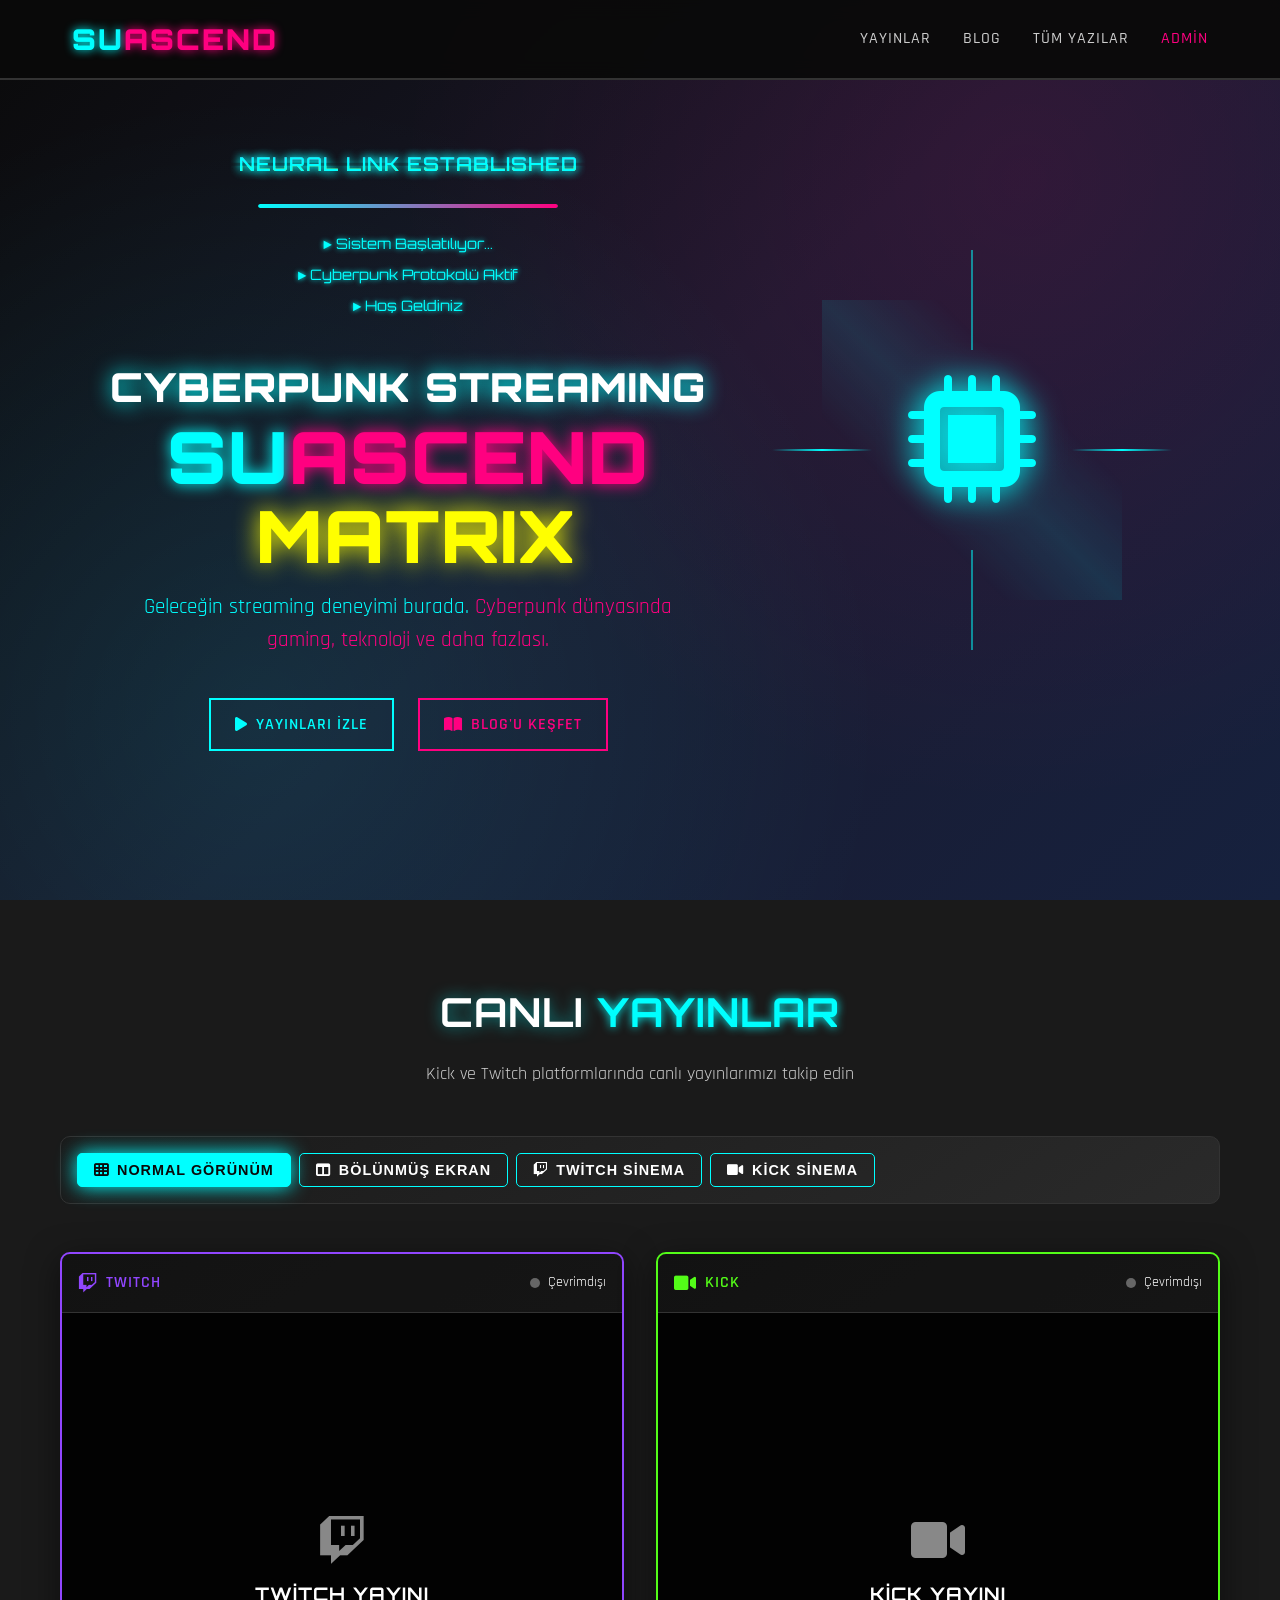
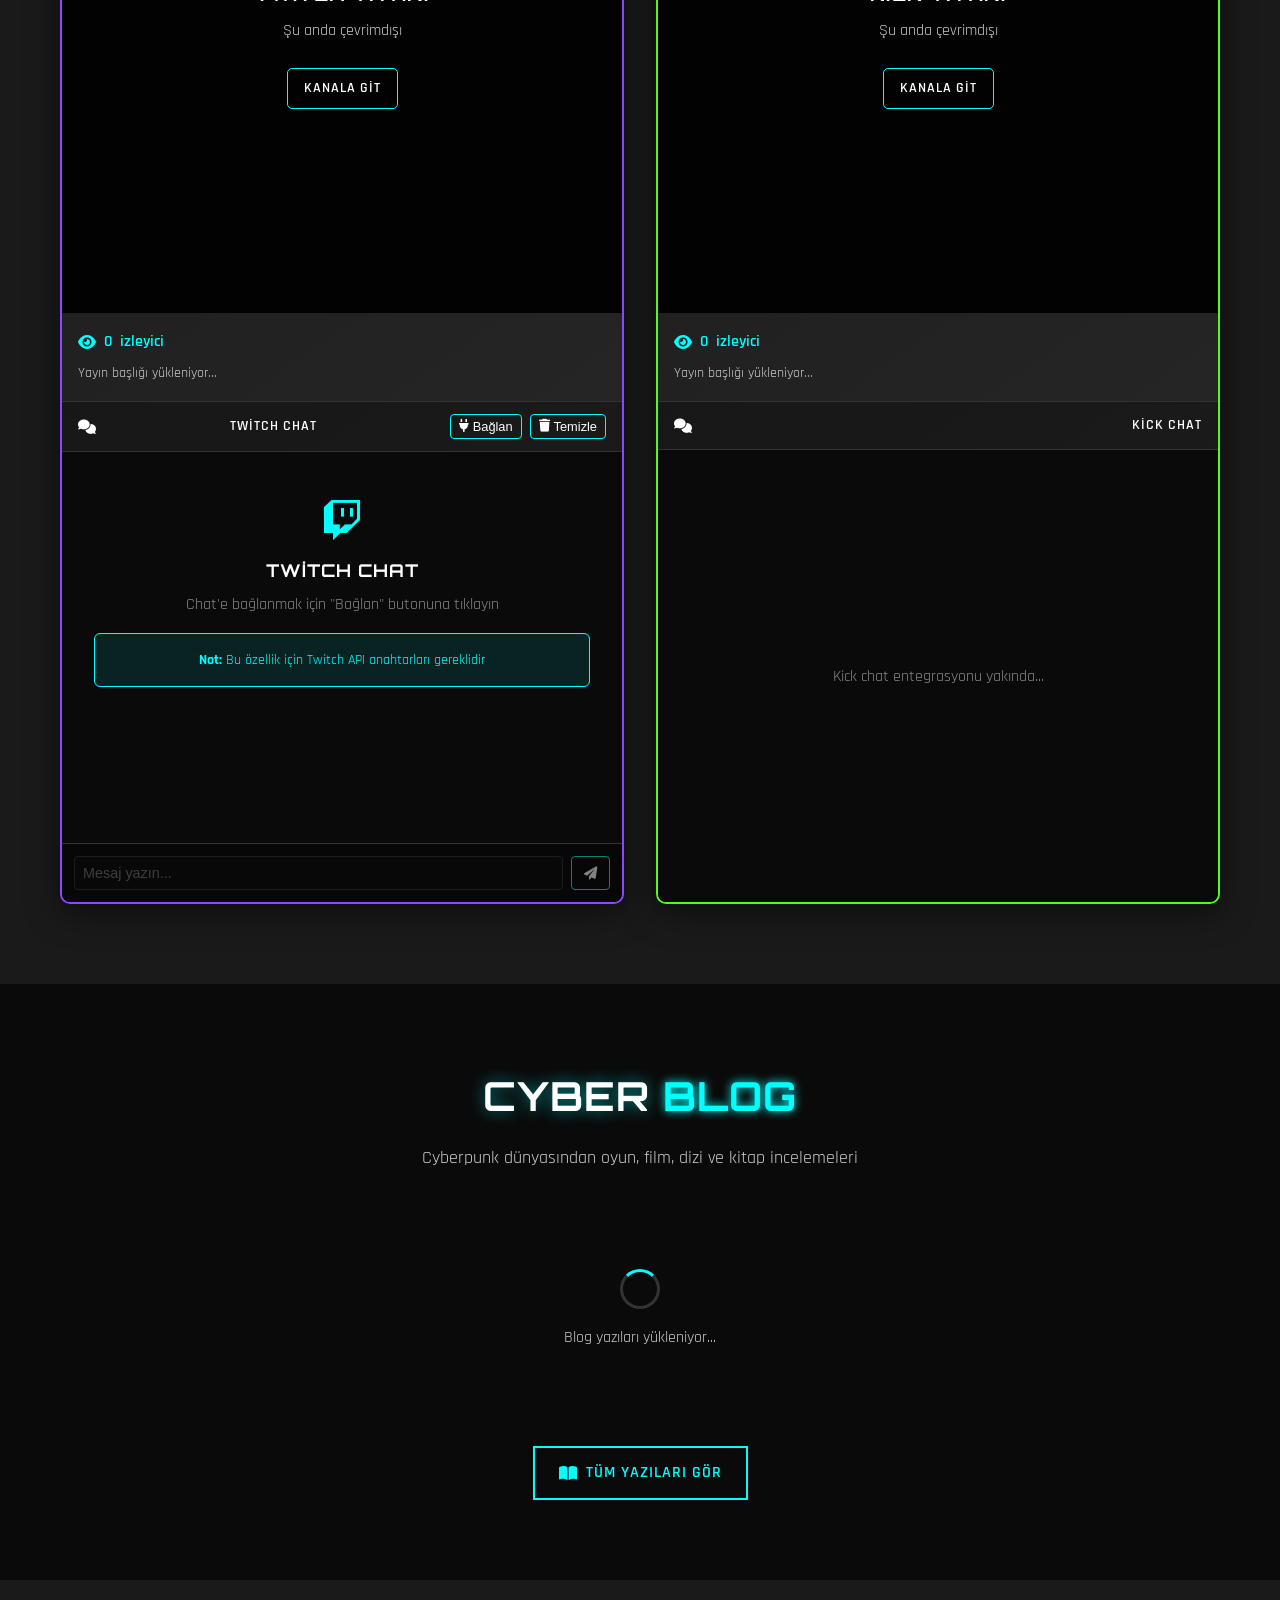
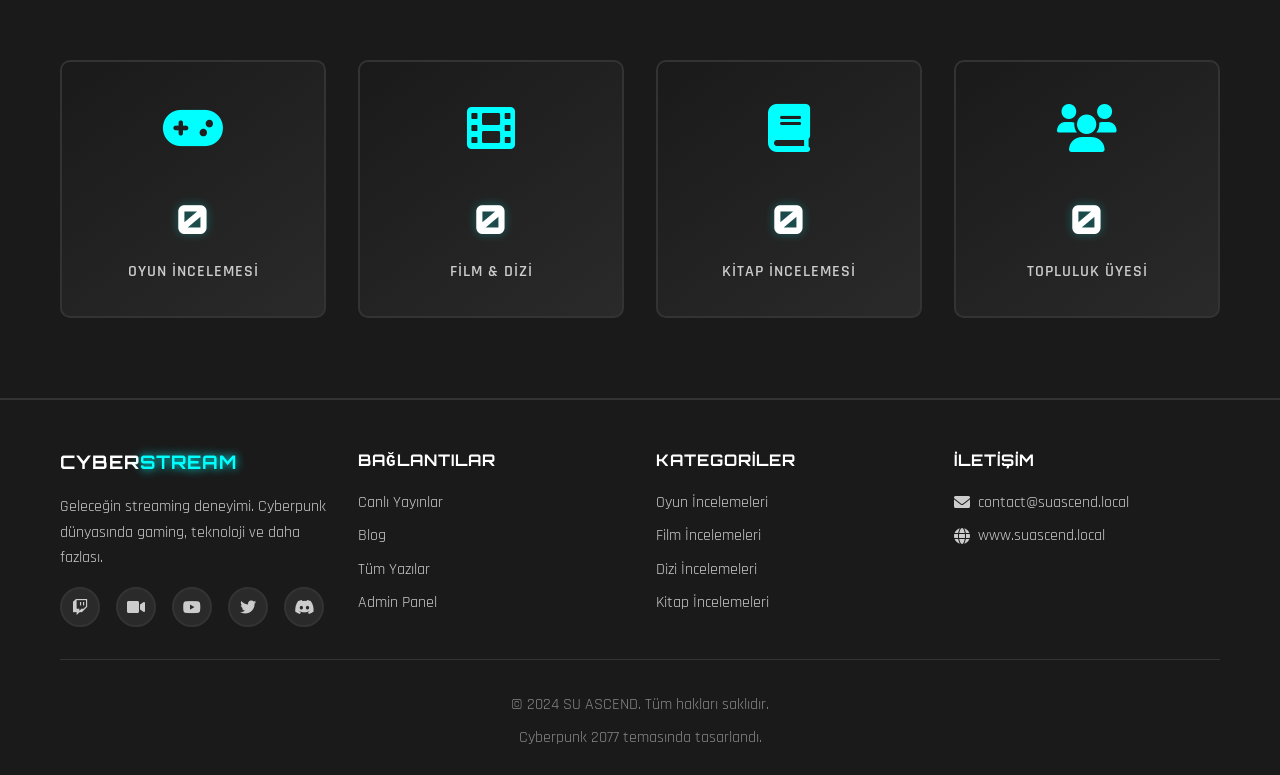
<file: index.html>
<!DOCTYPE html>
<html lang="tr">
<head>
    <meta charset="UTF-8">
    <meta name="viewport" content="width=device-width, initial-scale=1.0">
    <title>Su Ascend - Cyberpunk Streaming & Blog</title>
    <meta name="description" content="Cyberpunk dünyasında gaming, streaming ve daha fazlası. Kick ve Twitch yayınları, blog yazıları ve daha fazlası.">
    <link rel="stylesheet" href="css/style.css?v=2024">
    <style>
        /* PC Optimizasyonu - Büyük Stream Boyutları */
        .stream-player {
            position: relative;
            width: 100%;
            height: 600px !important;
            background: var(--primary-bg);
        }
        
        .stream-chat {
            height: 500px !important;
            display: flex;
            flex-direction: column;
        }
        
        .streams-container.normal .streams-grid {
            display: grid;
            grid-template-columns: 1fr 1fr !important;
            gap: 2rem;
            max-width: 1600px;
            margin: 0 auto;
        }
        
        .stream-panel {
            min-height: 1200px !important;
            max-width: 750px;
        }
        
        /* Bölünmüş Ekran - Sinema Modu Gibi */
         .streams-container.split-screen {
             position: fixed !important;
             top: 0;
             left: 0;
             width: 100vw !important;
             height: 100vh !important;
             background: rgba(0, 0, 0, 0.95) !important;
             z-index: 1000 !important;
             display: flex !important;
             align-items: center !important;
             justify-content: center !important;
             padding: 0 !important;
             margin: 0 !important;
         }
         
         .streams-container.split-screen .streams-grid {
             display: flex !important;
             gap: 0 !important;
             width: 100vw !important;
             height: 100vh !important;
             max-width: none !important;
         }
         
         .streams-container.split-screen .stream-panel {
             flex: 1 !important;
             display: flex !important;
             flex-direction: column !important;
             height: 100vh !important;
             max-width: none !important;
             background: var(--primary-bg) !important;
             border: none !important;
             border-radius: 0 !important;
             margin: 0 !important;
         }
         
         .streams-container.split-screen .stream-header {
             padding: 1rem !important;
             background: rgba(0, 0, 0, 0.8) !important;
             border-bottom: 1px solid var(--border-glow) !important;
         }
         
         .streams-container.split-screen .stream-player {
             flex: 1 !important;
             height: auto !important;
             min-height: 70vh !important;
         }
         
         .streams-container.split-screen .stream-chat {
             height: 25vh !important;
             flex-shrink: 0 !important;
         }
         
         .streams-container.split-screen .stream-info {
             padding: 0.5rem 1rem !important;
             background: rgba(0, 0, 0, 0.8) !important;
         }
        
        /* Büyük ekranlar için daha da büyük boyutlar */
        @media (min-width: 1400px) {
            .stream-player {
                height: 700px !important;
            }
            .stream-chat {
                height: 600px !important;
            }
            .stream-panel {
                max-width: 800px;
            }
        }
        
        /* Disable hover effects in split-screen mode */
        .streams-container.split-screen .stream-panel:hover {
            transform: none !important;
            box-shadow: var(--shadow-card) !important;
        }

        /* Compact close button styles */
        .cinema-close {
            position: fixed !important;
            top: 1rem !important;
            right: 1rem !important;
            width: 40px !important;
            height: 40px !important;
            background: rgba(0, 0, 0, 0.8) !important;
            color: var(--neon-cyan) !important;
            border: 2px solid var(--neon-cyan) !important;
            border-radius: 8px !important;
            cursor: pointer !important;
            font-size: 1.2rem !important;
            z-index: 1001 !important;
            transition: all 0.3s ease !important;
            opacity: 0 !important;
            visibility: hidden !important;
            display: flex !important;
            align-items: center !important;
            justify-content: center !important;
            backdrop-filter: blur(10px) !important;
        }

        /* Show close button when mouse is in top-right area */
        .close-button-trigger {
            position: fixed !important;
            top: 0 !important;
            right: 0 !important;
            width: 120px !important;
            height: 120px !important;
            z-index: 1000 !important;
            pointer-events: auto !important;
            background: transparent !important;
        }

        .close-button-trigger:hover + .cinema-close,
        .cinema-close:hover {
            opacity: 1 !important;
            visibility: visible !important;
        }

        /* Alternative: Show on container hover */
        .streams-container.split-screen:hover .cinema-close,
        .streams-container.cinema-mode:hover .cinema-close {
            opacity: 0.7 !important;
            visibility: visible !important;
        }
        
        /* Tablet ve küçük ekranlar için alt alta */
        @media (max-width: 1200px) {
            .streams-container.normal .streams-grid {
                grid-template-columns: 1fr !important;
            }
            .stream-player {
                height: 400px !important;
            }
            .stream-chat {
                height: 300px !important;
            }
            
            .streams-container.split-screen .streams-grid {
                flex-direction: column !important;
                height: 95vh !important;
            }
            
            .streams-container.split-screen .stream-player {
                min-height: 40vh !important;
            }
            
            .streams-container.split-screen .stream-chat {
                height: 20vh !important;
            }
        }
    </style>
    <link rel="preconnect" href="https://fonts.googleapis.com">
    <link rel="preconnect" href="https://fonts.gstatic.com" crossorigin>
    <link href="https://fonts.googleapis.com/css2?family=Orbitron:wght@400;700;900&family=Rajdhani:wght@300;400;500;600;700&display=swap" rel="stylesheet">
    <link rel="stylesheet" href="https://cdnjs.cloudflare.com/ajax/libs/font-awesome/6.0.0/css/all.min.css">
</head>
<body>
    <!-- Cyber Grid Background -->
    <div class="cyber-grid"></div>
    
    <!-- Header -->
    <header class="header">
        <nav class="navbar">
            <div class="nav-brand">
                <h1 class="logo"><span style="color: #00ffff; text-shadow: 0 0 10px #00ffff;">SU</span><span style="color: #ff0080; text-shadow: 0 0 10px #ff0080;">ASCEND</span></h1>
            </div>
            <ul class="nav-menu">
                <li><a href="#streams" class="nav-link">Yayınlar</a></li>
                <li><a href="#blog" class="nav-link">Blog</a></li>
                <li><a href="blog.html" class="nav-link">Tüm Yazılar</a></li>
                <li><a href="admin/login.html" class="nav-link admin-link">Admin</a></li>
            </ul>
            <div class="hamburger">
                <span></span>
                <span></span>
                <span></span>
            </div>
        </nav>
    </header>

    <!-- Hero Section -->
    <section class="hero">
        <div class="hero-content">
            <div class="hero-intro-animation">
                <div class="glitch-text">
                    <span class="glitch-layer">NEURAL LINK ESTABLISHED</span>
                    <span class="glitch-layer">NEURAL LINK ESTABLISHED</span>
                    <span class="glitch-layer">NEURAL LINK ESTABLISHED</span>
                </div>
                <div class="loading-bar">
                    <div class="loading-progress"></div>
                </div>
                <div class="system-status">
                    <span class="status-line">► Sistem Başlatılıyor...</span>
                    <span class="status-line">► Cyberpunk Protokolü Aktif</span>
                    <span class="status-line">► Hoş Geldiniz</span>
                </div>
            </div>
            
            <h1 class="hero-title">
                <span class="title-line-1">CYBERPUNK STREAMING</span>
                <span class="title-line-2">
                    <span style="color: #00ffff; text-shadow: 0 0 15px #00ffff;">SU</span><span style="color: #ff0080; text-shadow: 0 0 15px #ff0080;">ASCEND</span>
                    <span class="title-matrix">MATRIX</span>
                </span>
            </h1>
            <p class="hero-subtitle">
                <span style="color: #00ffff;">Geleceğin streaming deneyimi burada.</span> 
                <span style="color: #ff0080;">Cyberpunk dünyasında gaming, teknoloji ve daha fazlası.</span>
            </p>
            <div class="hero-buttons">
                <a href="#streams" class="cyber-btn primary">
                    <i class="fas fa-play"></i>
                    <span style="color: #00ffff;">Yayınları İzle</span>
                </a>
                <a href="#blog" class="cyber-btn secondary">
                    <i class="fas fa-book-open"></i>
                    <span style="color: #ff0080;">Blog'u Keşfet</span>
                </a>
            </div>
        </div>
        <div class="hero-visual">
            <div class="cyber-logo">
                <div class="logo-circuit">
                    <i class="fas fa-microchip"></i>
                    <div class="circuit-lines">
                        <div class="circuit-line line-1"></div>
                        <div class="circuit-line line-2"></div>
                        <div class="circuit-line line-3"></div>
                        <div class="circuit-line line-4"></div>
                    </div>
                </div>
                <div class="hologram-effect"></div>
            </div>
        </div>
    </section>

    <!-- Streams Section -->
    <section id="streams" class="streams-section">
        <div class="container">
            <h2 class="section-title">CANLI <span class="accent">YAYINLAR</span></h2>
            <p class="section-subtitle">Kick ve Twitch platformlarında canlı yayınlarımızı takip edin</p>
            
            <!-- Stream Controls -->
            <div class="stream-controls">
                <div class="view-mode-buttons">
                    <button class="cyber-btn-sm active" id="normal-view" onclick="setViewMode('normal')">
                        <i class="fas fa-th"></i>
                        Normal Görünüm
                    </button>
                    <button class="cyber-btn-sm" id="split-view" onclick="setViewMode('split')">
                        <i class="fas fa-columns"></i>
                        Bölünmüş Ekran
                    </button>
                    <button class="cyber-btn-sm" id="cinema-twitch" onclick="setViewMode('cinema-twitch')">
                        <i class="fab fa-twitch"></i>
                        Twitch Sinema
                    </button>
                    <button class="cyber-btn-sm" id="cinema-kick" onclick="setViewMode('cinema-kick')">
                        <i class="fas fa-video"></i>
                        Kick Sinema
                    </button>
                </div>
            </div>
            
            <div class="streams-container" id="streams-container">
                <div class="streams-grid" id="streams-grid">
                <!-- Twitch Stream -->
                <div class="stream-panel twitch">
                    <div class="stream-header">
                        <div class="platform-info">
                            <i class="fab fa-twitch"></i>
                            <span class="platform-name">TWITCH</span>
                        </div>
                        <div class="stream-status" id="twitch-status">
                            <span class="status-indicator offline"></span>
                            <span class="status-text">Çevrimdışı</span>
                        </div>
                    </div>
                    
                    <div class="stream-player">
                        <iframe 
                            id="twitch-player"
                            src="https://player.twitch.tv/?channel=YOUR_TWITCH_USERNAME&parent=localhost&muted=true"
                            frameborder="0"
                            allowfullscreen="true"
                            scrolling="no">
                        </iframe>
                        <div class="stream-overlay offline" id="twitch-overlay">
                            <div class="overlay-content">
                                <i class="fab fa-twitch"></i>
                                <h3>Twitch Yayını</h3>
                                <p>Şu anda çevrimdışı</p>
                                <a href="https://twitch.tv/YOUR_TWITCH_USERNAME" target="_blank" class="cyber-btn-sm">
                                    Kanala Git
                                </a>
                            </div>
                        </div>
                    </div>
                    
                    <div class="stream-info">
                        <div class="viewer-count">
                            <i class="fas fa-eye"></i>
                            <span id="twitch-viewers">0</span> izleyici
                        </div>
                        <div class="stream-title" id="twitch-title">
                            Yayın başlığı yükleniyor...
                        </div>
                    </div>
                    
                    <div class="stream-chat">
                        <div class="chat-header">
                            <i class="fas fa-comments"></i>
                            <span>Twitch Chat</span>
                            <div class="chat-controls">
                                <button id="chat-connect-btn" onclick="toggleTwitchChat()" class="chat-control-btn">
                                    <i class="fas fa-plug"></i>
                                    Bağlan
                                </button>
                                <button id="chat-clear-btn" onclick="clearTwitchChat()" class="chat-control-btn">
                                    <i class="fas fa-trash"></i>
                                    Temizle
                                </button>
                            </div>
                        </div>
                        <div class="chat-container">
                            <div id="twitch-chat-messages" class="chat-messages">
                                <div class="chat-welcome">
                                    <i class="fab fa-twitch"></i>
                                    <h4>Twitch Chat</h4>
                                    <p>Chat'e bağlanmak için "Bağlan" butonuna tıklayın</p>
                                    <div class="chat-info">
                                        <p><strong>Not:</strong> Bu özellik için Twitch API anahtarları gereklidir</p>
                                    </div>
                                </div>
                            </div>
                            <div class="chat-input-area">
                                <input type="text" id="chat-input" placeholder="Mesaj yazın..." disabled>
                                <button id="chat-send-btn" onclick="sendChatMessage()" disabled>
                                    <i class="fas fa-paper-plane"></i>
                                </button>
                            </div>
                        </div>
                    </div>
                </div>

                <!-- Kick Stream -->
                <div class="stream-panel kick">
                    <div class="stream-header">
                        <div class="platform-info">
                            <i class="fas fa-video"></i>
                            <span class="platform-name">KICK</span>
                        </div>
                        <div class="stream-status" id="kick-status">
                            <span class="status-indicator offline"></span>
                            <span class="status-text">Çevrimdışı</span>
                        </div>
                    </div>
                    
                    <div class="stream-player">
                        <iframe 
                            id="kick-player"
                            src="https://player.kick.com/YOUR_KICK_USERNAME"
                            frameborder="0"
                            allowfullscreen="true"
                            scrolling="no">
                        </iframe>
                        <div class="stream-overlay offline" id="kick-overlay">
                            <div class="overlay-content">
                                <i class="fas fa-video"></i>
                                <h3>Kick Yayını</h3>
                                <p>Şu anda çevrimdışı</p>
                                <a href="https://kick.com/YOUR_KICK_USERNAME" target="_blank" class="cyber-btn-sm">
                                    Kanala Git
                                </a>
                            </div>
                        </div>
                    </div>
                    
                    <div class="stream-info">
                        <div class="viewer-count">
                            <i class="fas fa-eye"></i>
                            <span id="kick-viewers">0</span> izleyici
                        </div>
                        <div class="stream-title" id="kick-title">
                            Yayın başlığı yükleniyor...
                        </div>
                    </div>
                    
                    <div class="stream-chat">
                        <div class="chat-header">
                            <i class="fas fa-comments"></i>
                            <span>Kick Chat</span>
                        </div>
                        <div class="chat-placeholder">
                            <p>Kick chat entegrasyonu yakında...</p>
                        </div>
                    </div>
                </div>
            </div>
        </div>
    </section>

    <!-- Blog Section -->
    <section id="blog" class="blog-section">
        <div class="container">
            <h2 class="section-title">CYBER <span class="accent">BLOG</span></h2>
            <p class="section-subtitle">Cyberpunk dünyasından oyun, film, dizi ve kitap incelemeleri</p>
            
            <div class="blog-grid" id="blog-posts">
                <!-- Blog posts will be loaded here via JavaScript -->
                <div class="loading-spinner">
                    <div class="spinner"></div>
                    <p>Blog yazıları yükleniyor...</p>
                </div>
            </div>
            
            <div class="blog-actions">
                <a href="blog.html" class="cyber-btn primary">
                    <i class="fas fa-book-open"></i>
                    Tüm Yazıları Gör
                </a>
            </div>
        </div>
    </section>

    <!-- Stats Section -->
    <section class="stats-section">
        <div class="container">
            <div class="stats-grid">
                <div class="stat-item">
                    <div class="stat-icon">
                        <i class="fas fa-gamepad"></i>
                    </div>
                    <div class="stat-content">
                        <h3 class="stat-number" data-target="150">0</h3>
                        <p class="stat-label">Oyun İncelemesi</p>
                    </div>
                </div>
                
                <div class="stat-item">
                    <div class="stat-icon">
                        <i class="fas fa-film"></i>
                    </div>
                    <div class="stat-content">
                        <h3 class="stat-number" data-target="89">0</h3>
                        <p class="stat-label">Film & Dizi</p>
                    </div>
                </div>
                
                <div class="stat-item">
                    <div class="stat-icon">
                        <i class="fas fa-book"></i>
                    </div>
                    <div class="stat-content">
                        <h3 class="stat-number" data-target="67">0</h3>
                        <p class="stat-label">Kitap İncelemesi</p>
                    </div>
                </div>
                
                <div class="stat-item">
                    <div class="stat-icon">
                        <i class="fas fa-users"></i>
                    </div>
                    <div class="stat-content">
                        <h3 class="stat-number" data-target="2500">0</h3>
                        <p class="stat-label">Topluluk Üyesi</p>
                    </div>
                </div>
            </div>
        </div>
    </section>

    <!-- Footer -->
    <footer class="footer">
        <div class="container">
            <div class="footer-content">
                <div class="footer-section">
                    <h3>CYBER<span class="accent">STREAM</span></h3>
                    <p>Geleceğin streaming deneyimi. Cyberpunk dünyasında gaming, teknoloji ve daha fazlası.</p>
                    <div class="social-links">
                        <a href="https://twitch.tv/YOUR_TWITCH_USERNAME" target="_blank">
                            <i class="fab fa-twitch"></i>
                        </a>
                        <a href="https://kick.com/YOUR_KICK_USERNAME" target="_blank">
                            <i class="fas fa-video"></i>
                        </a>
                        <a href="#" target="_blank">
                            <i class="fab fa-youtube"></i>
                        </a>
                        <a href="#" target="_blank">
                            <i class="fab fa-twitter"></i>
                        </a>
                        <a href="#" target="_blank">
                            <i class="fab fa-discord"></i>
                        </a>
                    </div>
                </div>
                
                <div class="footer-section">
                    <h4>Bağlantılar</h4>
                    <ul>
                        <li><a href="#streams">Canlı Yayınlar</a></li>
                        <li><a href="#blog">Blog</a></li>
                        <li><a href="blog.html">Tüm Yazılar</a></li>
                        <li><a href="admin/login.html">Admin Panel</a></li>
                    </ul>
                </div>
                
                <div class="footer-section">
                    <h4>Kategoriler</h4>
                    <ul>
                        <li><a href="blog.html#oyun">Oyun İncelemeleri</a></li>
                        <li><a href="blog.html#film">Film İncelemeleri</a></li>
                        <li><a href="blog.html#dizi">Dizi İncelemeleri</a></li>
                        <li><a href="blog.html#kitap">Kitap İncelemeleri</a></li>
                    </ul>
                </div>
                
                <div class="footer-section">
                    <h4>İletişim</h4>
                    <div class="contact-info">
                        <p><i class="fas fa-envelope"></i> contact@suascend.local</p>
                        <p><i class="fas fa-globe"></i> www.suascend.local</p>
                    </div>
                </div>
            </div>
            
            <div class="footer-bottom">
                <p>&copy; 2024 SU ASCEND. Tüm hakları saklıdır.</p>
                <p>Cyberpunk 2077 temasında tasarlandı.</p>
            </div>
        </div>
    </footer>

    <!-- Scripts -->
    <script src="js/script.js"></script>
    <script>
        // Load blog posts on page load
        document.addEventListener('DOMContentLoaded', function() {
            loadBlogPosts();
            initStreamStatus();
            animateStats();
            updateStreamLinks();
            setViewMode('normal'); // Initialize normal view
        });
        function updateStreamLinks() {
            const twitchUsername = localStorage.getItem('twitchUsername') || 'suascend';
            const kickUsername = localStorage.getItem('kickUsername') || 'suascend';
            
            // Twitch linklerini güncelle
            const twitchPlayer = document.getElementById('twitch-player');
            const twitchChat = document.getElementById('twitch-chat');
            const twitchLinks = document.querySelectorAll('a[href*="twitch.tv/YOUR_TWITCH_USERNAME"]');
            
            if (twitchPlayer) {
                twitchPlayer.src = `https://player.twitch.tv/?channel=${twitchUsername}&parent=localhost&muted=true`;
            }
            
            if (twitchChat) {
                twitchChat.src = `https://www.twitch.tv/embed/${twitchUsername}/chat?parent=localhost`;
            }
            
            twitchLinks.forEach(link => {
                link.href = `https://twitch.tv/${twitchUsername}`;
            });
            
            // Kick linklerini güncelle
            const kickPlayer = document.getElementById('kick-player');
            const kickLinks = document.querySelectorAll('a[href*="kick.com/YOUR_KICK_USERNAME"]');
            
            if (kickPlayer) {
                kickPlayer.src = `https://player.kick.com/${kickUsername}`;
            }
            
            kickLinks.forEach(link => {
                link.href = `https://kick.com/${kickUsername}`;
            });
            
            console.log('Yayın linkleri güncellendi:', { twitch: twitchUsername, kick: kickUsername });
        }

        // Load blog posts (static demo data)
        function loadBlogPosts() {
            const demoPosts = [
                {
                    title: "Cyberpunk 2077: Phantom Liberty İncelemesi",
                    excerpt: "Night City'ye geri dönüş zamanı! Phantom Liberty genişleme paketi ile Cyberpunk 2077'nin yeni hikayesi...",
                    category: "Oyun",
                    category_icon: "fas fa-gamepad",
                    formatted_date: "15 Aralık 2024",
                    views: 1234,
                    url: "#",
                    featured_image: null
                },
                {
                    title: "Blade Runner 2049: Cyberpunk Sinemanın Zirvesi",
                    excerpt: "Denis Villeneuve'ün yönettiği bu başyapıt, cyberpunk türünün sinematik potansiyelini sonuna kadar kullanıyor...",
                    category: "Film",
                    category_icon: "fas fa-film",
                    formatted_date: "12 Aralık 2024",
                    views: 987,
                    url: "#",
                    featured_image: null
                },
                {
                    title: "Altered Carbon: Bilinç Transferi ve Gelecek",
                    excerpt: "Netflix'in cyberpunk dizisi Altered Carbon, ölümsüzlük ve kimlik kavramlarını sorguluyor...",
                    category: "Dizi",
                    category_icon: "fas fa-tv",
                    formatted_date: "10 Aralık 2024",
                    views: 756,
                    url: "#",
                    featured_image: null
                },
                {
                    title: "Neuromancer: Cyberpunk Türünün Doğuşu",
                    excerpt: "William Gibson'ın bu klasik eseri, cyberpunk türünün temellerini atarak geleceğin teknoloji vizyonunu şekillendirdi...",
                    category: "Kitap",
                    category_icon: "fas fa-book",
                    formatted_date: "8 Aralık 2024",
                    views: 1456,
                    url: "#",
                    featured_image: null
                },
                {
                    title: "Deus Ex: Mankind Divided - Augmentation Etiği",
                    excerpt: "İnsan vücudunun teknolojik gelişimi ve bunun toplumsal sonuçları üzerine derin bir inceleme...",
                    category: "Oyun",
                    category_icon: "fas fa-gamepad",
                    formatted_date: "5 Aralık 2024",
                    views: 892,
                    url: "#",
                    featured_image: null
                },
                {
                    title: "Ghost in the Shell: Ruh ve Makine",
                    excerpt: "Anime klasiği Ghost in the Shell, bilinç ve kimlik sorularını cyberpunk estetiği ile harmanlıyor...",
                    category: "Film",
                    category_icon: "fas fa-film",
                    formatted_date: "3 Aralık 2024",
                    views: 1123,
                    url: "#",
                    featured_image: null
                }
            ];
            
            displayBlogPosts(demoPosts);
        }

        // Display blog posts
        function displayBlogPosts(posts) {
            const blogGrid = document.getElementById('blog-posts');
            blogGrid.innerHTML = '';
            
            posts.forEach(post => {
                const postElement = createPostElement(post);
                blogGrid.appendChild(postElement);
            });
        }

        // Create post element
        function createPostElement(post) {
            const article = document.createElement('article');
            article.className = 'blog-card';
            
            const categoryColor = getCategoryColor(post.category);
            
            article.innerHTML = `
                <div class="blog-card-image">
                    ${post.featured_image ? 
                        `<img src="${post.featured_image}" alt="${post.title}">` :
                        `<div class="placeholder-image"><i class="${post.category_icon}"></i></div>`
                    }
                    <div class="blog-card-category" style="background-color: ${categoryColor}">
                        <i class="${post.category_icon}"></i>
                        ${post.category}
                    </div>
                </div>
                <div class="blog-card-content">
                    <h3 class="blog-card-title">
                        <a href="${post.url}">${post.title}</a>
                    </h3>
                    <p class="blog-card-excerpt">${post.excerpt}</p>
                    <div class="blog-card-meta">
                        <span class="blog-card-date">
                            <i class="fas fa-calendar"></i>
                            ${post.formatted_date}
                        </span>
                        <span class="blog-card-views">
                            <i class="fas fa-eye"></i>
                            ${post.views} görüntüleme
                        </span>
                    </div>
                    <a href="${post.url}" class="blog-card-link">
                        Devamını Oku <i class="fas fa-arrow-right"></i>
                    </a>
                </div>
            `;
            
            return article;
        }

        // Get category color
        function getCategoryColor(category) {
            const colors = {
                'Oyun': '#00ffff',
                'Film': '#ff0080',
                'Dizi': '#8a2be2',
                'Kitap': '#ffff00',
                'Teknoloji': '#00ff41'
            };
            return colors[category] || '#00ffff';
        }

        // Show no posts message
        function showNoPosts() {
            const blogGrid = document.getElementById('blog-posts');
            blogGrid.innerHTML = `
                <div class="no-posts">
                    <i class="fas fa-file-alt"></i>
                    <h3>Henüz blog yazısı bulunmuyor</h3>
                    <p>Yakında cyberpunk dünyasından harika içerikler paylaşacağız!</p>
                </div>
            `;
        }

        // Initialize stream status (mock data for demo)
        function initStreamStatus() {
            // This would normally fetch real stream data from APIs
            updateStreamStatus('twitch', false, 0, 'Yayın başlığı yükleniyor...');
            updateStreamStatus('kick', false, 0, 'Yayın başlığı yükleniyor...');
        }

        // Update stream status
        function updateStreamStatus(platform, isLive, viewers, title) {
            const statusElement = document.getElementById(`${platform}-status`);
            const viewersElement = document.getElementById(`${platform}-viewers`);
            const titleElement = document.getElementById(`${platform}-title`);
            const overlayElement = document.getElementById(`${platform}-overlay`);
            
            if (isLive) {
                statusElement.innerHTML = `
                    <span class="status-indicator live"></span>
                    <span class="status-text">Canlı</span>
                `;
                overlayElement.style.display = 'none';
            } else {
                statusElement.innerHTML = `
                    <span class="status-indicator offline"></span>
                    <span class="status-text">Çevrimdışı</span>
                `;
                overlayElement.style.display = 'flex';
            }
            
            viewersElement.textContent = viewers.toLocaleString();
            titleElement.textContent = title;
        }

        // Animate statistics
        function animateStats() {
            const statNumbers = document.querySelectorAll('.stat-number');
            
            const observer = new IntersectionObserver((entries) => {
                entries.forEach(entry => {
                    if (entry.isIntersecting) {
                        const target = parseInt(entry.target.dataset.target);
                        animateNumber(entry.target, target);
                        observer.unobserve(entry.target);
                    }
                });
            });
            
            statNumbers.forEach(stat => observer.observe(stat));
        }

        // Animate number counting
        function animateNumber(element, target) {
            let current = 0;
            const increment = target / 100;
            const timer = setInterval(() => {
                current += increment;
                if (current >= target) {
                    current = target;
                    clearInterval(timer);
                }
                element.textContent = Math.floor(current).toLocaleString();
            }, 20);
        }

        // View Mode Functions
        let currentViewMode = 'normal';

        function setViewMode(mode) {
            const container = document.getElementById('streams-container');
            const buttons = document.querySelectorAll('.view-mode-buttons .cyber-btn-sm');
            
            // Remove all mode classes
            container.className = 'streams-container';
            buttons.forEach(btn => btn.classList.remove('active'));
            
            // Set new mode
            currentViewMode = mode;
            
            switch(mode) {
                case 'normal':
                    container.classList.add('normal');
                    document.getElementById('normal-view').classList.add('active');
                    // Enable scroll
                    document.body.style.overflow = 'auto';
                    // Remove close button
                    removeCloseButton();
                    break;
                    
                case 'split':
                    container.classList.add('split-screen');
                    document.getElementById('split-view').classList.add('active');
                    // Disable scroll
                    document.body.style.overflow = 'hidden';
                    addCloseButton();
                    break;
                    
                case 'cinema-twitch':
                    container.classList.add('cinema-mode');
                    document.querySelector('.stream-panel.twitch').classList.add('active');
                    document.querySelector('.stream-panel.kick').classList.remove('active');
                    document.getElementById('cinema-twitch').classList.add('active');
                    // Disable scroll
                    document.body.style.overflow = 'hidden';
                    addCloseButton();
                    break;
                    
                case 'cinema-kick':
                    container.classList.add('cinema-mode');
                    document.querySelector('.stream-panel.kick').classList.add('active');
                    document.querySelector('.stream-panel.twitch').classList.remove('active');
                    document.getElementById('cinema-kick').classList.add('active');
                    // Disable scroll
                    document.body.style.overflow = 'hidden';
                    addCloseButton();
                    break;
            }
        }

        function addCloseButton() {
            // Remove existing close button if any
            removeCloseButton();
            
            // Add hover trigger area
            const triggerArea = document.createElement('div');
            triggerArea.className = 'close-button-trigger';
            
            // Add new close button
            const closeBtn = document.createElement('button');
            closeBtn.className = 'cinema-close';
            closeBtn.innerHTML = '<i class="fas fa-times"></i>';
            closeBtn.onclick = () => setViewMode('normal');
            
            // Add hover effects for close button
            closeBtn.addEventListener('mouseenter', () => {
                closeBtn.style.background = 'rgba(0, 255, 255, 0.2)';
                closeBtn.style.borderColor = 'var(--neon-pink)';
                closeBtn.style.color = 'var(--neon-pink)';
                closeBtn.style.transform = 'scale(1.1)';
                closeBtn.style.opacity = '1';
                closeBtn.style.visibility = 'visible';
            });
            
            closeBtn.addEventListener('mouseleave', () => {
                closeBtn.style.background = 'rgba(0, 0, 0, 0.8)';
                closeBtn.style.borderColor = 'var(--neon-cyan)';
                closeBtn.style.color = 'var(--neon-cyan)';
                closeBtn.style.transform = 'scale(1)';
            });
            
            // Show button when mouse enters trigger area
            triggerArea.addEventListener('mouseenter', () => {
                closeBtn.style.opacity = '1';
                closeBtn.style.visibility = 'visible';
            });
            
            triggerArea.addEventListener('mouseleave', () => {
                // Only hide if not hovering the button itself
                setTimeout(() => {
                    if (!closeBtn.matches(':hover')) {
                        closeBtn.style.opacity = '0';
                        closeBtn.style.visibility = 'hidden';
                    }
                }, 100);
            });
            
            // Append elements in correct order
            document.body.appendChild(triggerArea);
            document.body.appendChild(closeBtn);
        }

        function removeCloseButton() {
            const existingBtn = document.querySelector('.cinema-close');
            const existingTrigger = document.querySelector('.close-button-trigger');
            if (existingBtn) {
                existingBtn.remove();
            }
            if (existingTrigger) {
                existingTrigger.remove();
            }
        }

        function addCinemaCloseButton() {
            addCloseButton();
        }

        function handleEscapeKey(event) {
            if (event.key === 'Escape') {
                if (currentViewMode === 'split' || currentViewMode.includes('cinema')) {
                    setViewMode('normal');
                }
            }
        }

        // Add global escape key listener
        document.addEventListener('keydown', handleEscapeKey);

        // Blog post detail functions (add these before the closing script tag)
        function showPostDetail(title) {
            const postContent = getPostContent(title);
            showPostModal(title, postContent);
        }
        
        function getPostContent(title) {
            const posts = {
                'Cyberpunk 2077: Phantom Liberty İncelemesi': {
                    content: `
                        <h2>Cyberpunk 2077: Phantom Liberty İncelemesi</h2>
                        <p><strong>Yayın Tarihi:</strong> 15 Aralık 2024</p>
                        <p><strong>Kategori:</strong> Oyun İncelemesi</p>
                        
                        <h3>Giriş</h3>
                        <p>Night City'ye geri dönüş zamanı! CD Projekt RED'in uzun zamandır beklenen genişleme paketi Phantom Liberty, Cyberpunk 2077'nin hikayesini derinleştiriyor ve oyunculara yepyeni bir macera sunuyor.</p>
                        
                        <h3>Hikaye ve Karakterler</h3>
                        <p>Phantom Liberty, V'nin hikayesini devam ettirirken, yeni karakterler ve kompleks siyasi entrikalar ekliyor. Keanu Reeves'in Johnny Silverhand karakteri yine merkezi bir rol oynuyor.</p>
                        
                        <h3>Oynanış</h3>
                        <p>Genişleme paketi, temel oyunun mekaniğini geliştirirken yeni siber implantlar ve yetenekler ekliyor. Dogtown bölgesi, keşfedilecek yeni alanlar ve yan görevler sunuyor.</p>
                        
                        <h3>Sonuç</h3>
                        <p>Phantom Liberty, Cyberpunk 2077'nin potansiyelini gerçekleştiren mükemmel bir genişleme paketi. Hem yeni hem de eski oyuncular için kesinlikle denemeye değer.</p>
                        
                        <p><strong>Puan:</strong> 9/10</p>
                    `,
                    image: null
                },
                'Blade Runner 2049: Cyberpunk Sinemanın Zirvesi': {
                    content: `
                        <h2>Blade Runner 2049: Cyberpunk Sinemanın Zirvesi</h2>
                        <p><strong>Yayın Tarihi:</strong> 12 Aralık 2024</p>
                        <p><strong>Kategori:</strong> Film İncelemesi</p>
                        
                        <h3>Giriş</h3>
                        <p>Denis Villeneuve'ün yönettiği Blade Runner 2049, orijinal filmin mirasını korurken modern sinema teknikleriyle cyberpunk türünün zirvesine çıkıyor.</p>
                        
                        <h3>Görsel Tasarım</h3>
                        <p>Roger Deakins'in sinematografisi, neon ışıklar ve karanlık atmosferle cyberpunk estetiğini mükemmel şekilde yansıtıyor. Her kare bir sanat eseri.</p>
                        
                        <h3>Hikaye ve Temalar</h3>
                        <p>Film, insan doğası, yapay zeka ve kimlik sorularını derinlemesine işliyor. Ryan Gosling'in K karakteri, izleyiciyi duygusal bir yolculuğa çıkarıyor.</p>
                        
                        <h3>Sonuç</h3>
                        <p>Blade Runner 2049, hem orijinal filmin hayranları hem de yeni izleyiciler için mükemmel bir cyberpunk deneyimi sunuyor.</p>
                        
                        <p><strong>Puan:</strong> 10/10</p>
                    `,
                    image: null
                },
                'Altered Carbon: Bilinç Transferi ve Gelecek': {
                    content: `
                        <h2>Altered Carbon: Bilinç Transferi ve Gelecek</h2>
                        <p><strong>Yayın Tarihi:</strong> 10 Aralık 2024</p>
                        <p><strong>Kategori:</strong> Dizi İncelemesi</p>
                        
                        <h3>Giriş</h3>
                        <p>Netflix'in cyberpunk dizisi Altered Carbon, ölümsüzlük ve kimlik kavramlarını sorguluyor. Richard K. Morgan'ın romanından uyarlanan dizi, gelecekte bilinç transferi teknolojisinin yaygınlaştığı bir dünyayı anlatıyor.</p>
                        
                        <h3>Hikaye ve Dünya</h3>
                        <p>Dizi, insanların bilincini dijital olarak saklayıp farklı bedenlere aktarabildiği bir gelecekte geçiyor. Bu teknoloji, zenginlerin ölümsüz olmasını sağlarken, yoksullar için erişilemez kalıyor.</p>
                        
                        <h3>Karakterler</h3>
                        <p>Takeshi Kovacs karakteri, farklı bedenler arasında geçiş yaparak kimlik ve benlik sorularını gündeme getiriyor. Joel Kinnaman ve Anthony Mackie'nin performansları dikkat çekici.</p>
                        
                        <h3>Sonuç</h3>
                        <p>Altered Carbon, cyberpunk türünün temel temalarını modern bir yaklaşımla ele alıyor. Görsel efektleri ve hikayesi ile izlemeye değer bir yapım.</p>
                        
                        <p><strong>Puan:</strong> 8/10</p>
                    `,
                    image: null
                },
                'Neuromancer: Cyberpunk Türünün Doğuşu': {
                    content: `
                        <h2>Neuromancer: Cyberpunk Türünün Doğuşu</h2>
                        <p><strong>Yayın Tarihi:</strong> 8 Aralık 2024</p>
                        <p><strong>Kategori:</strong> Kitap İncelemesi</p>
                        
                        <h3>Giriş</h3>
                        <p>William Gibson'ın bu klasik eseri, cyberpunk türünün temellerini atarak geleceğin teknoloji vizyonunu şekillendirdi. 1984'te yayınlanan roman, bugün bile güncelliğini koruyor.</p>
                        
                        <h3>Hikaye ve Dünya</h3>
                        <p>Case, eski bir hacker olarak siber uzayda yeni bir görev alır. Gibson'ın yarattığı dijital dünya, internetin yaygınlaşmasından yıllar önce sanal gerçekliği hayal etmişti.</p>
                        
                        <h3>Etki ve Miras</h3>
                        <p>Neuromancer, Matrix filminden Cyberpunk 2077'ye kadar sayısız esere ilham verdi. "Cyberspace" terimini literatüre kazandıran bu eser, bilim kurgu tarihinin dönüm noktalarından biri.</p>
                        
                        <h3>Sonuç</h3>
                        <p>Cyberpunk türünü anlamak isteyenler için mutlaka okunması gereken bir klasik. Gibson'ın vizyoner yaklaşımı, teknolojinin geleceği hakkında hala geçerli öngörüler sunuyor.</p>
                        
                        <p><strong>Puan:</strong> 10/10</p>
                    `,
                    image: null
                },
                'Deus Ex: Mankind Divided - Augmentation Etiği': {
                    content: `
                        <h2>Deus Ex: Mankind Divided - Augmentation Etiği</h2>
                        <p><strong>Yayın Tarihi:</strong> 5 Aralık 2024</p>
                        <p><strong>Kategori:</strong> Oyun İncelemesi</p>
                        
                        <h3>Giriş</h3>
                        <p>İnsan vücudunun teknolojik gelişimi ve bunun toplumsal sonuçları üzerine derin bir inceleme. Deus Ex: Mankind Divided, cyberpunk türünün felsefi sorularını oynanış ile harmanlıyor.</p>
                        
                        <h3>Hikaye ve Temalar</h3>
                        <p>Adam Jensen'ın hikayesi, augmented insanlar ile doğal insanlar arasındaki gerilimi ele alıyor. Oyun, ayrımcılık, teknoloji bağımlılığı ve insan kimliği konularını işliyor.</p>
                        
                        <h3>Oynanış</h3>
                        <p>Stealth, aksiyon ve RPG öğelerini birleştiren oyun, oyunculara farklı yaklaşımlar sunuyor. Augmentation sistemi, karakteri kişiselleştirme imkanı veriyor.</p>
                        
                        <h3>Sonuç</h3>
                        <p>Mankind Divided, cyberpunk oyunları arasında önemli bir yere sahip. Hem eğlenceli hem de düşündürücü bir deneyim sunuyor.</p>
                        
                        <p><strong>Puan:</strong> 8.5/10</p>
                    `,
                    image: null
                },
                'Ghost in the Shell: Ruh ve Makine': {
                    content: `
                        <h2>Ghost in the Shell: Ruh ve Makine</h2>
                        <p><strong>Yayın Tarihi:</strong> 3 Aralık 2024</p>
                        <p><strong>Kategori:</strong> Film İncelemesi</p>
                        
                        <h3>Giriş</h3>
                        <p>Anime klasiği Ghost in the Shell, bilinç ve kimlik sorularını cyberpunk estetiği ile harmanlıyor. Mamoru Oshii'nin yönettiği bu başyapıt, bilim kurgu sinemasının dönüm noktalarından biri.</p>
                        
                        <h3>Görsel Tasarım</h3>
                        <p>1995 yapımı olan film, döneminin çok ötesinde görsel efektler kullanıyor. Cyberpunk şehir tasarımı ve karakter animasyonları bugün bile etkileyici.</p>
                        
                        <h3>Felsefi Derinlik</h3>
                        <p>Film, ruh ve beden ayrımını sorgularken, yapay zekanın bilinç kazanması konusunu ele alıyor. Major Kusanagi'nin kimlik arayışı, izleyiciyi derin düşüncelere sevk ediyor.</p>
                        
                        <h3>Sonuç</h3>
                        <p>Ghost in the Shell, cyberpunk türünün en önemli eserlerinden biri. Hem görsel hem de felsefi açıdan zengin bir deneyim sunuyor.</p>
                        
                        <p><strong>Puan:</strong> 9.5/10</p>
                    `,
                    image: null
                }
            };
            
            return posts[title] || {
                content: `
                    <h2>${title}</h2>
                    <p>Bu yazının detaylı içeriği yakında eklenecek...</p>
                    <p>Cyberpunk dünyasından en güncel haberler ve incelemeleri takip etmeyi unutmayın!</p>
                `,
                image: null
            };
        }
        
        function showPostModal(title, postData) {
            // Modal oluştur
            const modal = document.createElement('div');
            modal.className = 'post-modal';
            modal.innerHTML = `
                <div class="post-modal-content">
                    <div class="post-modal-header">
                        <button class="post-modal-close" onclick="closePostModal()">
                            <i class="fas fa-times"></i>
                        </button>
                    </div>
                    <div class="post-modal-body">
                        ${postData.content}
                    </div>
                </div>
                <div class="post-modal-overlay" onclick="closePostModal()"></div>
            `;
            
            document.body.appendChild(modal);
            document.body.style.overflow = 'hidden';
        }
        
        function closePostModal() {
            const modal = document.querySelector('.post-modal');
            if (modal) {
                modal.remove();
                document.body.style.overflow = 'auto';
            }
        }

        // Add escape key support for modal
        document.addEventListener('keydown', function(e) {
            if (e.key === 'Escape') {
                closePostModal();
            }
        });
</file>
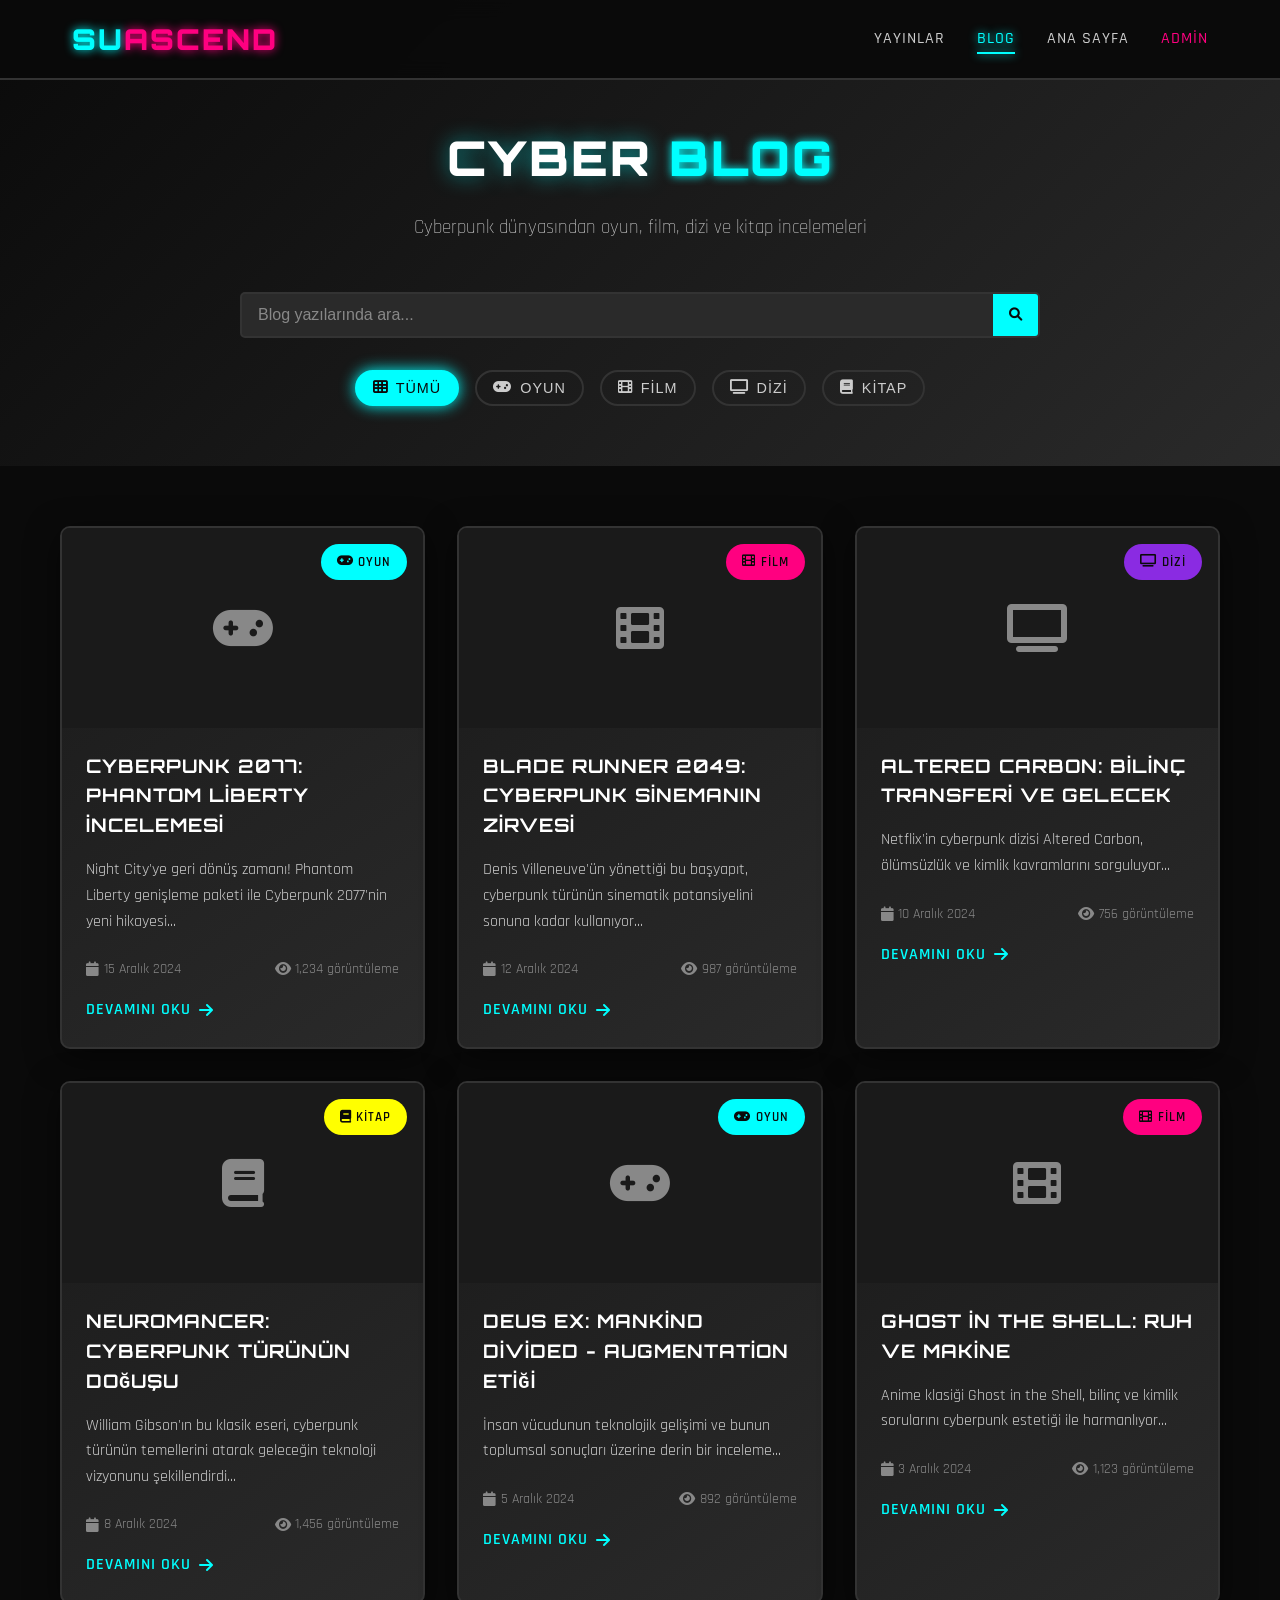
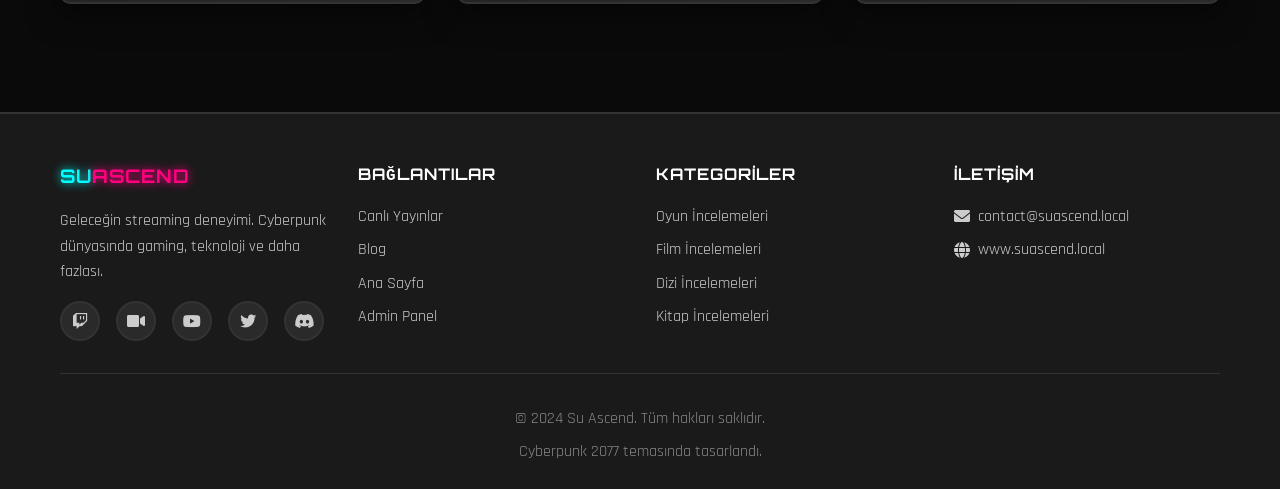
<file: blog.html>
<!DOCTYPE html>
<html lang="tr">
<head>
    <meta charset="UTF-8">
    <meta name="viewport" content="width=device-width, initial-scale=1.0">
    <title>Blog - Su Ascend</title>
    <meta name="description" content="Cyberpunk dünyasından oyun, film, dizi ve kitap incelemeleri. Gaming ve teknoloji blog yazıları.">
    <link rel="stylesheet" href="css/style.css">
    <link rel="preconnect" href="https://fonts.googleapis.com">
    <link rel="preconnect" href="https://fonts.gstatic.com" crossorigin>
    <link href="https://fonts.googleapis.com/css2?family=Orbitron:wght@400;700;900&family=Rajdhani:wght@300;400;500;600;700&display=swap" rel="stylesheet">
    <link rel="stylesheet" href="https://cdnjs.cloudflare.com/ajax/libs/font-awesome/6.0.0/css/all.min.css">
</head>
<body>
    <!-- Cyber Grid Background -->
    <div class="cyber-grid"></div>
    
    <!-- Header -->
    <header class="header">
        <nav class="navbar">
            <div class="nav-brand">
                <h1 class="logo"><a href="index.html"><span style="color: #00ffff; text-shadow: 0 0 10px #00ffff;">SU</span><span style="color: #ff0080; text-shadow: 0 0 10px #ff0080;">ASCEND</span></a></h1>
            </div>
            <ul class="nav-menu">
                <li><a href="index.html#streams" class="nav-link">Yayınlar</a></li>
                <li><a href="blog.html" class="nav-link active">Blog</a></li>
                <li><a href="index.html" class="nav-link">Ana Sayfa</a></li>
                <li><a href="admin/login.html" class="nav-link admin-link">Admin</a></li>
            </ul>
            <div class="hamburger">
                <span></span>
                <span></span>
                <span></span>
            </div>
        </nav>
    </header>

    <!-- Blog Header -->
    <section class="blog-header">
        <div class="container">
            <h1 class="page-title">CYBER <span class="accent">BLOG</span></h1>
            <p class="page-subtitle">
                Cyberpunk dünyasından oyun, film, dizi ve kitap incelemeleri
            </p>
            
            <!-- Search and Filter -->
            <div class="blog-controls">
                <div class="search-form">
                    <div class="search-input-group">
                        <input type="text" id="search-input" placeholder="Blog yazılarında ara..." class="search-input">
                        <button type="button" id="search-btn" class="search-btn">
                            <i class="fas fa-search"></i>
                        </button>
                    </div>
                </div>
                
                <div class="category-filter">
                    <button class="filter-btn active" data-category="">
                        <i class="fas fa-th"></i>
                        Tümü
                    </button>
                    <button class="filter-btn" data-category="Oyun">
                        <i class="fas fa-gamepad"></i>
                        Oyun
                    </button>
                    <button class="filter-btn" data-category="Film">
                        <i class="fas fa-film"></i>
                        Film
                    </button>
                    <button class="filter-btn" data-category="Dizi">
                        <i class="fas fa-tv"></i>
                        Dizi
                    </button>
                    <button class="filter-btn" data-category="Kitap">
                        <i class="fas fa-book"></i>
                        Kitap
                    </button>
                </div>
            </div>
        </div>
    </section>

    <!-- Blog Content -->
    <section class="blog-content">
        <div class="container">
            <div class="filter-info" id="filter-info" style="display: none;">
                <p id="filter-text"></p>
                <button id="clear-filters" class="cyber-btn secondary">
                    <i class="fas fa-times"></i>
                    Filtreleri Temizle
                </button>
            </div>
            
            <div class="blog-grid" id="blog-posts">
                <!-- Demo blog posts -->
                <article class="blog-card" data-category="Oyun">
                    <div class="blog-card-image">
                        <div class="placeholder-image">
                            <i class="fas fa-gamepad"></i>
                        </div>
                        <div class="blog-card-category" style="background-color: #00ffff">
                            <i class="fas fa-gamepad"></i>
                            Oyun
                        </div>
                    </div>
                    <div class="blog-card-content">
                        <h3 class="blog-card-title">
                            <a href="#" onclick="showPostDetail('Cyberpunk 2077: Phantom Liberty İncelemesi')">Cyberpunk 2077: Phantom Liberty İncelemesi</a>
                        </h3>
                        <p class="blog-card-excerpt">
                            Night City'ye geri dönüş zamanı! Phantom Liberty genişleme paketi ile Cyberpunk 2077'nin yeni hikayesi...
                        </p>
                        <div class="blog-card-meta">
                            <span class="blog-card-date">
                                <i class="fas fa-calendar"></i>
                                15 Aralık 2024
                            </span>
                            <span class="blog-card-views">
                                <i class="fas fa-eye"></i>
                                1,234 görüntüleme
                            </span>
                        </div>
                        <a href="#" onclick="showPostDetail('Cyberpunk 2077: Phantom Liberty İncelemesi')" class="blog-card-link">
                            Devamını Oku <i class="fas fa-arrow-right"></i>
                        </a>
                    </div>
                </article>

                <article class="blog-card" data-category="Film">
                    <div class="blog-card-image">
                        <div class="placeholder-image">
                            <i class="fas fa-film"></i>
                        </div>
                        <div class="blog-card-category" style="background-color: #ff0080">
                            <i class="fas fa-film"></i>
                            Film
                        </div>
                    </div>
                    <div class="blog-card-content">
                        <h3 class="blog-card-title">
                            <a href="#" onclick="showPostDetail('Blade Runner 2049: Cyberpunk Sinemanın Zirvesi')">Blade Runner 2049: Cyberpunk Sinemanın Zirvesi</a>
                        </h3>
                        <p class="blog-card-excerpt">
                            Denis Villeneuve'ün yönettiği bu başyapıt, cyberpunk türünün sinematik potansiyelini sonuna kadar kullanıyor...
                        </p>
                        <div class="blog-card-meta">
                            <span class="blog-card-date">
                                <i class="fas fa-calendar"></i>
                                12 Aralık 2024
                            </span>
                            <span class="blog-card-views">
                                <i class="fas fa-eye"></i>
                                987 görüntüleme
                            </span>
                        </div>
                        <a href="#" onclick="showPostDetail('Blade Runner 2049: Cyberpunk Sinemanın Zirvesi')" class="blog-card-link">
                            Devamını Oku <i class="fas fa-arrow-right"></i>
                        </a>
                    </div>
                </article>

                <article class="blog-card" data-category="Dizi">
                    <div class="blog-card-image">
                        <div class="placeholder-image">
                            <i class="fas fa-tv"></i>
                        </div>
                        <div class="blog-card-category" style="background-color: #8a2be2">
                            <i class="fas fa-tv"></i>
                            Dizi
                        </div>
                    </div>
                    <div class="blog-card-content">
                        <h3 class="blog-card-title">
                            <a href="#" onclick="showPostDetail('Altered Carbon: Bilinç Transferi ve Gelecek')">Altered Carbon: Bilinç Transferi ve Gelecek</a>
                        </h3>
                        <p class="blog-card-excerpt">
                            Netflix'in cyberpunk dizisi Altered Carbon, ölümsüzlük ve kimlik kavramlarını sorguluyor...
                        </p>
                        <div class="blog-card-meta">
                            <span class="blog-card-date">
                                <i class="fas fa-calendar"></i>
                                10 Aralık 2024
                            </span>
                            <span class="blog-card-views">
                                <i class="fas fa-eye"></i>
                                756 görüntüleme
                            </span>
                        </div>
                        <a href="#" onclick="showPostDetail('Altered Carbon: Bilinç Transferi ve Gelecek')" class="blog-card-link">
                            Devamını Oku <i class="fas fa-arrow-right"></i>
                        </a>
                    </div>
                </article>

                <article class="blog-card" data-category="Kitap">
                    <div class="blog-card-image">
                        <div class="placeholder-image">
                            <i class="fas fa-book"></i>
                        </div>
                        <div class="blog-card-category" style="background-color: #ffff00">
                            <i class="fas fa-book"></i>
                            Kitap
                        </div>
                    </div>
                    <div class="blog-card-content">
                        <h3 class="blog-card-title">
                            <a href="#" onclick="showPostDetail('Neuromancer: Cyberpunk Türünün Doğuşu')">Neuromancer: Cyberpunk Türünün Doğuşu</a>
                        </h3>
                        <p class="blog-card-excerpt">
                            William Gibson'ın bu klasik eseri, cyberpunk türünün temellerini atarak geleceğin teknoloji vizyonunu şekillendirdi...
                        </p>
                        <div class="blog-card-meta">
                            <span class="blog-card-date">
                                <i class="fas fa-calendar"></i>
                                8 Aralık 2024
                            </span>
                            <span class="blog-card-views">
                                <i class="fas fa-eye"></i>
                                1,456 görüntüleme
                            </span>
                        </div>
                        <a href="#" onclick="showPostDetail('Neuromancer: Cyberpunk Türünün Doğuşu')" class="blog-card-link">
                            Devamını Oku <i class="fas fa-arrow-right"></i>
                        </a>
                    </div>
                </article>

                <article class="blog-card" data-category="Oyun">
                    <div class="blog-card-image">
                        <div class="placeholder-image">
                            <i class="fas fa-gamepad"></i>
                        </div>
                        <div class="blog-card-category" style="background-color: #00ffff">
                            <i class="fas fa-gamepad"></i>
                            Oyun
                        </div>
                    </div>
                    <div class="blog-card-content">
                        <h3 class="blog-card-title">
                            <a href="#" onclick="showPostDetail('Deus Ex: Mankind Divided - Augmentation Etiği')">Deus Ex: Mankind Divided - Augmentation Etiği</a>
                        </h3>
                        <p class="blog-card-excerpt">
                            İnsan vücudunun teknolojik gelişimi ve bunun toplumsal sonuçları üzerine derin bir inceleme...
                        </p>
                        <div class="blog-card-meta">
                            <span class="blog-card-date">
                                <i class="fas fa-calendar"></i>
                                5 Aralık 2024
                            </span>
                            <span class="blog-card-views">
                                <i class="fas fa-eye"></i>
                                892 görüntüleme
                            </span>
                        </div>
                        <a href="#" onclick="showPostDetail('Deus Ex: Mankind Divided - Augmentation Etiği')" class="blog-card-link">
                            Devamını Oku <i class="fas fa-arrow-right"></i>
                        </a>
                    </div>
                </article>

                <article class="blog-card" data-category="Film">
                    <div class="blog-card-image">
                        <div class="placeholder-image">
                            <i class="fas fa-film"></i>
                        </div>
                        <div class="blog-card-category" style="background-color: #ff0080">
                            <i class="fas fa-film"></i>
                            Film
                        </div>
                    </div>
                    <div class="blog-card-content">
                        <h3 class="blog-card-title">
                            <a href="#" onclick="showPostDetail('Ghost in the Shell: Ruh ve Makine')">Ghost in the Shell: Ruh ve Makine</a>
                        </h3>
                        <p class="blog-card-excerpt">
                            Anime klasiği Ghost in the Shell, bilinç ve kimlik sorularını cyberpunk estetiği ile harmanlıyor...
                        </p>
                        <div class="blog-card-meta">
                            <span class="blog-card-date">
                                <i class="fas fa-calendar"></i>
                                3 Aralık 2024
                            </span>
                            <span class="blog-card-views">
                                <i class="fas fa-eye"></i>
                                1,123 görüntüleme
                            </span>
                        </div>
                        <a href="#" onclick="showPostDetail('Ghost in the Shell: Ruh ve Makine')" class="blog-card-link">
                            Devamını Oku <i class="fas fa-arrow-right"></i>
                        </a>
                    </div>
                </article>
            </div>
            
            <div class="no-posts" id="no-posts" style="display: none;">
                <div class="no-posts-icon">
                    <i class="fas fa-file-alt"></i>
                </div>
                <h3>Yazı bulunamadı</h3>
                <p>Arama kriterlerinize uygun blog yazısı bulunamadı. Farklı anahtar kelimeler deneyin.</p>
                <button onclick="clearFilters()" class="cyber-btn primary">
                    <i class="fas fa-home"></i>
                    Tüm Yazıları Gör
                </button>
            </div>
        </div>
    </section>

    <!-- Footer -->
    <footer class="footer">
        <div class="container">
            <div class="footer-content">
                <div class="footer-section">
                    <h3><span style="color: #00ffff; text-shadow: 0 0 10px #00ffff;">SU</span><span style="color: #ff0080; text-shadow: 0 0 10px #ff0080;">ASCEND</span></h3>
                    <p>Geleceğin streaming deneyimi. Cyberpunk dünyasında gaming, teknoloji ve daha fazlası.</p>
                    <div class="social-links">
                        <a href="https://twitch.tv/YOUR_TWITCH_USERNAME" target="_blank">
                            <i class="fab fa-twitch"></i>
                        </a>
                        <a href="https://kick.com/YOUR_KICK_USERNAME" target="_blank">
                            <i class="fas fa-video"></i>
                        </a>
                        <a href="#" target="_blank">
                            <i class="fab fa-youtube"></i>
                        </a>
                        <a href="#" target="_blank">
                            <i class="fab fa-twitter"></i>
                        </a>
                        <a href="#" target="_blank">
                            <i class="fab fa-discord"></i>
                        </a>
                    </div>
                </div>
                
                <div class="footer-section">
                    <h4>Bağlantılar</h4>
                    <ul>
                        <li><a href="index.html#streams">Canlı Yayınlar</a></li>
                        <li><a href="blog.html">Blog</a></li>
                        <li><a href="index.html">Ana Sayfa</a></li>
                        <li><a href="admin/login.html">Admin Panel</a></li>
                    </ul>
                </div>
                
                <div class="footer-section">
                    <h4>Kategoriler</h4>
                    <ul>
                        <li><a href="#" onclick="filterByCategory('Oyun')">Oyun İncelemeleri</a></li>
                        <li><a href="#" onclick="filterByCategory('Film')">Film İncelemeleri</a></li>
                        <li><a href="#" onclick="filterByCategory('Dizi')">Dizi İncelemeleri</a></li>
                        <li><a href="#" onclick="filterByCategory('Kitap')">Kitap İncelemeleri</a></li>
                    </ul>
                </div>
                
                <div class="footer-section">
                    <h4>İletişim</h4>
                    <div class="contact-info">
                        <p><i class="fas fa-envelope"></i> contact@suascend.local</p>
                        <p><i class="fas fa-globe"></i> www.suascend.local</p>
                    </div>
                </div>
            </div>
            
            <div class="footer-bottom">
                <p>&copy; 2024 Su Ascend. Tüm hakları saklıdır.</p>
                <p>Cyberpunk 2077 temasında tasarlandı.</p>
            </div>
        </div>
    </footer>

    <!-- Scripts -->
    <script src="js/script.js"></script>
    <script>
        // Blog filtering functionality
        let currentCategory = '';
        let currentSearch = '';

        document.addEventListener('DOMContentLoaded', function() {
            initBlogFilters();
        });

        function initBlogFilters() {
            // Category filter buttons
            const filterBtns = document.querySelectorAll('.filter-btn');
            filterBtns.forEach(btn => {
                btn.addEventListener('click', function() {
                    const category = this.dataset.category;
                    filterByCategory(category);
                });
            });

            // Search functionality
            const searchInput = document.getElementById('search-input');
            const searchBtn = document.getElementById('search-btn');
            
            searchBtn.addEventListener('click', performSearch);
            searchInput.addEventListener('keypress', function(e) {
                if (e.key === 'Enter') {
                    performSearch();
                }
            });

            // Clear filters
            document.getElementById('clear-filters').addEventListener('click', clearFilters);
        }

        function filterByCategory(category) {
            currentCategory = category;
            
            // Update active button
            const filterBtns = document.querySelectorAll('.filter-btn');
            filterBtns.forEach(btn => {
                btn.classList.remove('active');
                if (btn.dataset.category === category) {
                    btn.classList.add('active');
                }
            });

            applyFilters();
        }

        function performSearch() {
            currentSearch = document.getElementById('search-input').value.toLowerCase().trim();
            applyFilters();
        }

        function applyFilters() {
            const posts = document.querySelectorAll('.blog-card');
            const filterInfo = document.getElementById('filter-info');
            const filterText = document.getElementById('filter-text');
            const noPosts = document.getElementById('no-posts');
            let visibleCount = 0;

            posts.forEach(post => {
                const postCategory = post.dataset.category;
                const postTitle = post.querySelector('.blog-card-title a').textContent.toLowerCase();
                const postExcerpt = post.querySelector('.blog-card-excerpt').textContent.toLowerCase();
                
                let showPost = true;

                // Category filter
                if (currentCategory && postCategory !== currentCategory) {
                    showPost = false;
                }

                // Search filter
                if (currentSearch && !postTitle.includes(currentSearch) && !postExcerpt.includes(currentSearch)) {
                    showPost = false;
                }

                if (showPost) {
                    post.style.display = 'block';
                    visibleCount++;
                } else {
                    post.style.display = 'none';
                }
            });

            // Update filter info
            if (currentCategory || currentSearch) {
                let infoText = '';
                if (currentSearch) {
                    infoText += `"<strong>${currentSearch}</strong>" için arama sonuçları `;
                }
                if (currentCategory) {
                    infoText += `<strong>${currentCategory}</strong> kategorisindeki yazılar `;
                }
                infoText += `- <span class="result-count">${visibleCount} yazı bulundu</span>`;
                
                filterText.innerHTML = infoText;
                filterInfo.style.display = 'block';
            } else {
                filterInfo.style.display = 'none';
            }

            // Show/hide no posts message
            if (visibleCount === 0) {
                noPosts.style.display = 'block';
                document.getElementById('blog-posts').style.display = 'none';
            } else {
                noPosts.style.display = 'none';
                document.getElementById('blog-posts').style.display = 'grid';
            }
        }

        function clearFilters() {
            currentCategory = '';
            currentSearch = '';
            document.getElementById('search-input').value = '';
            
            // Reset active button
            const filterBtns = document.querySelectorAll('.filter-btn');
            filterBtns.forEach(btn => {
                btn.classList.remove('active');
                if (btn.dataset.category === '') {
                    btn.classList.add('active');
                }
            });

            applyFilters();
        }

        function showPostDetail(title) {
            // Blog yazısı detay sayfasına yönlendirme
            const postSlug = title.toLowerCase()
                .replace(/[^a-z0-9\s]/g, '')
                .replace(/\s+/g, '-')
                .replace(/^-+|-+$/g, '');
            
            // Geçici olarak alert göster, ileride gerçek sayfa oluşturulacak
            const postContent = getPostContent(title);
            
            // Modal veya yeni sayfa açma
            showPostModal(title, postContent);
        }
        
        function getPostContent(title) {
            const posts = {
                'Cyberpunk 2077: Phantom Liberty İncelemesi': {
                    content: `
                        <h2>Cyberpunk 2077: Phantom Liberty İncelemesi</h2>
                        <p><strong>Yayın Tarihi:</strong> 15 Aralık 2024</p>
                        <p><strong>Kategori:</strong> Oyun İncelemesi</p>
                        
                        <h3>Giriş</h3>
                        <p>Night City'ye geri dönüş zamanı! CD Projekt RED'in uzun zamandır beklenen genişleme paketi Phantom Liberty, Cyberpunk 2077'nin hikayesini derinleştiriyor ve oyunculara yepyeni bir macera sunuyor.</p>
                        
                        <h3>Hikaye ve Karakterler</h3>
                        <p>Phantom Liberty, V'nin hikayesini devam ettirirken, yeni karakterler ve kompleks siyasi entrikalar ekliyor. Keanu Reeves'in Johnny Silverhand karakteri yine merkezi bir rol oynuyor.</p>
                        
                        <h3>Oynanış</h3>
                        <p>Genişleme paketi, temel oyunun mekaniğini geliştirirken yeni siber implantlar ve yetenekler ekliyor. Dogtown bölgesi, keşfedilecek yeni alanlar ve yan görevler sunuyor.</p>
                        
                        <h3>Sonuç</h3>
                        <p>Phantom Liberty, Cyberpunk 2077'nin potansiyelini gerçekleştiren mükemmel bir genişleme paketi. Hem yeni hem de eski oyuncular için kesinlikle denemeye değer.</p>
                        
                        <p><strong>Puan:</strong> 9/10</p>
                    `,
                    image: null
                },
                'Blade Runner 2049: Cyberpunk Sinemanın Zirvesi': {
                    content: `
                        <h2>Blade Runner 2049: Cyberpunk Sinemanın Zirvesi</h2>
                        <p><strong>Yayın Tarihi:</strong> 12 Aralık 2024</p>
                        <p><strong>Kategori:</strong> Film İncelemesi</p>
                        
                        <h3>Giriş</h3>
                        <p>Denis Villeneuve'ün yönettiği Blade Runner 2049, orijinal filmin mirasını korurken modern sinema teknikleriyle cyberpunk türünün zirvesine çıkıyor.</p>
                        
                        <h3>Görsel Tasarım</h3>
                        <p>Roger Deakins'in sinematografisi, neon ışıklar ve karanlık atmosferle cyberpunk estetiğini mükemmel şekilde yansıtıyor. Her kare bir sanat eseri.</p>
                        
                        <h3>Hikaye ve Temalar</h3>
                        <p>Film, insan doğası, yapay zeka ve kimlik sorularını derinlemesine işliyor. Ryan Gosling'in K karakteri, izleyiciyi duygusal bir yolculuğa çıkarıyor.</p>
                        
                        <h3>Sonuç</h3>
                        <p>Blade Runner 2049, hem orijinal filmin hayranları hem de yeni izleyiciler için mükemmel bir cyberpunk deneyimi sunuyor.</p>
                        
                        <p><strong>Puan:</strong> 10/10</p>
                    `,
                    image: null
                }
            };
            
            return posts[title] || {
                content: `
                    <h2>${title}</h2>
                    <p>Bu yazının detaylı içeriği yakında eklenecek...</p>
                    <p>Cyberpunk dünyasından en güncel haberler ve incelemeleri takip etmeyi unutmayın!</p>
                `,
                image: null
            };
        }
        
        function showPostModal(title, postData) {
            // Modal oluştur
            const modal = document.createElement('div');
            modal.className = 'post-modal';
            modal.innerHTML = `
                <div class="post-modal-content">
                    <div class="post-modal-header">
                        <button class="post-modal-close" onclick="closePostModal()">
                            <i class="fas fa-times"></i>
                        </button>
                    </div>
                    <div class="post-modal-body">
                        ${postData.content}
                    </div>
                </div>
                <div class="post-modal-overlay" onclick="closePostModal()"></div>
            `;
            
            document.body.appendChild(modal);
            document.body.style.overflow = 'hidden';
        }
        
        function closePostModal() {
            const modal = document.querySelector('.post-modal');
            if (modal) {
                modal.remove();
                document.body.style.overflow = 'auto';
            }
        }
    </script>
</body>
</html>
</file>
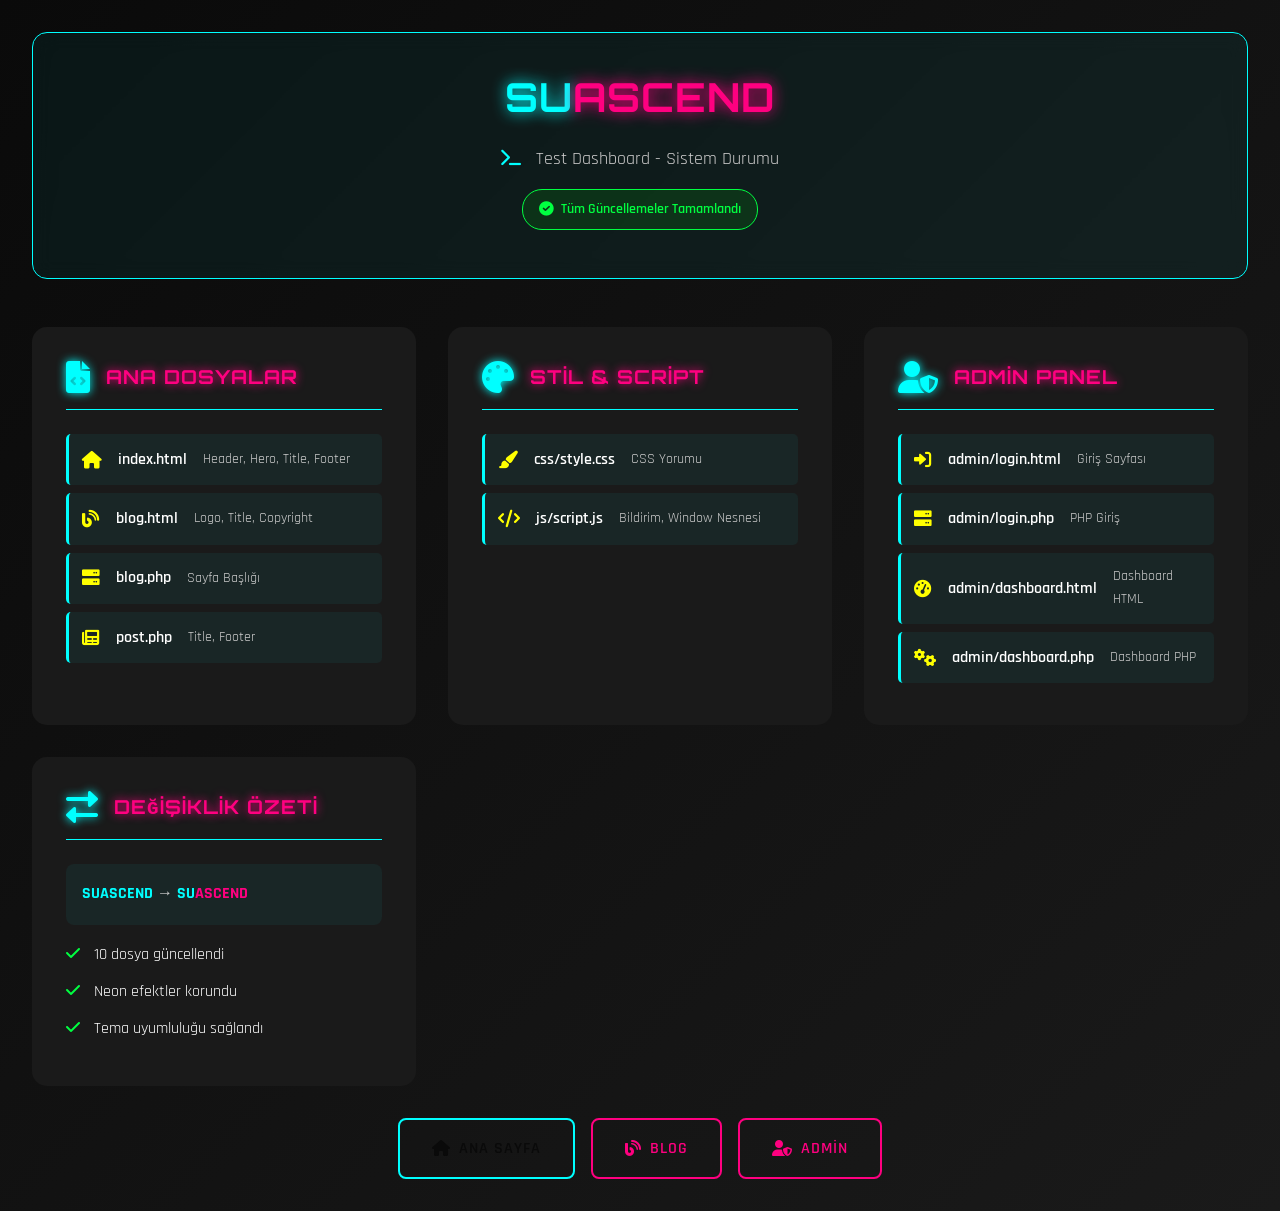
<file: test.html>
<!DOCTYPE html>
<html lang="tr">
<head>
    <meta charset="UTF-8">
    <meta name="viewport" content="width=device-width, initial-scale=1.0">
    <title>Su Ascend - Test Dashboard</title>
    <link rel="stylesheet" href="css/style.css">
    <link rel="preconnect" href="https://fonts.googleapis.com">
    <link rel="preconnect" href="https://fonts.gstatic.com" crossorigin>
    <link href="https://fonts.googleapis.com/css2?family=Orbitron:wght@400;700;900&family=Rajdhani:wght@300;400;500;600;700&display=swap" rel="stylesheet">
    <link rel="stylesheet" href="https://cdnjs.cloudflare.com/ajax/libs/font-awesome/6.0.0/css/all.min.css">
    <style>
        .test-dashboard {
            min-height: 100vh;
            padding: 2rem;
            background: linear-gradient(135deg, var(--primary-bg) 0%, var(--secondary-bg) 100%);
        }
        
        .dashboard-header {
            text-align: center;
            margin-bottom: 3rem;
            padding: 2rem;
            background: rgba(0, 255, 255, 0.05);
            border: 1px solid var(--neon-cyan);
            border-radius: 15px;
            backdrop-filter: blur(10px);
        }
        
        .dashboard-grid {
            display: grid;
            grid-template-columns: repeat(auto-fit, minmax(350px, 1fr));
            gap: 2rem;
            max-width: 1400px;
            margin: 0 auto;
        }
        
        .dashboard-card {
            background: var(--secondary-bg);
            border: 2px solid transparent;
            border-radius: 15px;
            padding: 2rem;
            transition: all 0.3s ease;
            position: relative;
            overflow: hidden;
        }
        
        .dashboard-card::before {
            content: '';
            position: absolute;
            top: 0;
            left: 0;
            right: 0;
            bottom: 0;
            background: linear-gradient(45deg, var(--neon-cyan), var(--neon-pink));
            opacity: 0;
            transition: opacity 0.3s ease;
            z-index: -1;
        }
        
        .dashboard-card:hover::before {
            opacity: 0.1;
        }
        
        .dashboard-card:hover {
            border-color: var(--neon-cyan);
            box-shadow: 0 0 30px rgba(0, 255, 255, 0.3);
            transform: translateY(-5px);
        }
        
        .card-header {
            display: flex;
            align-items: center;
            margin-bottom: 1.5rem;
            padding-bottom: 1rem;
            border-bottom: 1px solid var(--neon-cyan);
        }
        
        .card-icon {
            font-size: 2rem;
            margin-right: 1rem;
            color: var(--neon-cyan);
            text-shadow: 0 0 10px var(--neon-cyan);
        }
        
        .card-title {
            font-family: 'Orbitron', monospace;
            font-size: 1.2rem;
            color: var(--neon-pink);
            text-shadow: 0 0 10px var(--neon-pink);
            margin: 0;
        }
        
        .file-list {
            list-style: none;
            padding: 0;
            margin: 0;
        }
        
        .file-item {
            display: flex;
            align-items: center;
            padding: 0.8rem;
            margin: 0.5rem 0;
            background: rgba(0, 255, 255, 0.05);
            border-left: 3px solid var(--neon-cyan);
            border-radius: 5px;
            transition: all 0.3s ease;
        }
        
        .file-item:hover {
            background: rgba(0, 255, 255, 0.1);
            transform: translateX(5px);
        }
        
        .file-icon {
            color: var(--neon-yellow);
            margin-right: 1rem;
            font-size: 1.1rem;
        }
        
        .file-name {
            font-weight: 600;
            color: var(--text-primary);
            margin-right: 1rem;
        }
        
        .file-desc {
            color: var(--text-secondary);
            font-size: 0.9rem;
        }
        
        .status-badge {
            display: inline-flex;
            align-items: center;
            padding: 0.5rem 1rem;
            background: rgba(0, 255, 0, 0.1);
            border: 1px solid var(--neon-green);
            border-radius: 20px;
            color: var(--neon-green);
            font-size: 0.9rem;
            font-weight: 600;
            margin-bottom: 1rem;
        }
        
        .nav-buttons {
            display: flex;
            gap: 1rem;
            justify-content: center;
            flex-wrap: wrap;
            margin-top: 2rem;
        }
        
        .cyber-btn {
            display: inline-flex;
            align-items: center;
            gap: 0.5rem;
            padding: 1rem 2rem;
            text-decoration: none;
            border-radius: 8px;
            font-weight: 600;
            transition: all 0.3s ease;
            text-transform: uppercase;
            letter-spacing: 1px;
        }
        
        .cyber-btn.primary {
            background: linear-gradient(45deg, var(--neon-cyan), var(--neon-blue));
            color: var(--primary-bg);
            border: 2px solid var(--neon-cyan);
        }
        
        .cyber-btn.secondary {
            background: transparent;
            color: var(--neon-pink);
            border: 2px solid var(--neon-pink);
        }
        
        .cyber-btn:hover {
            transform: translateY(-2px);
            box-shadow: 0 10px 30px rgba(0, 255, 255, 0.3);
        }
    </style>
</head>
<body>
    <div class="cyber-grid"></div>
    
    <div class="test-dashboard">
        <!-- Header -->
        <div class="dashboard-header">
            <h1 style="font-family: 'Orbitron', monospace; font-size: 2.5rem; margin-bottom: 1rem;">
                <span style="color: #00ffff; text-shadow: 0 0 15px #00ffff;">SU</span><span style="color: #ff0080; text-shadow: 0 0 15px #ff0080;">ASCEND</span>
            </h1>
            <p style="color: var(--text-secondary); font-size: 1.1rem; margin: 0;">
                <i class="fas fa-terminal" style="color: var(--neon-cyan); margin-right: 10px;"></i>
                Test Dashboard - Sistem Durumu
            </p>
            <div class="status-badge" style="margin-top: 1rem;">
                <i class="fas fa-check-circle" style="margin-right: 8px;"></i>
                Tüm Güncellemeler Tamamlandı
            </div>
        </div>

        <!-- Dashboard Grid -->
        <div class="dashboard-grid">
            <!-- Ana Dosyalar -->
            <div class="dashboard-card">
                <div class="card-header">
                    <i class="fas fa-file-code card-icon"></i>
                    <h3 class="card-title">Ana Dosyalar</h3>
                </div>
                <ul class="file-list">
                    <li class="file-item">
                        <i class="fas fa-home file-icon"></i>
                        <span class="file-name">index.html</span>
                        <span class="file-desc">Header, Hero, Title, Footer</span>
                    </li>
                    <li class="file-item">
                        <i class="fas fa-blog file-icon"></i>
                        <span class="file-name">blog.html</span>
                        <span class="file-desc">Logo, Title, Copyright</span>
                    </li>
                    <li class="file-item">
                        <i class="fas fa-server file-icon"></i>
                        <span class="file-name">blog.php</span>
                        <span class="file-desc">Sayfa Başlığı</span>
                    </li>
                    <li class="file-item">
                        <i class="fas fa-newspaper file-icon"></i>
                        <span class="file-name">post.php</span>
                        <span class="file-desc">Title, Footer</span>
                    </li>
                </ul>
            </div>

            <!-- Stil ve Script -->
            <div class="dashboard-card">
                <div class="card-header">
                    <i class="fas fa-palette card-icon"></i>
                    <h3 class="card-title">Stil & Script</h3>
                </div>
                <ul class="file-list">
                    <li class="file-item">
                        <i class="fas fa-paint-brush file-icon"></i>
                        <span class="file-name">css/style.css</span>
                        <span class="file-desc">CSS Yorumu</span>
                    </li>
                    <li class="file-item">
                        <i class="fas fa-code file-icon"></i>
                        <span class="file-name">js/script.js</span>
                        <span class="file-desc">Bildirim, Window Nesnesi</span>
                    </li>
                </ul>
            </div>

            <!-- Admin Panel -->
            <div class="dashboard-card">
                <div class="card-header">
                    <i class="fas fa-user-shield card-icon"></i>
                    <h3 class="card-title">Admin Panel</h3>
                </div>
                <ul class="file-list">
                    <li class="file-item">
                        <i class="fas fa-sign-in-alt file-icon"></i>
                        <span class="file-name">admin/login.html</span>
                        <span class="file-desc">Giriş Sayfası</span>
                    </li>
                    <li class="file-item">
                        <i class="fas fa-server file-icon"></i>
                        <span class="file-name">admin/login.php</span>
                        <span class="file-desc">PHP Giriş</span>
                    </li>
                    <li class="file-item">
                        <i class="fas fa-tachometer-alt file-icon"></i>
                        <span class="file-name">admin/dashboard.html</span>
                        <span class="file-desc">Dashboard HTML</span>
                    </li>
                    <li class="file-item">
                        <i class="fas fa-cogs file-icon"></i>
                        <span class="file-name">admin/dashboard.php</span>
                        <span class="file-desc">Dashboard PHP</span>
                    </li>
                </ul>
            </div>

            <!-- Değişiklik Özeti -->
            <div class="dashboard-card">
                <div class="card-header">
                    <i class="fas fa-exchange-alt card-icon"></i>
                    <h3 class="card-title">Değişiklik Özeti</h3>
                </div>
                <div style="color: var(--text-secondary); line-height: 1.8;">
                    <div style="margin-bottom: 1rem; padding: 1rem; background: rgba(0, 255, 255, 0.05); border-radius: 8px;">
                        <strong style="color: var(--neon-cyan);">SUASCEND</strong> → 
                        <strong style="color: #00ffff;">SU</strong><strong style="color: #ff0080;">ASCEND</strong>
                    </div>
                    <ul style="list-style: none; padding: 0;">
                        <li style="margin: 0.5rem 0; color: var(--text-primary);">
                            <i class="fas fa-check" style="color: var(--neon-green); margin-right: 10px;"></i>
                            10 dosya güncellendi
                        </li>
                        <li style="margin: 0.5rem 0; color: var(--text-primary);">
                            <i class="fas fa-check" style="color: var(--neon-green); margin-right: 10px;"></i>
                            Neon efektler korundu
                        </li>
                        <li style="margin: 0.5rem 0; color: var(--text-primary);">
                            <i class="fas fa-check" style="color: var(--neon-green); margin-right: 10px;"></i>
                            Tema uyumluluğu sağlandı
                        </li>
                    </ul>
                </div>
            </div>
        </div>

        <!-- Navigation -->
        <div class="nav-buttons">
            <a href="index.html" class="cyber-btn primary">
                <i class="fas fa-home"></i>
                Ana Sayfa
            </a>
            <a href="blog.html" class="cyber-btn secondary">
                <i class="fas fa-blog"></i>
                Blog
            </a>
            <a href="admin/dashboard.html" class="cyber-btn secondary">
                <i class="fas fa-user-shield"></i>
                Admin
            </a>
        </div>
    </div>
</body>
</html>
</file>
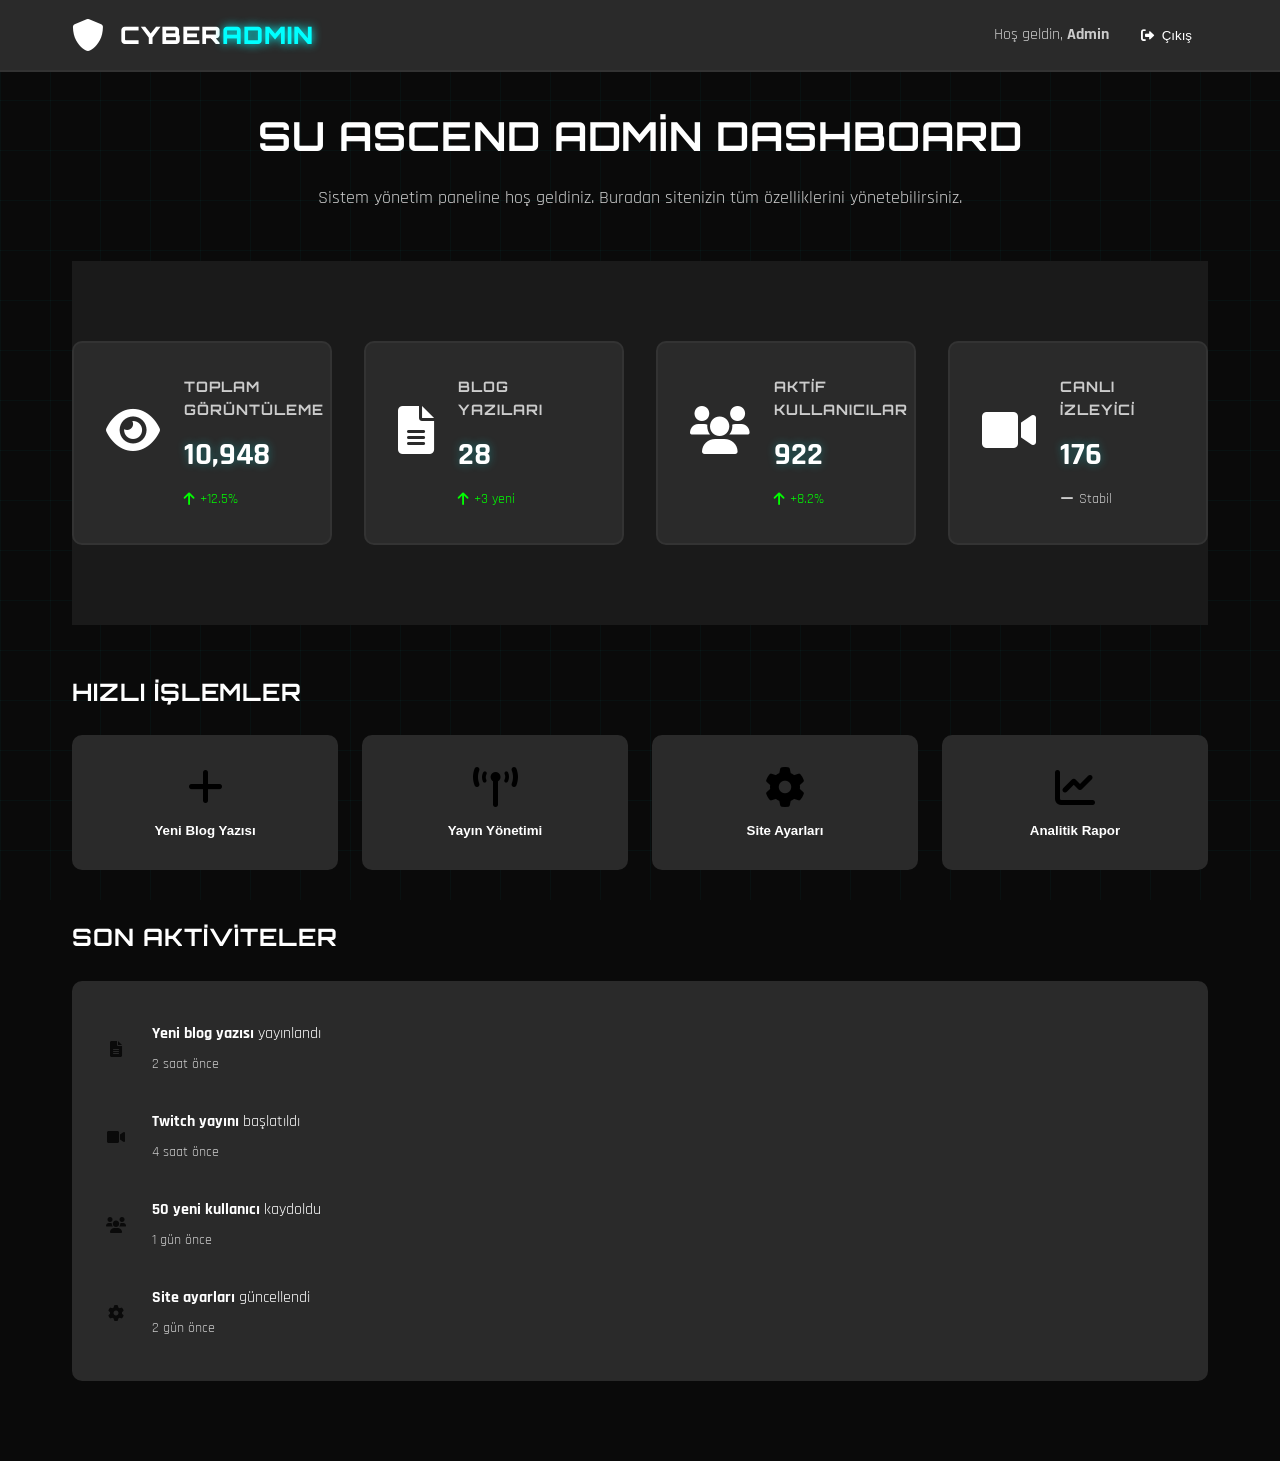
<file: admin/dashboard.html>
<!DOCTYPE html>
<html lang="tr">
<head>
    <meta charset="UTF-8">
    <meta name="viewport" content="width=device-width, initial-scale=1.0">
    <title>Admin Dashboard - Su Ascend</title>
    <link rel="stylesheet" href="../css/style.css">
    <link rel="preconnect" href="https://fonts.googleapis.com">
    <link rel="preconnect" href="https://fonts.gstatic.com" crossorigin>
    <link href="https://fonts.googleapis.com/css2?family=Orbitron:wght@400;700;900&family=Rajdhani:wght@300;400;500;600;700&display=swap" rel="stylesheet">
    <link rel="stylesheet" href="https://cdnjs.cloudflare.com/ajax/libs/font-awesome/6.0.0/css/all.min.css">
</head>
<body class="admin-body">
    <div class="cyber-grid"></div>
    
    <!-- Admin Header -->
    <header class="admin-header">
        <div class="admin-nav">
            <div class="admin-logo">
                <i class="fas fa-shield-alt"></i>
                <h1>CYBER<span class="accent">ADMIN</span></h1>
            </div>
            <div class="admin-user">
                <span class="welcome-text">Hoş geldin, <strong>Admin</strong></span>
                <button onclick="logout()" class="logout-btn">
                    <i class="fas fa-sign-out-alt"></i>
                    Çıkış
                </button>
            </div>
        </div>
    </header>

    <!-- Dashboard Content -->
    <main class="dashboard-main">
        <div class="container">
            <!-- Welcome Section -->
            <section class="welcome-section">
                <h2>Su Ascend Admin Dashboard</h2>
                <p>Sistem yönetim paneline hoş geldiniz. Buradan sitenizin tüm özelliklerini yönetebilirsiniz.</p>
            </section>

            <!-- Stats Cards -->
            <section class="stats-section">
                <div class="stats-grid">
                    <div class="stat-card">
                        <div class="stat-icon">
                            <i class="fas fa-eye"></i>
                        </div>
                        <div class="stat-content">
                            <h3>Toplam Görüntüleme</h3>
                            <p class="stat-number" data-target="15420">0</p>
                            <span class="stat-change positive">
                                <i class="fas fa-arrow-up"></i>
                                +12.5%
                            </span>
                        </div>
                    </div>

                    <div class="stat-card">
                        <div class="stat-icon">
                            <i class="fas fa-file-alt"></i>
                        </div>
                        <div class="stat-content">
                            <h3>Blog Yazıları</h3>
                            <p class="stat-number" data-target="42">0</p>
                            <span class="stat-change positive">
                                <i class="fas fa-arrow-up"></i>
                                +3 yeni
                            </span>
                        </div>
                    </div>

                    <div class="stat-card">
                        <div class="stat-icon">
                            <i class="fas fa-users"></i>
                        </div>
                        <div class="stat-content">
                            <h3>Aktif Kullanıcılar</h3>
                            <p class="stat-number" data-target="1337">0</p>
                            <span class="stat-change positive">
                                <i class="fas fa-arrow-up"></i>
                                +8.2%
                            </span>
                        </div>
                    </div>

                    <div class="stat-card">
                        <div class="stat-icon">
                            <i class="fas fa-video"></i>
                        </div>
                        <div class="stat-content">
                            <h3>Canlı İzleyici</h3>
                            <p class="stat-number" data-target="256">0</p>
                            <span class="stat-change neutral">
                                <i class="fas fa-minus"></i>
                                Stabil
                            </span>
                        </div>
                    </div>
                </div>
            </section>

            <!-- Quick Actions -->
            <section class="actions-section">
                <h3>Hızlı İşlemler</h3>
                <div class="actions-grid">
                    <button class="action-card" onclick="showModal('new-post')">
                        <i class="fas fa-plus"></i>
                        <span>Yeni Blog Yazısı</span>
                    </button>
                    
                    <button class="action-card" onclick="showModal('manage-streams')">
                        <i class="fas fa-broadcast-tower"></i>
                        <span>Yayın Yönetimi</span>
                    </button>
                    
                    <button class="action-card" onclick="showModal('site-settings')">
                        <i class="fas fa-cog"></i>
                        <span>Site Ayarları</span>
                    </button>
                    
                    <button class="action-card" onclick="showModal('analytics')">
                        <i class="fas fa-chart-line"></i>
                        <span>Analitik Rapor</span>
                    </button>
                </div>
            </section>

            <!-- Recent Activity -->
            <section class="activity-section">
                <h3>Son Aktiviteler</h3>
                <div class="activity-list">
                    <div class="activity-item">
                        <div class="activity-icon">
                            <i class="fas fa-file-alt"></i>
                        </div>
                        <div class="activity-content">
                            <p><strong>Yeni blog yazısı</strong> yayınlandı</p>
                            <span class="activity-time">2 saat önce</span>
                        </div>
                    </div>
                    
                    <div class="activity-item">
                        <div class="activity-icon">
                            <i class="fas fa-video"></i>
                        </div>
                        <div class="activity-content">
                            <p><strong>Twitch yayını</strong> başlatıldı</p>
                            <span class="activity-time">4 saat önce</span>
                        </div>
                    </div>
                    
                    <div class="activity-item">
                        <div class="activity-icon">
                            <i class="fas fa-users"></i>
                        </div>
                        <div class="activity-content">
                            <p><strong>50 yeni kullanıcı</strong> kaydoldu</p>
                            <span class="activity-time">1 gün önce</span>
                        </div>
                    </div>
                    
                    <div class="activity-item">
                        <div class="activity-icon">
                            <i class="fas fa-cog"></i>
                        </div>
                        <div class="activity-content">
                            <p><strong>Site ayarları</strong> güncellendi</p>
                            <span class="activity-time">2 gün önce</span>
                        </div>
                    </div>
                </div>
            </section>
        </div>
    </main>

    <!-- Modal -->
    <div class="modal" id="modal">
        <div class="modal-content">
            <div class="modal-header">
                <h3 id="modal-title">İşlem</h3>
                <button class="modal-close" onclick="closeModal()">
                    <i class="fas fa-times"></i>
                </button>
            </div>
            <div class="modal-body" id="modal-body">
                <!-- Modal content will be inserted here -->
            </div>
        </div>
    </div>

    <style>
    .admin-body {
        background: var(--primary-bg);
        min-height: 100vh;
    }
    
    .admin-header {
        background: var(--accent-bg);
        border-bottom: 2px solid var(--border-glow);
        padding: 1rem 0;
        position: sticky;
        top: 0;
        z-index: 100;
    }
    
    .admin-nav {
        max-width: 1200px;
        margin: 0 auto;
        padding: 0 2rem;
        display: flex;
        justify-content: space-between;
        align-items: center;
    }
    
    .admin-logo {
        display: flex;
        align-items: center;
        gap: 1rem;
    }
    
    .admin-logo i {
        font-size: 2rem;
        color: var(--accent-cyan);
        text-shadow: 0 0 20px var(--accent-cyan);
    }
    
    .admin-logo h1 {
        font-family: 'Orbitron', monospace;
        font-size: 1.5rem;
        font-weight: 900;
        color: var(--text-primary);
        text-shadow: var(--text-glow);
        margin: 0;
    }
    
    .admin-user {
        display: flex;
        align-items: center;
        gap: 1rem;
    }
    
    .welcome-text {
        color: var(--text-secondary);
    }
    
    .logout-btn {
        background: var(--accent-pink);
        border: none;
        padding: 0.5rem 1rem;
        border-radius: 5px;
        color: white;
        cursor: pointer;
        transition: var(--transition);
        display: flex;
        align-items: center;
        gap: 0.5rem;
    }
    
    .logout-btn:hover {
        background: #ff0040;
        transform: translateY(-1px);
    }
    
    .dashboard-main {
        padding: 2rem 0;
    }
    
    .container {
        max-width: 1200px;
        margin: 0 auto;
        padding: 0 2rem;
    }
    
    .welcome-section {
        text-align: center;
        margin-bottom: 3rem;
    }
    
    .welcome-section h2 {
        color: var(--text-primary);
        font-size: 2.5rem;
        margin-bottom: 1rem;
        text-shadow: var(--text-glow);
    }
    
    .welcome-section p {
        color: var(--text-secondary);
        font-size: 1.1rem;
    }
    
    .stats-section {
        margin-bottom: 3rem;
    }
    
    .stats-grid {
        display: grid;
        grid-template-columns: repeat(auto-fit, minmax(250px, 1fr));
        gap: 2rem;
    }
    
    .stat-card {
        background: var(--accent-bg);
        border: 2px solid var(--border-glow);
        border-radius: 10px;
        padding: 2rem;
        display: flex;
        align-items: center;
        gap: 1.5rem;
        transition: var(--transition);
    }
    
    .stat-card:hover {
        transform: translateY(-5px);
        box-shadow: var(--shadow-glow);
    }
    
    .stat-icon {
        font-size: 3rem;
        color: var(--accent-cyan);
        text-shadow: 0 0 20px var(--accent-cyan);
    }
    
    .stat-content h3 {
        color: var(--text-secondary);
        font-size: 0.9rem;
        margin: 0 0 0.5rem 0;
        text-transform: uppercase;
    }
    
    .stat-number {
        color: var(--text-primary);
        font-size: 2rem;
        font-weight: 700;
        margin: 0 0 0.5rem 0;
    }
    
    .stat-change {
        font-size: 0.9rem;
        display: flex;
        align-items: center;
        gap: 0.3rem;
    }
    
    .stat-change.positive {
        color: #00ff00;
    }
    
    .stat-change.neutral {
        color: var(--text-secondary);
    }
    
    .actions-section, .activity-section {
        margin-bottom: 3rem;
    }
    
    .actions-section h3, .activity-section h3 {
        color: var(--text-primary);
        margin-bottom: 1.5rem;
        font-size: 1.5rem;
    }
    
    .actions-grid {
        display: grid;
        grid-template-columns: repeat(auto-fit, minmax(200px, 1fr));
        gap: 1.5rem;
    }
    
    .action-card {
        background: var(--accent-bg);
        border: 2px solid var(--border-color);
        border-radius: 10px;
        padding: 2rem;
        cursor: pointer;
        transition: var(--transition);
        display: flex;
        flex-direction: column;
        align-items: center;
        gap: 1rem;
        text-align: center;
    }
    
    .action-card:hover {
        border-color: var(--accent-cyan);
        transform: translateY(-3px);
        box-shadow: 0 5px 20px rgba(0, 255, 255, 0.2);
    }
    
    .action-card i {
        font-size: 2.5rem;
        color: var(--accent-cyan);
    }
    
    .action-card span {
        color: var(--text-primary);
        font-weight: 600;
    }
    
    .activity-list {
        background: var(--accent-bg);
        border: 2px solid var(--border-color);
        border-radius: 10px;
        padding: 1.5rem;
    }
    
    .activity-item {
        display: flex;
        align-items: center;
        gap: 1rem;
        padding: 1rem 0;
        border-bottom: 1px solid var(--border-color);
    }
    
    .activity-item:last-child {
        border-bottom: none;
    }
    
    .activity-icon {
        width: 40px;
        height: 40px;
        background: var(--accent-cyan);
        border-radius: 50%;
        display: flex;
        align-items: center;
        justify-content: center;
        color: var(--primary-bg);
    }
    
    .activity-content p {
        color: var(--text-primary);
        margin: 0 0 0.3rem 0;
    }
    
    .activity-time {
        color: var(--text-secondary);
        font-size: 0.9rem;
    }
    
    .modal {
        display: none;
        position: fixed;
        top: 0;
        left: 0;
        width: 100%;
        height: 100%;
        background: rgba(0, 0, 0, 0.8);
        z-index: 9999;
        align-items: center;
        justify-content: center;
    }
    
    .modal.active {
        display: flex !important;
        visibility: visible !important;
        opacity: 1 !important;
    }
    
    .modal-content {
        background: var(--accent-bg);
        border: 2px solid var(--border-glow);
        border-radius: 10px;
        max-width: 600px;
        width: 90%;
        max-height: 80vh;
        overflow-y: auto;
    }
    
    .modal-header {
        padding: 1.5rem;
        border-bottom: 1px solid var(--border-color);
        display: flex;
        justify-content: space-between;
        align-items: center;
    }
    
    .modal-header h3 {
        color: var(--text-primary);
        margin: 0;
    }
    
    .modal-close {
        background: none;
        border: none;
        color: var(--text-secondary);
        font-size: 1.5rem;
        cursor: pointer;
        transition: var(--transition);
    }
    
    .modal-close:hover {
        color: var(--accent-pink);
    }
    
    .modal-body {
        padding: 1.5rem;
        color: var(--text-secondary);
    }
    
    /* Form Styles */
    .form-group {
        margin-bottom: 1.5rem;
    }
    
    .form-group label {
        display: block;
        color: var(--text-primary);
        margin-bottom: 0.5rem;
        font-weight: 600;
    }
    
    .form-group input,
    .form-group select,
    .form-group textarea {
        width: 100%;
        padding: 0.75rem;
        background: var(--primary-bg);
        border: 2px solid var(--border-color);
        border-radius: 5px;
        color: var(--text-primary);
        font-family: inherit;
        transition: var(--transition);
    }
    
    .form-group input:focus,
    .form-group select:focus,
    .form-group textarea:focus {
        outline: none;
        border-color: var(--accent-cyan);
        box-shadow: 0 0 10px rgba(6, 182, 212, 0.3);
    }
    
    .form-group textarea {
        resize: vertical;
        min-height: 80px;
    }
    
    .form-actions {
        display: flex;
        gap: 1rem;
        justify-content: flex-end;
        margin-top: 2rem;
        padding-top: 1rem;
        border-top: 1px solid var(--border-color);
    }
    
    .btn-primary,
    .btn-secondary {
        padding: 0.75rem 1.5rem;
        border: none;
        border-radius: 5px;
        cursor: pointer;
        font-weight: 600;
        transition: var(--transition);
        display: flex;
        align-items: center;
        gap: 0.5rem;
    }
    
    .btn-primary {
        background: var(--accent-cyan);
        color: var(--primary-bg);
    }
    
    .btn-primary:hover {
        background: var(--accent-pink);
        transform: translateY(-1px);
    }
    
    .btn-secondary {
        background: var(--border-color);
        color: var(--text-secondary);
    }
    
    .btn-secondary:hover {
        background: var(--text-secondary);
        color: var(--primary-bg);
    }
    
    /* Stream Management Styles */
    .stream-management {
        display: flex;
        flex-direction: column;
        gap: 2rem;
    }
    
    .stream-status {
        display: flex;
        align-items: center;
        gap: 0.5rem;
        margin-bottom: 1rem;
        padding: 0.5rem;
        background: rgba(0, 255, 255, 0.1);
        border-radius: 5px;
        border-left: 3px solid var(--primary-color);
    }

    .status-indicator {
        width: 12px;
        height: 12px;
        border-radius: 50%;
        display: inline-block;
    }

    .status-indicator.online {
        background: #00ff00;
        box-shadow: 0 0 10px #00ff00;
    }

    .status-indicator.offline {
        background: #ff0000;
        box-shadow: 0 0 10px #ff0000;
    }
    
    .stream-platform {
        background: var(--primary-bg);
        border: 1px solid var(--border-color);
        border-radius: 8px;
        padding: 1.5rem;
    }
    
    .stream-platform h4 {
        color: var(--text-primary);
        margin: 0 0 1rem 0;
        display: flex;
        align-items: center;
        gap: 0.5rem;
    }
    
    .stream-platform h4 i {
        color: var(--accent-cyan);
    }
    
    /* Analytics Styles */
    .analytics-dashboard {
        max-height: 60vh;
        overflow-y: auto;
    }
    
    .analytics-section {
        margin-bottom: 2rem;
        padding-bottom: 1.5rem;
        border-bottom: 1px solid var(--border-color);
    }
    
    .analytics-section:last-child {
        border-bottom: none;
        margin-bottom: 0;
    }
    
    .analytics-section h4 {
        color: var(--text-primary);
        margin: 0 0 1rem 0;
    }
    
    .analytics-grid {
        display: grid;
        grid-template-columns: repeat(2, 1fr);
        gap: 1rem;
    }
    
    .analytics-item {
        display: flex;
        justify-content: space-between;
        align-items: center;
        padding: 0.75rem;
        background: var(--primary-bg);
        border: 1px solid var(--border-color);
        border-radius: 5px;
    }
    
    .analytics-label {
        color: var(--text-secondary);
        font-weight: 600;
    }
    
    .analytics-value {
        color: var(--accent-cyan);
        font-weight: 700;
        font-size: 1.1rem;
    }
    
    .popular-content {
        display: flex;
        flex-direction: column;
        gap: 0.75rem;
    }
    
    .content-item {
        display: flex;
        justify-content: space-between;
        align-items: center;
        padding: 0.75rem;
        background: var(--primary-bg);
        border: 1px solid var(--border-color);
        border-radius: 5px;
    }
    
    .content-title {
        color: var(--text-primary);
        font-weight: 600;
        flex: 1;
    }
    
    .content-views {
        color: var(--accent-cyan);
        font-weight: 600;
        margin-left: 1rem;
    }
    
    .stream-stats {
        display: flex;
        gap: 1rem;
    }
    
    .stream-stat {
        display: flex;
        align-items: center;
        gap: 1rem;
        padding: 1rem;
        background: var(--primary-bg);
        border: 1px solid var(--border-color);
        border-radius: 5px;
        flex: 1;
    }
    
    .stream-stat i {
        font-size: 1.5rem;
        color: var(--accent-cyan);
    }
    
    .stat-platform {
        display: block;
        color: var(--text-primary);
        font-weight: 600;
    }
    
    .stat-viewers {
        display: block;
        color: var(--text-secondary);
        font-size: 0.9rem;
    }
    
    @media (max-width: 768px) {
        .admin-nav {
            padding: 0 1rem;
        }
        
        .container {
            padding: 0 1rem;
        }
        
        .stats-grid {
            grid-template-columns: 1fr;
        }
        
        .actions-grid {
            grid-template-columns: repeat(2, 1fr);
        }
        
        .modal-content {
            width: 95%;
            max-height: 90vh;
        }
        
        .form-actions {
            flex-direction: column;
        }
        
        .analytics-grid {
            grid-template-columns: 1fr;
        }
        
        .stream-stats {
            flex-direction: column;
        }
        
        .stream-management {
            gap: 1rem;
        }
        
        .content-item {
            flex-direction: column;
            align-items: flex-start;
            gap: 0.5rem;
        }
        
        .content-views {
            margin-left: 0;
        }
    }
    </style>

    <script>
        // Animate counters
        function animateCounters() {
            const counters = document.querySelectorAll('.stat-number');
            
            counters.forEach(counter => {
                const target = parseInt(counter.getAttribute('data-target'));
                const increment = target / 100;
                let current = 0;
                
                const timer = setInterval(() => {
                    current += increment;
                    if (current >= target) {
                        counter.textContent = target.toLocaleString();
                        clearInterval(timer);
                    } else {
                        counter.textContent = Math.floor(current).toLocaleString();
                    }
                }, 20);
            });
        }
        
        // Show modal
        function showModal(type) {
            const modal = document.getElementById('modal');
            const title = document.getElementById('modal-title');
            const body = document.getElementById('modal-body');
            
            if (!modal || !title || !body) {
                console.error('Modal elementleri bulunamadı!');
                return;
            }
            
            let content = '';
            
            switch(type) {
                case 'new-post':
                    title.textContent = 'Yeni Blog Yazısı';
                    content = `
                        <form id="new-post-form" onsubmit="handleNewPost(event)">
                            <div class="form-group">
                                <label for="post-title">Yazı Başlığı:</label>
                                <input type="text" id="post-title" name="title" required placeholder="Blog yazısının başlığını girin">
                            </div>
                            
                            <div class="form-group">
                                <label for="post-category">Kategori:</label>
                                <select id="post-category" name="category" required>
                                    <option value="">Kategori seçin</option>
                                    <option value="Oyun">Oyun</option>
                                    <option value="Film">Film</option>
                                    <option value="Dizi">Dizi</option>
                                    <option value="Kitap">Kitap</option>
                                    <option value="Teknoloji">Teknoloji</option>
                                </select>
                            </div>
                            
                            <div class="form-group">
                                <label for="post-excerpt">Özet:</label>
                                <textarea id="post-excerpt" name="excerpt" rows="3" placeholder="Yazının kısa özeti"></textarea>
                            </div>
                            
                            <div class="form-group">
                                <label for="post-content">İçerik:</label>
                                <textarea id="post-content" name="content" rows="8" required placeholder="Blog yazısının tam içeriği"></textarea>
                            </div>
                            
                            <div class="form-group">
                                <label for="post-tags">Etiketler:</label>
                                <input type="text" id="post-tags" name="tags" placeholder="Etiketleri virgülle ayırın (örn: cyberpunk, oyun, inceleme)">
                            </div>
                            
                            <div class="form-actions">
                                <button type="button" onclick="closeModal()" class="btn-secondary">İptal</button>
                                <button type="submit" class="btn-primary">Değişiklikleri Kaydet</button>
                            </div>
                        </form>
                    `;
                    break;
                    
                case 'manage-streams':
                    title.textContent = 'Yayın Yönetimi';
                    // localStorage'dan kaydedilmiş değerleri al
                    const savedTwitchUsername = localStorage.getItem('twitchUsername') || 'suascend';
                    const savedKickUsername = localStorage.getItem('kickUsername') || 'suascend';
                    
                    content = `
                        <div class="stream-management">
                            <div class="stream-platform">
                                <h4><i class="fab fa-twitch"></i> Twitch Yayını</h4>
                                <div class="stream-status">
                                    <span class="status-indicator offline"></span>
                                    <span>Durum: Çevrimdışı</span>
                                </div>
                                <form id="twitchForm" onsubmit="handleStreamUpdate(event, 'twitch')">
                                    <div class="form-group">
                                        <label for="twitch-username">Twitch Kullanıcı Adı:</label>
                                        <input type="text" id="twitch-username" name="username" value="${savedTwitchUsername}" placeholder="Twitch kullanıcı adınız">
                                    </div>
                                    
                                    <button type="submit" class="btn-primary">Değişiklikleri Kaydet</button>
                                </form>
                            </div>
                            
                            <div class="stream-platform">
                                <h4><i class="fas fa-play"></i> Kick Yayını</h4>
                                <div class="stream-status">
                                    <span class="status-indicator offline"></span>
                                    <span>Durum: Çevrimdışı</span>
                                </div>
                                <form id="kickForm" onsubmit="handleStreamUpdate(event, 'kick')">
                                    <div class="form-group">
                                        <label for="kick-username">Kick Kullanıcı Adı:</label>
                                        <input type="text" id="kick-username" name="username" value="${savedKickUsername}" placeholder="Kick kullanıcı adınız">
                                    </div>
                                    
                                    <button type="submit" class="btn-primary">Değişiklikleri Kaydet</button>
                                </form>
                            </div>
                            
                            <div class="form-actions">
                                <button type="button" onclick="saveAllStreamSettings()" class="btn-primary">Tüm Değişiklikleri Kaydet</button>
                                <button type="button" onclick="closeModal()" class="btn-secondary">Kapat</button>
                            </div>
                        </div>
                    `;
                    break;
                    
                case 'site-settings':
                    title.textContent = 'Site Ayarları';
                    content = `
                        <form id="site-settings-form" onsubmit="handleSiteSettings(event)">
                            <div class="form-group">
                                <label for="site-title">Site Başlığı:</label>
                                <input type="text" id="site-title" name="title" value="SUASCEND" placeholder="Site başlığı">
                            </div>
                            
                            <div class="form-group">
                                <label for="site-description">Site Açıklaması:</label>
                                <textarea id="site-description" name="description" rows="3" placeholder="Site açıklaması">Cyberpunk dünyasının en güncel haberleri, oyun incelemeleri ve canlı yayınlar</textarea>
                            </div>
                            
                            <div class="form-group">
                                <label for="contact-email">İletişim E-postası:</label>
                                <input type="email" id="contact-email" name="email" value="contact@suascend.local" placeholder="İletişim e-postası">
                            </div>
                            
                            <div class="form-group">
                                <label for="site-url">Site URL:</label>
                                <input type="url" id="site-url" name="url" value="www.suascend.local" placeholder="Site URL'si">
                            </div>
                            
                            <div class="form-group">
                                <label for="social-twitter">Twitter:</label>
                                <input type="text" id="social-twitter" name="twitter" value="@suascend" placeholder="Twitter kullanıcı adı">
                            </div>
                            
                            <div class="form-group">
                                <label for="social-youtube">YouTube:</label>
                                <input type="text" id="social-youtube" name="youtube" value="Suascend Channel" placeholder="YouTube kanal adı">
                            </div>
                            
                            <div class="form-group">
                                <label for="theme-color">Ana Tema Rengi:</label>
                                <select id="theme-color" name="theme">
                                    <option value="cyan">Cyan (Mevcut)</option>
                                    <option value="purple">Mor</option>
                                    <option value="green">Yeşil</option>
                                    <option value="orange">Turuncu</option>
                                </select>
                            </div>
                            
                            <div class="form-actions">
                                <button type="button" onclick="closeModal()" class="btn-secondary">İptal</button>
                                <button type="submit" class="btn-primary">Değişiklikleri Kaydet</button>
                            </div>
                        </form>
                    `;
                    break;
                    
                case 'analytics':
                    title.textContent = 'Analitik Rapor';
                    content = `
                        <div class="analytics-dashboard">
                            <div class="analytics-section">
                                <h4>Ziyaretçi İstatistikleri</h4>
                                <div class="analytics-grid">
                                    <div class="analytics-item">
                                        <span class="analytics-label">Bugün:</span>
                                        <span class="analytics-value">1,247</span>
                                    </div>
                                    <div class="analytics-item">
                                        <span class="analytics-label">Bu Hafta:</span>
                                        <span class="analytics-value">8,932</span>
                                    </div>
                                    <div class="analytics-item">
                                        <span class="analytics-label">Bu Ay:</span>
                                        <span class="analytics-value">34,567</span>
                                    </div>
                                    <div class="analytics-item">
                                        <span class="analytics-label">Toplam:</span>
                                        <span class="analytics-value">156,789</span>
                                    </div>
                                </div>
                            </div>
                            
                            <div class="analytics-section">
                                <h4>En Popüler İçerikler</h4>
                                <div class="popular-content">
                                    <div class="content-item">
                                        <span class="content-title">Cyberpunk 2077: Phantom Liberty İncelemesi</span>
                                        <span class="content-views">2,456 görüntülenme</span>
                                    </div>
                                    <div class="content-item">
                                        <span class="content-title">Blade Runner 2049: Cyberpunk Sinemanın Zirvesi</span>
                                        <span class="content-views">1,987 görüntülenme</span>
                                    </div>
                                    <div class="content-item">
                                        <span class="content-title">Neuromancer: Cyberpunk Türünün Doğuşu</span>
                                        <span class="content-views">1,756 görüntülenme</span>
                                    </div>
                                </div>
                            </div>
                            
                            <div class="analytics-section">
                                <h4>Yayın İstatistikleri</h4>
                                <div class="stream-stats">
                                    <div class="stream-stat">
                                        <i class="fab fa-twitch"></i>
                                        <div>
                                            <span class="stat-platform">Twitch</span>
                                            <span class="stat-viewers">256 izleyici</span>
                                        </div>
                                    </div>
                                    <div class="stream-stat">
                                        <i class="fas fa-play"></i>
                                        <div>
                                            <span class="stat-platform">Kick</span>
                                            <span class="stat-viewers">89 izleyici</span>
                                        </div>
                                    </div>
                                </div>
                            </div>
                            
                            <div class="form-actions">
                                <button type="button" onclick="closeModal()" class="btn-secondary">Kapat</button>
                            </div>
                        </div>
                    `;
                    break;
            }
            
            body.innerHTML = content;
            
            // Modal'ı kesinlikle görünür yap
            modal.style.display = 'flex';
            modal.style.visibility = 'visible';
            modal.style.opacity = '1';
            modal.classList.add('active');
            
            // Ekstra güvenlik için timeout
            setTimeout(() => {
                modal.style.display = 'flex';
                modal.classList.add('active');
            }, 50);
        }
        
        // Close modal
        function closeModal() {
            const modal = document.getElementById('modal');
            if (modal) {
                modal.classList.remove('active');
                modal.style.display = 'none';
            }
        }
        
        // Handle new post form submission
        function handleNewPost(event) {
            event.preventDefault();
            const formData = new FormData(event.target);
            const postData = {
                title: formData.get('title'),
                category: formData.get('category'),
                excerpt: formData.get('excerpt'),
                content: formData.get('content'),
                tags: formData.get('tags'),
                date: new Date().toLocaleDateString('tr-TR'),
                author: 'Admin'
            };
            
            // Simulate saving post
            console.log('Yeni blog yazısı:', postData);
            alert('Blog yazısı başarıyla yayınlandı!\n\nBaşlık: ' + postData.title + '\nKategori: ' + postData.category);
            closeModal();
            
            // Update stats
            updateStats('posts', 1);
        }
        
        // Yayın durumu kontrolü (simülasyon)
        function checkStreamStatus() {
            // Gerçek uygulamada burada API çağrıları yapılır
            const twitchStatus = Math.random() > 0.7 ? 'online' : 'offline';
            const kickStatus = Math.random() > 0.8 ? 'online' : 'offline';
            
            updateStreamStatus('twitch', twitchStatus);
            updateStreamStatus('kick', kickStatus);
        }

        function updateStreamStatus(platform, status) {
            const statusElements = document.querySelectorAll(`#${platform}Form .stream-status`);
            statusElements.forEach(element => {
                const indicator = element.querySelector('.status-indicator');
                const text = element.querySelector('span:last-child');
                
                indicator.className = `status-indicator ${status}`;
                text.textContent = `Durum: ${status === 'online' ? 'Canlı Yayında' : 'Çevrimdışı'}`;
            });
        }

        // Handle stream update
        function handleStreamUpdate(event, platform) {
            event.preventDefault();
            const formData = new FormData(event.target);
            const username = formData.get('username');
            
            // localStorage'a kaydet
            if (platform === 'twitch') {
                localStorage.setItem('twitchUsername', username);
            } else if (platform === 'kick') {
                localStorage.setItem('kickUsername', username);
            }
            
            const streamData = {
                platform: platform,
                username: username
            };
            
            console.log('Yayın ayarları güncellendi:', streamData);
            alert(platform.charAt(0).toUpperCase() + platform.slice(1) + ' kullanıcı adı kaydedildi: ' + username);
            
            // Yayın durumunu yeniden kontrol et
            setTimeout(checkStreamStatus, 1000);
            
            // Modal'ı kapat
            closeModal();
        }
        
        // Save all stream settings
        function saveAllStreamSettings() {
            const twitchUsername = document.getElementById('twitch-username').value;
            const kickUsername = document.getElementById('kick-username').value;
            
            // localStorage'a kaydet
            localStorage.setItem('twitchUsername', twitchUsername);
            localStorage.setItem('kickUsername', kickUsername);
            
            const streamSettings = {
                twitch: twitchUsername,
                kick: kickUsername,
                timestamp: new Date().toISOString()
            };
            
            console.log('Tüm yayın ayarları kaydedildi:', streamSettings);
            alert('Tüm yayın ayarları başarıyla kaydedildi!\n\nTwitch: ' + twitchUsername + '\nKick: ' + kickUsername);
            
            // Yayın durumunu yeniden kontrol et
            setTimeout(checkStreamStatus, 1000);
            
            // Modal'ı kapat
            closeModal();
        }
        
        // Handle site settings
        function handleSiteSettings(event) {
            event.preventDefault();
            const formData = new FormData(event.target);
            const settings = {
                title: formData.get('title'),
                description: formData.get('description'),
                email: formData.get('email'),
                url: formData.get('url'),
                twitter: formData.get('twitter'),
                youtube: formData.get('youtube'),
                theme: formData.get('theme')
            };
            
            console.log('Site ayarları:', settings);
            alert('Site ayarları başarıyla kaydedildi!\n\nSite Başlığı: ' + settings.title + '\nTema: ' + settings.theme);
            closeModal();
            
            // Apply theme if changed
            if (settings.theme !== 'cyan') {
                applyTheme(settings.theme);
            }
        }
        
        // Export analytics
        function exportAnalytics() {
            const analyticsData = {
                date: new Date().toLocaleDateString('tr-TR'),
                visitors: {
                    today: 1247,
                    week: 8932,
                    month: 34567,
                    total: 156789
                },
                popularContent: [
                    { title: 'Cyberpunk 2077: Phantom Liberty İncelemesi', views: 2456 },
                    { title: 'Blade Runner 2049: Cyberpunk Sinemanın Zirvesi', views: 1987 },
                    { title: 'Neuromancer: Cyberpunk Türünün Doğuşu', views: 1756 }
                ],
                streams: {
                    twitch: 256,
                    kick: 89
                }
            };
            
            const dataStr = JSON.stringify(analyticsData, null, 2);
            const dataBlob = new Blob([dataStr], {type: 'application/json'});
            const url = URL.createObjectURL(dataBlob);
            const link = document.createElement('a');
            link.href = url;
            link.download = 'suascend_analytics_' + new Date().toISOString().split('T')[0] + '.json';
            link.click();
            URL.revokeObjectURL(url);
            
            alert('Analitik raporu başarıyla dışa aktarıldı!');
        }
        
        // Update stats
        function updateStats(type, increment) {
            const statElements = {
                'posts': document.querySelector('.stat-card:nth-child(2) .stat-number'),
                'users': document.querySelector('.stat-card:nth-child(3) .stat-number'),
                'views': document.querySelector('.stat-card:nth-child(1) .stat-number'),
                'viewers': document.querySelector('.stat-card:nth-child(4) .stat-number')
            };
            
            if (statElements[type]) {
                const current = parseInt(statElements[type].textContent.replace(/,/g, ''));
                const newValue = current + increment;
                statElements[type].textContent = newValue.toLocaleString();
            }
        }
        
        // Update stream info
        function updateStreamInfo(platform, data) {
            // This would update the main page stream embeds
            console.log('Ana sayfa yayın bilgileri güncellendi:', platform, data);
        }
        
        // Apply theme
        function applyTheme(theme) {
            const root = document.documentElement;
            const themes = {
                purple: { primary: '#8b5cf6', secondary: '#a855f7' },
                green: { primary: '#10b981', secondary: '#059669' },
                orange: { primary: '#f59e0b', secondary: '#d97706' },
                cyan: { primary: '#06b6d4', secondary: '#0891b2' }
            };
            
            if (themes[theme]) {
                root.style.setProperty('--accent-cyan', themes[theme].primary);
                root.style.setProperty('--accent-pink', themes[theme].secondary);
                console.log('Tema değiştirildi:', theme);
            }
        }
        
        // Logout function
        function logout() {
            if (confirm('Çıkış yapmak istediğinizden emin misiniz?')) {
                window.location.href = 'login.html';
            }
        }
        
        // Initialize dashboard
        document.addEventListener('DOMContentLoaded', function() {
            animateCounters();
            
            // Close modal when clicking outside
            document.getElementById('modal').addEventListener('click', function(e) {
                if (e.target === this) {
                    closeModal();
                }
            });
            
            // Yayın durumunu kontrol et
            checkStreamStatus();
            
            // Her 30 saniyede bir yayın durumunu kontrol et
            setInterval(checkStreamStatus, 30000);
        });
    </script>
</body>
</html>
</file>
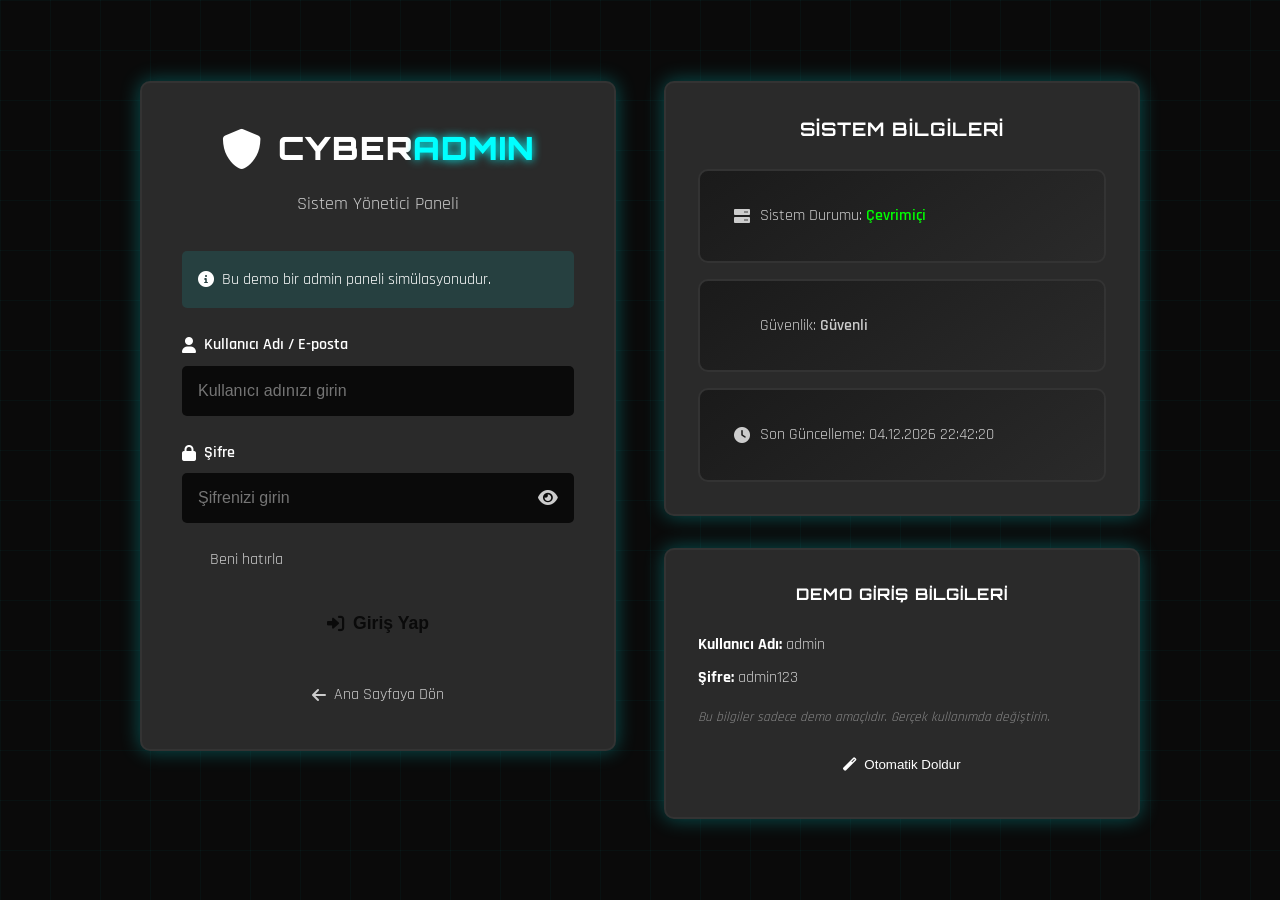
<file: admin/login.html>
<!DOCTYPE html>
<html lang="tr">
<head>
    <meta charset="UTF-8">
    <meta name="viewport" content="width=device-width, initial-scale=1.0">
    <title>Admin Giriş - Su Ascend</title>
    <link rel="stylesheet" href="../css/style.css">
    <link rel="preconnect" href="https://fonts.googleapis.com">
    <link rel="preconnect" href="https://fonts.gstatic.com" crossorigin>
    <link href="https://fonts.googleapis.com/css2?family=Orbitron:wght@400;700;900&family=Rajdhani:wght@300;400;500;600;700&display=swap" rel="stylesheet">
    <link rel="stylesheet" href="https://cdnjs.cloudflare.com/ajax/libs/font-awesome/6.0.0/css/all.min.css">
</head>
<body class="admin-body">
    <div class="cyber-grid"></div>
    
    <div class="admin-login-container">
        <div class="login-panel">
            <div class="login-header">
                <div class="admin-logo">
                    <i class="fas fa-shield-alt"></i>
                    <h1>CYBER<span class="accent">ADMIN</span></h1>
                </div>
                <p class="login-subtitle">Sistem Yönetici Paneli</p>
            </div>
            
            <div class="alert alert-info" id="demo-info">
                <i class="fas fa-info-circle"></i>
                Bu demo bir admin paneli simülasyonudur.
            </div>
            
            <form class="login-form" id="login-form">
                <div class="form-group">
                    <label for="username" class="form-label">
                        <i class="fas fa-user"></i>
                        Kullanıcı Adı / E-posta
                    </label>
                    <input type="text" id="username" name="username" class="form-input" 
                           placeholder="Kullanıcı adınızı girin" required>
                </div>
                
                <div class="form-group">
                    <label for="password" class="form-label">
                        <i class="fas fa-lock"></i>
                        Şifre
                    </label>
                    <div class="password-input-group">
                        <input type="password" id="password" name="password" class="form-input" 
                               placeholder="Şifrenizi girin" required>
                        <button type="button" class="password-toggle" onclick="togglePassword()">
                            <i class="fas fa-eye" id="password-icon"></i>
                        </button>
                    </div>
                </div>
                
                <div class="form-group checkbox-group">
                    <label class="checkbox-label">
                        <input type="checkbox" name="remember" class="checkbox-input">
                        <span class="checkbox-custom"></span>
                        Beni hatırla
                    </label>
                </div>
                
                <button type="submit" class="login-btn">
                    <i class="fas fa-sign-in-alt"></i>
                    Giriş Yap
                </button>
            </form>
            
            <div class="login-footer">
                <a href="../index.html" class="back-link">
                    <i class="fas fa-arrow-left"></i>
                    Ana Sayfaya Dön
                </a>
            </div>
        </div>
        
        <div class="login-info">
            <div class="info-panel">
                <h3>Sistem Bilgileri</h3>
                <div class="system-stats">
                    <div class="stat-item">
                        <i class="fas fa-server"></i>
                        <span>Sistem Durumu: <span class="status-online">Çevrimiçi</span></span>
                    </div>
                    <div class="stat-item">
                        <i class="fas fa-shield-check"></i>
                        <span>Güvenlik: <span class="status-secure">Güvenli</span></span>
                    </div>
                    <div class="stat-item">
                        <i class="fas fa-clock"></i>
                        <span>Son Güncelleme: <span id="current-time"></span></span>
                    </div>
                </div>
            </div>
            
            <div class="demo-credentials">
                <h4>Demo Giriş Bilgileri</h4>
                <p><strong>Kullanıcı Adı:</strong> admin</p>
                <p><strong>Şifre:</strong> admin123</p>
                <small>Bu bilgiler sadece demo amaçlıdır. Gerçek kullanımda değiştirin.</small>
                <button onclick="fillDemoCredentials()" class="demo-fill-btn">
                    <i class="fas fa-magic"></i>
                    Otomatik Doldur
                </button>
            </div>
        </div>
    </div>

    <style>
    .admin-body {
        background: var(--primary-bg);
        min-height: 100vh;
        display: flex;
        align-items: center;
        justify-content: center;
        padding: 20px;
    }
    
    .admin-login-container {
        display: grid;
        grid-template-columns: 1fr 1fr;
        gap: 3rem;
        max-width: 1000px;
        width: 100%;
        align-items: start;
    }
    
    .login-panel {
        background: var(--accent-bg);
        border: 2px solid var(--border-glow);
        border-radius: 10px;
        padding: 2.5rem;
        box-shadow: var(--shadow-glow);
        position: relative;
        overflow: hidden;
    }
    
    .login-panel::before {
        content: '';
        position: absolute;
        top: 0;
        left: 0;
        right: 0;
        height: 3px;
        background: linear-gradient(90deg, var(--accent-cyan), var(--accent-pink), var(--accent-purple));
        animation: pulse 2s ease-in-out infinite;
    }
    
    .login-header {
        text-align: center;
        margin-bottom: 2rem;
    }
    
    .admin-logo {
        display: flex;
        align-items: center;
        justify-content: center;
        gap: 1rem;
        margin-bottom: 1rem;
    }
    
    .admin-logo i {
        font-size: 2.5rem;
        color: var(--accent-cyan);
        text-shadow: 0 0 20px var(--accent-cyan);
    }
    
    .admin-logo h1 {
        font-family: 'Orbitron', monospace;
        font-size: 2rem;
        font-weight: 900;
        color: var(--text-primary);
        text-shadow: var(--text-glow);
        margin: 0;
    }
    
    .login-subtitle {
        color: var(--text-secondary);
        font-size: 1.1rem;
        margin: 0;
    }
    
    .alert {
        padding: 1rem;
        border-radius: 5px;
        margin-bottom: 1.5rem;
        display: flex;
        align-items: center;
        gap: 0.5rem;
    }
    
    .alert-info {
        background: rgba(0, 255, 255, 0.1);
        border: 1px solid var(--accent-cyan);
        color: var(--accent-cyan);
    }
    
    .alert-error {
        background: rgba(255, 0, 128, 0.1);
        border: 1px solid var(--accent-pink);
        color: var(--accent-pink);
    }
    
    .form-group {
        margin-bottom: 1.5rem;
    }
    
    .form-label {
        display: flex;
        align-items: center;
        gap: 0.5rem;
        color: var(--text-primary);
        font-weight: 600;
        margin-bottom: 0.5rem;
    }
    
    .form-input {
        width: 100%;
        padding: 1rem;
        background: var(--primary-bg);
        border: 2px solid var(--border-color);
        border-radius: 5px;
        color: var(--text-primary);
        font-size: 1rem;
        transition: var(--transition);
    }
    
    .form-input:focus {
        outline: none;
        border-color: var(--accent-cyan);
        box-shadow: 0 0 10px rgba(0, 255, 255, 0.3);
    }
    
    .password-input-group {
        position: relative;
    }
    
    .password-toggle {
        position: absolute;
        right: 1rem;
        top: 50%;
        transform: translateY(-50%);
        background: none;
        border: none;
        color: var(--text-secondary);
        cursor: pointer;
        font-size: 1.1rem;
        transition: var(--transition);
    }
    
    .password-toggle:hover {
        color: var(--accent-cyan);
    }
    
    .checkbox-group {
        display: flex;
        align-items: center;
    }
    
    .checkbox-label {
        display: flex;
        align-items: center;
        gap: 0.5rem;
        cursor: pointer;
        color: var(--text-secondary);
    }
    
    .checkbox-input {
        display: none;
    }
    
    .checkbox-custom {
        width: 20px;
        height: 20px;
        border: 2px solid var(--border-color);
        border-radius: 3px;
        position: relative;
        transition: var(--transition);
    }
    
    .checkbox-input:checked + .checkbox-custom {
        background: var(--accent-cyan);
        border-color: var(--accent-cyan);
    }
    
    .checkbox-input:checked + .checkbox-custom::after {
        content: '✓';
        position: absolute;
        top: 50%;
        left: 50%;
        transform: translate(-50%, -50%);
        color: var(--primary-bg);
        font-weight: bold;
        font-size: 12px;
    }
    
    .login-btn {
        width: 100%;
        padding: 1rem 2rem;
        background: linear-gradient(45deg, var(--accent-cyan), var(--accent-purple));
        border: none;
        border-radius: 5px;
        color: var(--primary-bg);
        font-size: 1.1rem;
        font-weight: 600;
        cursor: pointer;
        transition: var(--transition);
        display: flex;
        align-items: center;
        justify-content: center;
        gap: 0.5rem;
    }
    
    .login-btn:hover {
        transform: translateY(-2px);
        box-shadow: 0 5px 20px rgba(0, 255, 255, 0.4);
    }
    
    .login-footer {
        text-align: center;
        margin-top: 2rem;
    }
    
    .back-link {
        color: var(--text-secondary);
        text-decoration: none;
        display: inline-flex;
        align-items: center;
        gap: 0.5rem;
        transition: var(--transition);
    }
    
    .back-link:hover {
        color: var(--accent-cyan);
    }
    
    .login-info {
        display: flex;
        flex-direction: column;
        gap: 2rem;
    }
    
    .info-panel, .demo-credentials {
        background: var(--accent-bg);
        border: 2px solid var(--border-glow);
        border-radius: 10px;
        padding: 2rem;
        box-shadow: var(--shadow-glow);
    }
    
    .info-panel h3, .demo-credentials h4 {
        color: var(--text-primary);
        margin-bottom: 1.5rem;
        text-align: center;
    }
    
    .system-stats {
        display: flex;
        flex-direction: column;
        gap: 1rem;
    }
    
    .stat-item {
        display: flex;
        align-items: center;
        gap: 0.5rem;
        color: var(--text-secondary);
    }
    
    .stat-item i {
        color: var(--accent-cyan);
        width: 20px;
    }
    
    .status-online {
        color: #00ff00;
        font-weight: 600;
    }
    
    .status-secure {
        color: var(--accent-cyan);
        font-weight: 600;
    }
    
    .demo-credentials p {
        color: var(--text-secondary);
        margin: 0.5rem 0;
    }
    
    .demo-credentials strong {
        color: var(--text-primary);
    }
    
    .demo-credentials small {
        color: var(--text-muted);
        font-style: italic;
        display: block;
        margin-top: 1rem;
    }
    
    .demo-fill-btn {
        width: 100%;
        padding: 0.8rem;
        background: var(--accent-purple);
        border: none;
        border-radius: 5px;
        color: white;
        cursor: pointer;
        margin-top: 1rem;
        transition: var(--transition);
        display: flex;
        align-items: center;
        justify-content: center;
        gap: 0.5rem;
    }
    
    .demo-fill-btn:hover {
        background: var(--accent-pink);
        transform: translateY(-1px);
    }
    
    @media (max-width: 768px) {
        .admin-login-container {
            grid-template-columns: 1fr;
            gap: 2rem;
        }
        
        .login-panel, .info-panel, .demo-credentials {
            padding: 1.5rem;
        }
    }
    </style>

    <script>
        // Update current time
        function updateTime() {
            const now = new Date();
            const timeString = now.toLocaleDateString('tr-TR') + ' ' + now.toLocaleTimeString('tr-TR');
            document.getElementById('current-time').textContent = timeString;
        }
        
        // Toggle password visibility
        function togglePassword() {
            const passwordInput = document.getElementById('password');
            const passwordIcon = document.getElementById('password-icon');
            
            if (passwordInput.type === 'password') {
                passwordInput.type = 'text';
                passwordIcon.className = 'fas fa-eye-slash';
            } else {
                passwordInput.type = 'password';
                passwordIcon.className = 'fas fa-eye';
            }
        }
        
        // Fill demo credentials
        function fillDemoCredentials() {
            document.getElementById('username').value = 'admin';
            document.getElementById('password').value = 'admin123';
            
            // Add visual feedback
            const demoInfo = document.getElementById('demo-info');
            demoInfo.innerHTML = '<i class="fas fa-check-circle"></i> Demo bilgileri otomatik olarak dolduruldu!';
            demoInfo.className = 'alert alert-success';
            
            setTimeout(() => {
                demoInfo.innerHTML = '<i class="fas fa-info-circle"></i> Bu demo bir admin paneli simülasyonudur.';
                demoInfo.className = 'alert alert-info';
            }, 3000);
        }
        
        // Handle form submission
        document.getElementById('login-form').addEventListener('submit', function(e) {
            e.preventDefault();
            
            const username = document.getElementById('username').value;
            const password = document.getElementById('password').value;
            
            // Simple demo validation
            if (username === 'admin' && password === 'admin123') {
                // Show success message
                const demoInfo = document.getElementById('demo-info');
                demoInfo.innerHTML = '<i class="fas fa-check-circle"></i> Giriş başarılı! Dashboard\'a yönlendiriliyorsunuz...';
                demoInfo.className = 'alert alert-success';
                
                // Simulate redirect to dashboard
                setTimeout(() => {
                    window.location.href = 'dashboard.html';
                }, 2000);
            } else {
                // Show error message
                const demoInfo = document.getElementById('demo-info');
                demoInfo.innerHTML = '<i class="fas fa-exclamation-triangle"></i> Geçersiz kullanıcı adı veya şifre! Demo bilgilerini kullanın.';
                demoInfo.className = 'alert alert-error';
                
                setTimeout(() => {
                    demoInfo.innerHTML = '<i class="fas fa-info-circle"></i> Bu demo bir admin paneli simülasyonudur.';
                    demoInfo.className = 'alert alert-info';
                }, 3000);
            }
        });
        
        // Initialize
        document.addEventListener('DOMContentLoaded', function() {
            updateTime();
            setInterval(updateTime, 1000);
        });
    </script>
</body>
</html>
</file>
<file: css/style.css>
/* Cyberpunk 2077 Themed CSS - Su Ascend */

/* CSS Variables */
:root {
    /* Colors */
    --primary-bg: #0a0a0a;
    --secondary-bg: #1a1a1a;
    --accent-bg: #2a2a2a;
    --border-glow: #333;
    
    /* Neon Colors */
    --neon-cyan: #00ffff;
    --neon-pink: #ff0080;
    --neon-yellow: #ffff00;
    --neon-purple: #8a2be2;
    --neon-green: #00ff41;
    --neon-orange: #ff6600;
    
    /* Text Colors - Restored to original */
    --text-primary: #ffffff; /* Back to white */
    --text-secondary: #cccccc; /* Back to light gray */
    --text-muted: #888888; /* Back to gray */
    --text-accent: var(--neon-cyan);
    
    /* Gradients */
    --gradient-cyber: linear-gradient(135deg, #0a0a0a 0%, #1a1a1a 50%, #2a2a2a 100%);
    --gradient-neon: linear-gradient(45deg, var(--neon-cyan), var(--neon-pink));
    --gradient-card: linear-gradient(145deg, #1a1a1a, #2a2a2a);
    
    /* Shadows */
    --shadow-glow: 0 0 20px rgba(0, 255, 255, 0.3);
    --shadow-pink: 0 0 20px rgba(255, 0, 128, 0.3);
    --shadow-card: 0 8px 32px rgba(0, 0, 0, 0.5);
    
    /* Fonts */
    --font-primary: 'Rajdhani', sans-serif;
    --font-accent: 'Orbitron', monospace;
    
    /* Transitions */
    --transition-fast: 0.2s ease;
    --transition-normal: 0.3s ease;
    --transition-slow: 0.5s ease;
}

/* Reset and Base Styles */
* {
    margin: 0;
    padding: 0;
    box-sizing: border-box;
}

html {
    scroll-behavior: smooth;
}

body {
    font-family: var(--font-primary);
    background: var(--primary-bg);
    color: var(--text-primary);
    line-height: 1.6;
    overflow-x: hidden;
    position: relative;
}

/* Cyber Grid Background */
.cyber-grid {
    position: fixed;
    top: 0;
    left: 0;
    width: 100%;
    height: 100%;
    background-image: 
        linear-gradient(rgba(0, 255, 255, 0.03) 1px, transparent 1px),
        linear-gradient(90deg, rgba(0, 255, 255, 0.03) 1px, transparent 1px);
    background-size: 50px 50px;
    z-index: -1;
    animation: gridMove 20s linear infinite;
}

@keyframes gridMove {
    0% { transform: translate(0, 0); }
    100% { transform: translate(50px, 50px); }
}

/* Container */
.container {
    max-width: 1200px;
    margin: 0 auto;
    padding: 0 20px;
}

/* Typography */
h1, h2, h3, h4, h5, h6 {
    font-family: var(--font-accent);
    font-weight: 700;
    text-transform: uppercase;
    letter-spacing: 1px;
}

.accent {
    color: var(--neon-cyan);
    text-shadow: 0 0 10px var(--neon-cyan);
}

/* Header */
.header {
    position: fixed;
    top: 0;
    left: 0;
    width: 100%;
    background: rgba(10, 10, 10, 0.95);
    backdrop-filter: blur(10px);
    border-bottom: 2px solid var(--border-glow);
    z-index: 1000;
    transition: var(--transition-normal);
}

.navbar {
    display: flex;
    justify-content: space-between;
    align-items: center;
    padding: 1rem 2rem;
    max-width: 1200px;
    margin: 0 auto;
}

.logo {
    font-size: 1.8rem;
    font-weight: 900;
    letter-spacing: 2px;
}

.logo a {
    color: inherit;
    text-decoration: none;
}

.nav-menu {
    display: flex;
    list-style: none;
    gap: 2rem;
    align-items: center;
}

.nav-link {
    color: var(--text-secondary);
    text-decoration: none;
    font-weight: 500;
    text-transform: uppercase;
    letter-spacing: 1px;
    transition: var(--transition-normal);
    position: relative;
}

.nav-link:hover,
.nav-link.active {
    color: var(--neon-cyan);
    text-shadow: 0 0 10px var(--neon-cyan);
}

.nav-link::after {
    content: '';
    position: absolute;
    bottom: -5px;
    left: 0;
    width: 0;
    height: 2px;
    background: var(--neon-cyan);
    transition: var(--transition-normal);
}

.nav-link:hover::after,
.nav-link.active::after {
    width: 100%;
    box-shadow: 0 0 10px var(--neon-cyan);
}

.admin-link {
    color: var(--neon-pink) !important;
}

.admin-link:hover {
    text-shadow: 0 0 10px var(--neon-pink) !important;
}

/* Hamburger Menu */
.hamburger {
    display: none;
    flex-direction: column;
    cursor: pointer;
    gap: 4px;
}

.hamburger span {
    width: 25px;
    height: 3px;
    background: var(--neon-cyan);
    transition: var(--transition-normal);
}

/* Hero Section */
.hero {
    min-height: 100vh;
    display: flex;
    align-items: center;
    justify-content: center;
    gap: 4rem;
    flex-wrap: wrap;
    padding: 0 5%;
    position: relative;
    overflow: hidden;
    background: linear-gradient(135deg, #0a0a0a 0%, #1a1a2e 50%, #16213e 100%);
}

.hero::before {
    content: '';
    position: absolute;
    top: 0;
    left: 0;
    width: 100%;
    height: 100%;
    background: radial-gradient(circle at 20% 80%, rgba(0, 255, 255, 0.1) 0%, transparent 50%),
                radial-gradient(circle at 80% 20%, rgba(255, 0, 128, 0.1) 0%, transparent 50%);
    z-index: 1;
}

.hero-content {
    flex: 1;
    min-width: 300px;
    max-width: 600px;
    text-align: center;
    z-index: 2;
}

/* Hero Intro Animation */
.hero-intro-animation {
    margin-bottom: 3rem;
    opacity: 0;
    animation: fadeInUp 1s ease-out 0.5s forwards;
    text-align: center;
}

.glitch-text {
    font-family: 'Orbitron', monospace;
    font-size: 1.2rem;
    font-weight: 600;
    color: #00ffff;
    text-shadow: 0 0 10px #00ffff;
    position: relative;
    margin-bottom: 1.5rem;
    text-align: center;
    animation: glitchEffect 3s ease-in-out infinite;
    letter-spacing: 1px;
}

.glitch-text .glitch-layer {
    display: block;
}

.glitch-text .glitch-layer:nth-child(1) {
    position: relative;
    z-index: 3;
}

.glitch-text .glitch-layer:nth-child(2) {
    position: absolute;
    top: 0;
    left: 0;
    width: 100%;
    color: #ff0080;
    animation: glitch1 2s infinite;
    clip-path: polygon(0 0, 100% 0, 100% 45%, 0 45%);
    z-index: 2;
}

.glitch-text .glitch-layer:nth-child(3) {
    position: absolute;
    top: 0;
    left: 0;
    width: 100%;
    color: #ffff00;
    animation: glitch2 2s infinite;
    clip-path: polygon(0 55%, 100% 55%, 100% 100%, 0 100%);
    z-index: 1;
}

.loading-bar {
    width: 100%;
    max-width: 300px;
    height: 4px;
    background: rgba(0, 255, 255, 0.1);
    border-radius: 2px;
    margin: 1.5rem auto;
    overflow: hidden;
}

.loading-progress {
    height: 100%;
    background: linear-gradient(90deg, #00ffff, #ff0080);
    border-radius: 2px;
    width: 0;
    animation: loadingProgress 3s ease-in-out forwards;
    box-shadow: 0 0 10px #00ffff;
}

.system-status {
    display: flex;
    flex-direction: column;
    gap: 0.5rem;
    font-family: 'Orbitron', monospace;
    font-size: 0.9rem;
    color: #00ffff;
    text-align: center;
}

.status-line {
    opacity: 0;
    animation: typeWriter 0.5s ease-out forwards;
    text-shadow: 0 0 5px #00ffff;
}

.status-line:nth-child(1) { animation-delay: 1s; }
.status-line:nth-child(2) { animation-delay: 1.5s; }
.status-line:nth-child(3) { animation-delay: 2s; }

.hero-title {
    font-size: 4rem;
    font-weight: 900;
    line-height: 1.1;
    margin: 2rem 0 1rem 0;
    text-shadow: 0 0 20px rgba(0, 255, 255, 0.5);
    opacity: 0;
    animation: fadeInUp 1s ease-out 2.5s forwards;
    text-align: center;
}

.title-line-1 {
    display: block;
    font-size: 2.5rem;
    color: #ffffff;
    text-shadow: 0 0 20px #00ffff;
    animation: titleGlow 3s ease-in-out infinite alternate;
}

.title-line-2 {
    display: block;
    font-size: 4.5rem;
    margin-top: 0.5rem;
    animation: neonFlicker 2s infinite alternate;
}

.title-matrix {
    color: #ffff00;
    text-shadow: 0 0 25px #ffff00;
    margin-left: 1rem;
    animation: matrixGlow 2s ease-in-out infinite alternate;
}

.hero-subtitle {
    font-size: 1.3rem;
    margin-bottom: 2.5rem;
    line-height: 1.6;
    opacity: 0;
    animation: fadeInUp 1s ease-out 3s forwards;
    text-align: center;
}

.hero-buttons {
    display: flex;
    gap: 1.5rem;
    opacity: 0;
    animation: fadeInUp 1s ease-out 3.5s forwards;
    justify-content: center;
}

.hero-visual {
    flex: 1;
    min-width: 300px;
    max-width: 400px;
    display: flex;
    justify-content: center;
    align-items: center;
    z-index: 2;
}

.cyber-logo {
    position: relative;
    width: 300px;
    height: 300px;
    display: flex;
    justify-content: center;
    align-items: center;
    opacity: 0;
    animation: fadeInScale 1.5s ease-out 4s forwards;
}

.logo-circuit {
    position: relative;
    font-size: 8rem;
    color: #00ffff;
    text-shadow: 0 0 30px #00ffff;
    animation: logoFloat 4s ease-in-out infinite;
}

.circuit-lines {
    position: absolute;
    top: 50%;
    left: 50%;
    transform: translate(-50%, -50%);
    width: 400px;
    height: 400px;
}

.circuit-line {
    position: absolute;
    background: linear-gradient(90deg, transparent, #00ffff, transparent);
    animation: circuitFlow 3s linear infinite;
}

.line-1 {
    top: 0;
    left: 50%;
    width: 2px;
    height: 100px;
    transform: translateX(-50%);
}

.line-2 {
    right: 0;
    top: 50%;
    width: 100px;
    height: 2px;
    transform: translateY(-50%);
    animation-delay: 0.75s;
}

.line-3 {
    bottom: 0;
    left: 50%;
    width: 2px;
    height: 100px;
    transform: translateX(-50%);
    animation-delay: 1.5s;
}

.line-4 {
    left: 0;
    top: 50%;
    width: 100px;
    height: 2px;
    transform: translateY(-50%);
    animation-delay: 2.25s;
}

.hologram-effect {
    position: absolute;
    top: 0;
    left: 0;
    right: 0;
    bottom: 0;
    background: linear-gradient(
        45deg,
        transparent 30%,
        rgba(0, 255, 255, 0.1) 50%,
        transparent 70%
    );
    animation: hologramScan 4s linear infinite;
    pointer-events: none;
}

/* Animations */
@keyframes fadeInUp {
    from {
        opacity: 0;
        transform: translateY(30px);
    }
    to {
        opacity: 1;
        transform: translateY(0);
    }
}

@keyframes fadeInScale {
    from {
        opacity: 0;
        transform: scale(0.8);
    }
    to {
        opacity: 1;
        transform: scale(1);
    }
}

@keyframes glitchEffect {
    0%, 100% { transform: translateX(0); }
    10% { transform: translateX(-2px); }
    20% { transform: translateX(2px); }
    30% { transform: translateX(-1px); }
    40% { transform: translateX(1px); }
    50% { transform: translateX(0); }
}

@keyframes glitch1 {
    0%, 100% { transform: translateX(0); }
    20% { transform: translateX(-2px); }
    40% { transform: translateX(2px); }
    60% { transform: translateX(-1px); }
    80% { transform: translateX(1px); }
}

@keyframes glitch2 {
    0%, 100% { transform: translateX(0); }
    25% { transform: translateX(2px); }
    50% { transform: translateX(-2px); }
    75% { transform: translateX(1px); }
}

@keyframes loadingProgress {
    0% { width: 0%; }
    100% { width: 100%; }
}

@keyframes typeWriter {
    from {
        opacity: 0;
        transform: translateX(-10px);
    }
    to {
        opacity: 1;
        transform: translateX(0);
    }
}

@keyframes neonFlicker {
    0%, 100% { 
        text-shadow: 0 0 15px #ffffff, 0 0 25px #ffffff;
    }
    50% { 
        text-shadow: 0 0 10px #ffffff, 0 0 20px #ffffff, 0 0 30px #00ffff;
    }
}

@keyframes titleGlow {
    0%, 100% { 
        filter: brightness(1);
    }
    50% { 
        filter: brightness(1.2);
    }
}

@keyframes matrixGlow {
    0%, 100% { 
        text-shadow: 0 0 20px #ffff00;
    }
    50% { 
        text-shadow: 0 0 30px #ffff00, 0 0 40px #ffff00;
    }
}

@keyframes logoFloat {
    0%, 100% { 
        transform: translateY(0px) rotate(0deg);
    }
    25% { 
        transform: translateY(-10px) rotate(1deg);
    }
    50% { 
        transform: translateY(0px) rotate(0deg);
    }
    75% { 
        transform: translateY(-5px) rotate(-1deg);
    }
}

@keyframes circuitFlow {
    0% { opacity: 0; }
    50% { opacity: 1; }
    100% { opacity: 0; }
}

@keyframes hologramScan {
    0% { 
        transform: translate(-50%, -50%) rotate(0deg);
        opacity: 0.3;
    }
    50% { 
        opacity: 0.7;
    }
    100% { 
        transform: translate(-50%, -50%) rotate(360deg);
        opacity: 0.3;
    }
}

@keyframes pulse {
    0%, 100% { transform: scale(1); opacity: 0.8; }
    50% { transform: scale(1.1); opacity: 1; }
}

/* Buttons */
.cyber-btn {
    display: inline-flex;
    align-items: center;
    gap: 0.5rem;
    padding: 12px 24px;
    background: transparent;
    border: 2px solid var(--neon-cyan);
    color: var(--neon-cyan);
    text-decoration: none;
    text-transform: uppercase;
    font-weight: 600;
    letter-spacing: 1px;
    transition: var(--transition-normal);
    position: relative;
    overflow: hidden;
}

.cyber-btn::before {
    content: '';
    position: absolute;
    top: 0;
    left: -100%;
    width: 100%;
    height: 100%;
    background: var(--neon-cyan);
    transition: var(--transition-normal);
    z-index: -1;
}

.cyber-btn:hover::before {
    left: 0;
}

.cyber-btn:hover {
    color: var(--primary-bg);
    box-shadow: var(--shadow-glow);
}

.cyber-btn.primary {
    border-color: var(--neon-cyan);
    color: var(--neon-cyan);
}

.cyber-btn.primary::before {
    background: var(--neon-cyan);
}

.cyber-btn.secondary {
    border-color: var(--neon-pink);
    color: var(--neon-pink);
}

.cyber-btn.secondary::before {
    background: var(--neon-pink);
}

.cyber-btn-sm {
    padding: 8px 16px;
    font-size: 0.9rem;
    border: 1px solid var(--neon-cyan);
    color: var(--neon-cyan);
    background: transparent;
    text-decoration: none;
    transition: var(--transition-normal);
}

.cyber-btn-sm:hover {
    background: var(--neon-cyan);
    color: var(--primary-bg);
    box-shadow: 0 0 15px var(--neon-cyan);
}

/* Sections */
.section-title {
    font-size: 2.5rem;
    text-align: center;
    margin-bottom: 1rem;
    text-shadow: 0 0 15px rgba(0, 255, 255, 0.5);
}

.section-subtitle {
    text-align: center;
    color: var(--text-secondary);
    font-size: 1.1rem;
    margin-bottom: 3rem;
}

/* Streams Section */
.streams-section {
    padding: 80px 0;
    background: var(--secondary-bg);
}

.streams-grid {
    display: grid;
    grid-template-columns: repeat(auto-fit, minmax(500px, 1fr));
    gap: 2rem;
    margin-top: 3rem;
}

.stream-panel {
    background: var(--gradient-card);
    border: 2px solid var(--border-glow);
    border-radius: 10px;
    overflow: hidden;
    box-shadow: var(--shadow-card);
    transition: var(--transition-normal);
}

.stream-panel:hover {
    transform: translateY(-5px);
    box-shadow: var(--shadow-glow);
}

.stream-panel.twitch {
    border-color: #9146ff;
}

.stream-panel.kick {
    border-color: #53fc18;
}

.stream-header {
    display: flex;
    justify-content: space-between;
    align-items: center;
    padding: 1rem;
    background: rgba(0, 0, 0, 0.3);
    border-bottom: 1px solid var(--border-glow);
}

.platform-info {
    display: flex;
    align-items: center;
    gap: 0.5rem;
    font-weight: 600;
    text-transform: uppercase;
    letter-spacing: 1px;
}

.platform-info i {
    font-size: 1.2rem;
}

.twitch .platform-info {
    color: #9146ff;
}

.kick .platform-info {
    color: #53fc18;
}

.stream-status {
    display: flex;
    align-items: center;
    gap: 0.5rem;
    font-size: 0.9rem;
}

.status-indicator {
    width: 10px;
    height: 10px;
    border-radius: 50%;
    animation: blink 2s infinite;
}

.status-indicator.live {
    background: var(--neon-green);
    box-shadow: 0 0 10px var(--neon-green);
}

.status-indicator.offline {
    background: #666;
}

@keyframes blink {
    0%, 50% { opacity: 1; }
    51%, 100% { opacity: 0.3; }
}

.stream-player {
    position: relative;
    width: 100%;
    height: 600px !important;
    background: var(--primary-bg);
}

.stream-player iframe {
    width: 100%;
    height: 100%;
    border: none;
}

.stream-overlay {
    position: absolute;
    top: 0;
    left: 0;
    width: 100%;
    height: 100%;
    background: rgba(0, 0, 0, 0.8);
    display: flex;
    align-items: center;
    justify-content: center;
    z-index: 10;
}

.overlay-content {
    text-align: center;
    color: var(--text-secondary);
}

.overlay-content i {
    font-size: 3rem;
    margin-bottom: 1rem;
    color: var(--text-muted);
}

.overlay-content h3 {
    margin-bottom: 0.5rem;
    color: var(--text-primary);
}

.overlay-content p {
    margin-bottom: 1.5rem;
}

.stream-info {
    padding: 1rem;
    border-bottom: 1px solid var(--border-glow);
}

.viewer-count {
    display: flex;
    align-items: center;
    gap: 0.5rem;
    color: var(--neon-cyan);
    font-weight: 600;
    margin-bottom: 0.5rem;
}

.stream-title {
    color: var(--text-secondary);
    font-size: 0.9rem;
}

.stream-chat {
    height: 500px !important;
    display: flex;
    flex-direction: column;
}

.chat-header {
    padding: 0.75rem 1rem;
    background: rgba(0, 0, 0, 0.3);
    border-bottom: 1px solid var(--border-glow);
    display: flex;
    align-items: center;
    gap: 0.5rem;
    font-weight: 600;
    text-transform: uppercase;
    letter-spacing: 1px;
    font-size: 0.9rem;
}

.stream-chat iframe {
    flex: 1;
    border: none;
    background: var(--primary-bg);
}

/* Chat Container Styles */
.chat-container {
    flex: 1;
    display: flex;
    flex-direction: column;
    background: var(--primary-bg);
}

.chat-header {
    padding: 0.75rem 1rem;
    background: rgba(0, 0, 0, 0.3);
    border-bottom: 1px solid var(--border-glow);
    display: flex;
    align-items: center;
    justify-content: space-between;
    gap: 0.5rem;
    font-weight: 600;
    text-transform: uppercase;
    letter-spacing: 1px;
    font-size: 0.9rem;
}

.chat-controls {
    display: flex;
    gap: 0.5rem;
}

.chat-control-btn {
    padding: 0.25rem 0.5rem;
    background: var(--gradient-primary);
    color: var(--text-primary);
    border: 1px solid var(--neon-cyan);
    border-radius: 4px;
    font-size: 0.8rem;
    cursor: pointer;
    transition: var(--transition-normal);
    display: flex;
    align-items: center;
    gap: 0.25rem;
}

.chat-control-btn:hover {
    background: var(--neon-cyan);
    color: var(--primary-bg);
    box-shadow: 0 0 10px var(--neon-cyan);
}

.chat-control-btn:disabled {
    opacity: 0.5;
    cursor: not-allowed;
}

.chat-messages {
    flex: 1;
    overflow-y: auto;
    padding: 1rem;
    max-height: 400px;
    scrollbar-width: thin;
    scrollbar-color: var(--neon-cyan) var(--primary-bg);
}

.chat-messages::-webkit-scrollbar {
    width: 6px;
}

.chat-messages::-webkit-scrollbar-track {
    background: var(--primary-bg);
}

.chat-messages::-webkit-scrollbar-thumb {
    background: var(--neon-cyan);
    border-radius: 3px;
}

.chat-welcome {
    text-align: center;
    padding: 2rem 1rem;
    color: var(--text-muted);
}

.chat-welcome i.fab {
    font-size: 2.5rem;
    color: var(--neon-cyan);
    margin-bottom: 1rem;
    display: block;
}

.chat-welcome h4 {
    color: var(--text-primary);
    margin-bottom: 0.5rem;
    font-size: 1.1rem;
}

.chat-welcome p {
    margin-bottom: 1rem;
    line-height: 1.5;
}

.chat-info {
    padding: 1rem;
    background: rgba(0, 255, 255, 0.1);
    border: 1px solid var(--neon-cyan);
    border-radius: 6px;
    margin-top: 1rem;
}

.chat-info p {
    font-size: 0.85rem;
    color: var(--neon-cyan);
    margin: 0;
}

.chat-message {
    margin-bottom: 0.75rem;
    padding: 0.5rem;
    background: rgba(0, 0, 0, 0.2);
    border-radius: 6px;
    border-left: 3px solid var(--neon-cyan);
}

.chat-message-content {
    display: flex;
    flex-wrap: wrap;
    gap: 0.5rem;
    margin-bottom: 0.25rem;
}

.chat-username {
    font-weight: 600;
    font-size: 0.9rem;
}

.chat-text {
    color: var(--text-primary);
    font-size: 0.9rem;
    line-height: 1.4;
    word-wrap: break-word;
}

.chat-timestamp {
    font-size: 0.75rem;
    color: var(--text-muted);
    text-align: right;
}

.chat-badge {
    display: inline-block;
    padding: 0.1rem 0.3rem;
    border-radius: 3px;
    font-size: 0.7rem;
    font-weight: 600;
    margin-right: 0.25rem;
}

.chat-badge.mod {
    background: #00ff00;
    color: #000;
}

.chat-badge.sub {
    background: #9146ff;
    color: #fff;
}

.chat-badge.vip {
    background: #ff69b4;
    color: #fff;
}

.chat-input-area {
    display: flex;
    padding: 0.75rem;
    background: rgba(0, 0, 0, 0.3);
    border-top: 1px solid var(--border-glow);
    gap: 0.5rem;
}

.chat-input-area input {
    flex: 1;
    padding: 0.5rem;
    background: var(--primary-bg);
    border: 1px solid var(--border-glow);
    border-radius: 4px;
    color: var(--text-primary);
    font-size: 0.9rem;
}

.chat-input-area input:focus {
    outline: none;
    border-color: var(--neon-cyan);
    box-shadow: 0 0 5px rgba(0, 255, 255, 0.3);
}

.chat-input-area input:disabled {
    opacity: 0.5;
    cursor: not-allowed;
}

#chat-send-btn {
    padding: 0.5rem 0.75rem;
    background: var(--gradient-primary);
    color: var(--text-primary);
    border: 1px solid var(--neon-cyan);
    border-radius: 4px;
    cursor: pointer;
    transition: var(--transition-normal);
}

#chat-send-btn:hover:not(:disabled) {
    background: var(--neon-cyan);
    color: var(--primary-bg);
    box-shadow: 0 0 10px var(--neon-cyan);
}

#chat-send-btn:disabled {
    opacity: 0.5;
    cursor: not-allowed;
}

.chat-error {
    text-align: center;
    padding: 2rem;
    color: #ff6b6b;
}

.chat-error i {
    font-size: 2rem;
    margin-bottom: 1rem;
    display: block;
}

.chat-error p {
    margin-bottom: 1rem;
}

.chat-placeholder {
    flex: 1;
    display: flex;
    align-items: center;
    justify-content: center;
    color: var(--text-muted);
    background: var(--primary-bg);
    padding: 2rem;
}

.chat-placeholder-content {
    text-align: center;
    max-width: 300px;
}

.chat-placeholder-content i.fab {
    font-size: 3rem;
    color: var(--neon-cyan);
    margin-bottom: 1rem;
    display: block;
}

.chat-placeholder-content h4 {
    color: var(--text-primary);
    margin-bottom: 0.5rem;
    font-size: 1.2rem;
}

.chat-placeholder-content p {
    margin-bottom: 1.5rem;
    line-height: 1.5;
}

.chat-alternative {
    margin-top: 1.5rem;
    padding: 1rem;
    background: rgba(0, 255, 255, 0.1);
    border: 1px solid var(--neon-cyan);
    border-radius: 8px;
}

.chat-tip {
    font-size: 0.9rem;
    color: var(--neon-cyan);
    margin: 0;
}

.cyber-btn-sm {
    display: inline-flex;
    align-items: center;
    gap: 0.5rem;
    padding: 0.5rem 1rem;
    background: var(--gradient-primary);
    color: var(--text-primary);
    text-decoration: none;
    border: 1px solid var(--neon-cyan);
    border-radius: 5px;
    font-size: 0.9rem;
    font-weight: 600;
    text-transform: uppercase;
    letter-spacing: 1px;
    transition: var(--transition-normal);
}

.cyber-btn-sm:hover {
    background: var(--neon-cyan);
    color: var(--primary-bg);
    box-shadow: 0 0 20px var(--neon-cyan);
    transform: translateY(-2px);
}

/* Stream Controls */
.stream-controls {
    display: flex;
    justify-content: space-between;
    align-items: center;
    margin-bottom: 2rem;
    padding: 1rem;
    background: var(--gradient-card);
    border: 1px solid var(--border-glow);
    border-radius: 10px;
    flex-wrap: wrap;
    gap: 1rem;
}

.view-mode-buttons {
    display: flex;
    gap: 0.5rem;
    flex-wrap: wrap;
}

.view-mode-buttons .cyber-btn-sm.active {
    background: var(--neon-cyan);
    color: var(--primary-bg);
    box-shadow: 0 0 20px var(--neon-cyan);
}

/* Streams Container */
.streams-container {
    transition: all 0.3s ease;
}

/* Normal View */
.streams-container.normal .streams-grid {
    display: grid;
    grid-template-columns: repeat(auto-fit, minmax(600px, 1fr));
    gap: 2rem;
}

.streams-container.normal .stream-panel {
    display: flex;
    flex-direction: column;
    background: var(--gradient-card);
    border: 2px solid var(--border-glow);
    border-radius: 10px;
    overflow: hidden;
    transition: var(--transition-normal);
    box-shadow: var(--shadow-card);
}

/* Normal görünümde renkli çerçeveler */
.streams-container.normal .stream-panel.twitch {
    border-color: #9146ff;
    box-shadow: 0 0 20px rgba(145, 70, 255, 0.3);
}

.streams-container.normal .stream-panel.kick {
    border-color: #53fc18;
    box-shadow: 0 0 20px rgba(83, 252, 24, 0.3);
}

/* Normal görünümde hover efekti */
.streams-container.normal .stream-panel:hover {
    transform: translateY(-5px);
}

.streams-container.normal .stream-panel.twitch:hover {
    box-shadow: 0 0 30px rgba(145, 70, 255, 0.6);
    border-color: #a855ff;
}

.streams-container.normal .stream-panel.kick:hover {
    box-shadow: 0 0 30px rgba(83, 252, 24, 0.6);
    border-color: #65ff2a;
}



.streams-container.normal .stream-player {
    height: 350px;
    width: 100%;
}

.streams-container.normal .stream-chat {
    height: 300px;
    width: 100%;
}

/* Split Screen View */
.streams-container.split-screen {
    position: relative;
}

.streams-container.split-screen .streams-grid {
    display: flex;
    gap: 4px !important;
    padding: 0 2px;
    height: 80vh;
    margin-bottom: 1rem;
}

.streams-container.split-screen .stream-panel {
    flex: 1;
    display: flex;
    flex-direction: column;
    height: 100%;
    background: var(--gradient-card);
    border: 2px solid var(--neon-cyan) !important;
    box-shadow: 0 0 12px var(--neon-cyan) !important;
    border-radius: 8px !important;
    margin: 0 !important;
    overflow: hidden;
}

/* Platform özel renkli çerçeveler */
.streams-container.split-screen .stream-panel.twitch {
    border-color: #9146ff !important;
    box-shadow: 0 0 12px #9146ff !important;
}

.streams-container.split-screen .stream-panel.kick {
    border-color: #53fc18 !important;
    box-shadow: 0 0 12px #53fc18 !important;
}

/* Split-screen hover efektleri */
.streams-container.split-screen .stream-panel:hover {
    box-shadow: 0 0 20px var(--neon-cyan) !important;
    transform: translateY(-2px);
}

.streams-container.split-screen .stream-panel.twitch:hover {
    box-shadow: 0 0 20px #9146ff !important;
    border-color: #a855ff !important;
    transform: translateY(-2px);
}

.streams-container.split-screen .stream-panel.kick:hover {
    box-shadow: 0 0 20px #53fc18 !important;
    border-color: #65ff2a !important;
    transform: translateY(-2px);
}

.streams-container.split-screen .stream-player {
    flex: 1;
    height: auto;
    min-height: 400px;
}

.streams-container.split-screen .stream-chat {
    height: 200px;
    flex-shrink: 0;
}

/* Cinema Mode */
.streams-container.cinema-mode {
    position: fixed;
    top: 0;
    left: 0;
    width: 100vw;
    height: 100vh;
    background: rgba(0, 0, 0, 0.95);
    z-index: 1000;
    display: flex;
    align-items: center;
    justify-content: center;
    padding: 2rem;
}

.streams-container.cinema-mode .streams-grid {
    display: block;
    width: 100%;
    height: 100%;
}

.streams-container.cinema-mode .stream-panel {
    width: 100%;
    height: 100%;
    display: flex;
    flex-direction: column;
    max-width: none;
}

.streams-container.cinema-mode .stream-panel:not(.active) {
    display: none;
}

.streams-container.cinema-mode .stream-player {
    flex: 1;
    height: auto;
    min-height: 70vh;
}

.streams-container.cinema-mode .stream-chat {
    height: 25vh;
    flex-shrink: 0;
}

/* Cinema Mode Close Button */
.cinema-close {
    position: absolute;
    top: 2rem;
    right: 2rem;
    background: var(--neon-pink);
    color: var(--primary-bg);
    border: none;
    padding: 1rem;
    border-radius: 50%;
    cursor: pointer;
    font-size: 1.5rem;
    z-index: 1001;
    transition: var(--transition-normal);
}

.cinema-close:hover {
    background: var(--neon-cyan);
    transform: scale(1.1);
}

/* PC için büyük ekran optimizasyonu */
@media (min-width: 1200px) {
    .streams-container.normal .streams-grid {
        grid-template-columns: repeat(2, 1fr);
        gap: 3rem;
        max-width: 1400px;
        margin: 0 auto;
    }
    
    .streams-container.normal .stream-player {
        height: 400px;
    }
    
    .streams-container.normal .stream-chat {
        height: 350px;
    }
}

/* Responsive Design for Stream Controls */
@media (max-width: 768px) {
    .stream-controls {
        flex-direction: column;
        align-items: stretch;
    }
    
    .view-mode-buttons {
        justify-content: center;
    }
    
    .streams-container.normal .streams-grid {
        grid-template-columns: 1fr;
        gap: 1rem;
    }
    
    .streams-container.normal .stream-player {
        height: 250px;
    }
    
    .streams-container.normal .stream-chat {
        height: 200px;
    }
    
    .streams-container.split-screen .streams-grid {
        flex-direction: column;
        height: auto;
    }
    
    .streams-container.split-screen .stream-panel {
        height: 50vh;
    }
    
    .streams-container.cinema-mode {
        padding: 1rem;
    }
}

/* Blog Section */
.blog-section {
    padding: 80px 0;
    background: var(--primary-bg);
}

.blog-grid {
    display: grid;
    grid-template-columns: repeat(auto-fit, minmax(350px, 1fr));
    gap: 2rem;
    margin-bottom: 3rem;
}

.blog-card {
    background: var(--gradient-card);
    border: 2px solid var(--border-glow);
    border-radius: 10px;
    overflow: hidden;
    transition: var(--transition-normal);
    box-shadow: var(--shadow-card);
}

.blog-card:hover {
    transform: translateY(-5px);
    box-shadow: var(--shadow-glow);
    border-color: var(--neon-cyan);
}

.blog-card-image {
    position: relative;
    height: 200px;
    overflow: hidden;
}

.blog-card-image img {
    width: 100%;
    height: 100%;
    object-fit: cover;
    transition: var(--transition-slow);
}

.blog-card:hover .blog-card-image img {
    transform: scale(1.1);
}

.placeholder-image {
    width: 100%;
    height: 100%;
    background: var(--secondary-bg);
    display: flex;
    align-items: center;
    justify-content: center;
    color: var(--text-muted);
    font-size: 3rem;
}

.blog-card-category {
    position: absolute;
    top: 1rem;
    right: 1rem;
    padding: 0.5rem 1rem;
    background: var(--neon-cyan);
    color: var(--primary-bg);
    border-radius: 20px;
    font-size: 0.8rem;
    font-weight: 600;
    text-transform: uppercase;
    letter-spacing: 1px;
    display: flex;
    align-items: center;
    gap: 0.3rem;
}

.blog-card-content {
    padding: 1.5rem;
}

.blog-card-title {
    margin-bottom: 1rem;
}

.blog-card-title a {
    color: var(--text-primary);
    text-decoration: none;
    transition: var(--transition-normal);
}

.blog-card-title a:hover {
    color: var(--neon-cyan);
    text-shadow: 0 0 10px var(--neon-cyan);
}

.blog-card-excerpt {
    color: var(--text-secondary);
    margin-bottom: 1.5rem;
    line-height: 1.6;
}

.blog-card-meta {
    display: flex;
    justify-content: space-between;
    align-items: center;
    margin-bottom: 1rem;
    font-size: 0.9rem;
    color: var(--text-muted);
}

.blog-card-date,
.blog-card-views {
    display: flex;
    align-items: center;
    gap: 0.3rem;
}

.blog-card-link {
    color: var(--neon-cyan);
    text-decoration: none;
    font-weight: 600;
    text-transform: uppercase;
    letter-spacing: 1px;
    transition: var(--transition-normal);
    display: flex;
    align-items: center;
    gap: 0.5rem;
}

.blog-card-link:hover {
    color: var(--neon-pink);
    text-shadow: 0 0 10px var(--neon-pink);
}

.blog-actions {
    text-align: center;
}

/* Loading Spinner */
.loading-spinner {
    text-align: center;
    padding: 3rem;
    color: var(--text-secondary);
}

.spinner {
    width: 40px;
    height: 40px;
    border: 3px solid var(--border-glow);
    border-top: 3px solid var(--neon-cyan);
    border-radius: 50%;
    animation: spin 1s linear infinite;
    margin: 0 auto 1rem;
}

@keyframes spin {
    0% { transform: rotate(0deg); }
    100% { transform: rotate(360deg); }
}

.no-posts {
    text-align: center;
    padding: 4rem 2rem;
    color: var(--text-secondary);
}

.no-posts-icon {
    font-size: 4rem;
    color: var(--text-muted);
    margin-bottom: 2rem;
}

.no-posts h3 {
    font-size: 1.5rem;
    margin-bottom: 1rem;
    color: var(--text-primary);
}

/* Stats Section */
.stats-section {
    padding: 80px 0;
    background: var(--secondary-bg);
}

.stats-grid {
    display: grid;
    grid-template-columns: repeat(auto-fit, minmax(250px, 1fr));
    gap: 2rem;
}

.stat-item {
    text-align: center;
    padding: 2rem;
    background: var(--gradient-card);
    border: 2px solid var(--border-glow);
    border-radius: 10px;
    transition: var(--transition-normal);
}

.stat-item:hover {
    transform: translateY(-5px);
    border-color: var(--neon-cyan);
    box-shadow: var(--shadow-glow);
}

.stat-icon {
    font-size: 3rem;
    color: var(--neon-cyan);
    margin-bottom: 1rem;
}

.stat-number {
    font-size: 2.5rem;
    font-weight: 900;
    color: var(--text-primary);
    margin-bottom: 0.5rem;
    text-shadow: 0 0 10px rgba(0, 255, 255, 0.3);
}

.stat-label {
    color: var(--text-secondary);
    text-transform: uppercase;
    letter-spacing: 1px;
    font-weight: 600;
}

/* Blog Page Specific Styles */
.blog-header {
    padding: 120px 0 60px;
    background: var(--gradient-cyber);
    text-align: center;
}

.page-title {
    font-family: var(--font-accent);
    font-size: 3rem;
    font-weight: 900;
    margin-bottom: 1rem;
    text-transform: uppercase;
    letter-spacing: 2px;
    text-shadow: 0 0 20px rgba(0, 255, 255, 0.5);
}

.page-subtitle {
    font-size: 1.2rem;
    color: var(--text-secondary);
    font-weight: 300;
    margin-bottom: 3rem;
}

.blog-controls {
    max-width: 800px;
    margin: 0 auto;
}

.search-form {
    margin-bottom: 2rem;
}

.search-input-group {
    display: flex;
    border: 2px solid var(--border-glow);
    border-radius: 5px;
    overflow: hidden;
    background: var(--accent-bg);
    transition: var(--transition-normal);
}

.search-input-group:focus-within {
    border-color: var(--neon-cyan);
    box-shadow: 0 0 15px rgba(0, 255, 255, 0.3);
}

.search-input {
    flex: 1;
    padding: 12px 16px;
    background: transparent;
    border: none;
    color: var(--text-primary);
    font-size: 1rem;
    outline: none;
}

.search-input::placeholder {
    color: var(--text-muted);
}

.search-btn {
    padding: 12px 16px;
    background: var(--neon-cyan);
    border: none;
    color: var(--primary-bg);
    cursor: pointer;
    transition: var(--transition-normal);
}

.search-btn:hover {
    background: var(--neon-pink);
    box-shadow: 0 0 15px var(--neon-pink);
}

.category-filter {
    display: flex;
    gap: 1rem;
    flex-wrap: wrap;
    justify-content: center;
}

.filter-btn {
    display: flex;
    align-items: center;
    gap: 0.5rem;
    padding: 8px 16px;
    background: transparent;
    border: 2px solid var(--border-glow);
    color: var(--text-secondary);
    text-decoration: none;
    border-radius: 20px;
    transition: var(--transition-normal);
    font-weight: 500;
    text-transform: uppercase;
    font-size: 0.9rem;
    letter-spacing: 1px;
}

.filter-btn:hover,
.filter-btn.active {
    background: var(--neon-cyan);
    color: var(--primary-bg);
    border-color: var(--neon-cyan);
    box-shadow: 0 0 15px var(--neon-cyan);
}

.filter-btn .count {
    background: rgba(255, 255, 255, 0.2);
    padding: 2px 6px;
    border-radius: 10px;
    font-size: 0.8rem;
    margin-left: 0.3rem;
}

.blog-content {
    padding: 60px 0;
    background: var(--primary-bg);
    min-height: 60vh;
}

.filter-info {
    display: flex;
    justify-content: space-between;
    align-items: center;
    margin-bottom: 2rem;
    padding: 1rem;
    background: var(--accent-bg);
    border: 1px solid var(--border-glow);
    border-radius: 5px;
}

.filter-info p {
    color: var(--text-secondary);
    margin: 0;
}

.result-count {
    color: var(--neon-cyan);
    font-weight: 600;
}

.clear-filters {
    display: flex;
    align-items: center;
    gap: 0.5rem;
    color: var(--neon-pink);
    text-decoration: none;
    font-weight: 600;
    transition: var(--transition-normal);
}

.clear-filters:hover {
    text-shadow: 0 0 10px var(--neon-pink);
}

/* Pagination */
.pagination {
    display: flex;
    justify-content: center;
    align-items: center;
    gap: 1rem;
    margin-top: 3rem;
    flex-wrap: wrap;
}

.pagination-btn,
.pagination-number {
    display: flex;
    align-items: center;
    gap: 0.5rem;
    padding: 10px 16px;
    background: var(--accent-bg);
    border: 2px solid var(--border-glow);
    color: var(--text-secondary);
    text-decoration: none;
    border-radius: 5px;
    transition: var(--transition-normal);
    font-weight: 500;
}

.pagination-btn:hover,
.pagination-number:hover,
.pagination-number.active {
    background: var(--neon-cyan);
    color: var(--primary-bg);
    border-color: var(--neon-cyan);
    box-shadow: 0 0 15px var(--neon-cyan);
}

.pagination-numbers {
    display: flex;
    gap: 0.5rem;
    align-items: center;
}

.pagination-dots {
    color: var(--text-muted);
    padding: 0 0.5rem;
}

/* Footer */
.footer {
    background: var(--secondary-bg);
    border-top: 2px solid var(--border-glow);
    padding: 3rem 0 1rem;
}

.footer-content {
    display: grid;
    grid-template-columns: repeat(auto-fit, minmax(250px, 1fr));
    gap: 2rem;
    margin-bottom: 2rem;
}

.footer-section h3,
.footer-section h4 {
    margin-bottom: 1rem;
    color: var(--text-primary);
}

.footer-section p {
    color: var(--text-secondary);
    line-height: 1.6;
    margin-bottom: 1rem;
}

.footer-section ul {
    list-style: none;
}

.footer-section ul li {
    margin-bottom: 0.5rem;
}

.footer-section ul li a {
    color: var(--text-secondary);
    text-decoration: none;
    transition: var(--transition-normal);
}

.footer-section ul li a:hover {
    color: var(--neon-cyan);
    text-shadow: 0 0 10px var(--neon-cyan);
}

.social-links {
    display: flex;
    gap: 1rem;
    margin-top: 1rem;
}

.social-links a {
    display: flex;
    align-items: center;
    justify-content: center;
    width: 40px;
    height: 40px;
    background: var(--accent-bg);
    border: 2px solid var(--border-glow);
    border-radius: 50%;
    color: var(--text-secondary);
    text-decoration: none;
    transition: var(--transition-normal);
}

.social-links a:hover {
    background: var(--neon-cyan);
    color: var(--primary-bg);
    border-color: var(--neon-cyan);
    box-shadow: 0 0 15px var(--neon-cyan);
    transform: translateY(-2px);
}

.contact-info p {
    display: flex;
    align-items: center;
    gap: 0.5rem;
    margin-bottom: 0.5rem;
}

.footer-bottom {
    text-align: center;
    padding-top: 2rem;
    border-top: 1px solid var(--border-glow);
    color: var(--text-muted);
}

.footer-bottom p {
    margin-bottom: 0.5rem;
}

/* Post Modal */
.post-modal {
    position: fixed;
    top: 0;
    left: 0;
    width: 100%;
    height: 100%;
    z-index: 2000;
    display: flex;
    align-items: center;
    justify-content: center;
    animation: modalFadeIn 0.3s ease;
}

.post-modal-overlay {
    position: absolute;
    top: 0;
    left: 0;
    width: 100%;
    height: 100%;
    background: rgba(0, 0, 0, 0.8);
    backdrop-filter: blur(5px);
}

.post-modal-content {
    position: relative;
    background: var(--secondary-bg);
    border: 2px solid var(--neon-cyan);
    border-radius: 10px;
    max-width: 800px;
    max-height: 80vh;
    width: 90%;
    overflow-y: auto;
    box-shadow: 0 0 30px rgba(0, 255, 255, 0.3);
    animation: modalSlideIn 0.3s ease;
}

.post-modal-header {
    position: sticky;
    top: 0;
    background: var(--secondary-bg);
    padding: 1rem;
    border-bottom: 1px solid var(--border-glow);
    display: flex;
    justify-content: flex-end;
    z-index: 10;
}

.post-modal-close {
    background: none;
    border: 2px solid var(--neon-pink);
    color: var(--neon-pink);
    width: 40px;
    height: 40px;
    border-radius: 50%;
    cursor: pointer;
    display: flex;
    align-items: center;
    justify-content: center;
    transition: var(--transition-normal);
    font-size: 1.2rem;
}

.post-modal-close:hover {
    background: var(--neon-pink);
    color: var(--primary-bg);
    box-shadow: 0 0 15px var(--neon-pink);
    transform: scale(1.1);
}

.post-modal-body {
    padding: 2rem;
    color: var(--text-primary);
    line-height: 1.8;
}

.post-modal-body h2 {
    color: var(--neon-cyan);
    text-shadow: 0 0 10px var(--neon-cyan);
    margin-bottom: 1rem;
    font-size: 2rem;
}

.post-modal-body h3 {
    color: var(--neon-pink);
    text-shadow: 0 0 10px var(--neon-pink);
    margin: 2rem 0 1rem 0;
    font-size: 1.5rem;
}

.post-modal-body p {
    margin-bottom: 1rem;
    color: var(--text-secondary);
}

.post-modal-body strong {
    color: var(--neon-yellow);
}

@keyframes modalFadeIn {
    from { opacity: 0; }
    to { opacity: 1; }
}

@keyframes modalSlideIn {
    from { 
        transform: translateY(-50px);
        opacity: 0;
    }
    to { 
        transform: translateY(0);
        opacity: 1;
    }
}

/* Mobil uyumluluk */
@media (max-width: 768px) {
    .hero {
        flex-direction: column;
        text-align: center;
        gap: 2rem;
    }
    
    .hero-content,
    .hero-visual {
        max-width: 100%;
        min-width: auto;
    }
}
@media (max-width: 1024px) {
    .streams-grid {
        grid-template-columns: 1fr;
    }
    
    .hero-content {
        grid-template-columns: 1fr;
        text-align: center;
        gap: 2rem;
    }
    
    .hero-title {
        font-size: 3rem;
    }
}

@media (max-width: 768px) {
    .hamburger {
        display: flex;
    }
    
    .nav-menu {
        position: fixed;
        top: 100%;
        left: 0;
        width: 100%;
        background: rgba(10, 10, 10, 0.98);
        backdrop-filter: blur(10px);
        flex-direction: column;
        padding: 2rem;
        gap: 1rem;
        transform: translateY(-100%);
        transition: var(--transition-normal);
        border-top: 2px solid var(--border-glow);
    }
    
    .nav-menu.active {
        transform: translateY(0);
    }
    
    .hero-title {
        font-size: 2.5rem;
    }
    
    .hero-subtitle {
        font-size: 1.1rem;
    }
    
    .section-title {
        font-size: 2rem;
    }
    
    .page-title {
        font-size: 2.5rem;
    }
    
    .blog-grid {
        grid-template-columns: 1fr;
    }
    
    .stats-grid {
        grid-template-columns: repeat(2, 1fr);
    }
    
    .category-filter {
        justify-content: flex-start;
    }
    
    .filter-info {
        flex-direction: column;
        gap: 1rem;
        text-align: center;
    }
    
    .pagination {
        gap: 0.5rem;
    }
    
    .pagination-btn,
    .pagination-number {
        padding: 8px 12px;
        font-size: 0.9rem;
    }
}

@media (max-width: 480px) {
    .container {
        padding: 0 15px;
    }
    
    .navbar {
        padding: 1rem 15px;
    }
    
    .hero-title {
        font-size: 2rem;
    }
    
    .hero-buttons {
        flex-direction: column;
        align-items: center;
    }
    
    .stats-grid {
        grid-template-columns: 1fr;
    }
    
    .footer-content {
        grid-template-columns: 1fr;
        text-align: center;
    }
    
    .social-links {
        justify-content: center;
    }
    
    .streams-grid {
        grid-template-columns: 1fr;
    }
    
    .stream-panel {
        margin: 0 -15px;
        border-radius: 0;
    }
}

/* Custom Scrollbar */
::-webkit-scrollbar {
    width: 8px;
}

::-webkit-scrollbar-track {
    background: var(--primary-bg);
}

::-webkit-scrollbar-thumb {
    background: var(--neon-cyan);
    border-radius: 4px;
}

::-webkit-scrollbar-thumb:hover {
    background: var(--neon-pink);
}

/* Selection */
::selection {
    background: var(--neon-cyan);
    color: var(--primary-bg);
}

::-moz-selection {
    background: var(--neon-cyan);
    color: var(--primary-bg);
}

/* Focus Styles */
input:focus,
textarea:focus,
button:focus {
    outline: 2px solid var(--neon-cyan);
    outline-offset: 2px;
}

/* Animations */
@keyframes fadeInUp {
    from {
        opacity: 0;
        transform: translateY(30px);
    }
    to {
        opacity: 1;
        transform: translateY(0);
    }
}

@keyframes fadeIn {
    from { opacity: 0; }
    to { opacity: 1; }
}

.fade-in {
    animation: fadeIn 0.5s ease-in-out;
}

.fade-in-up {
    animation: fadeInUp 0.6s ease-out;
}

/* Utility Classes */
.text-center { text-align: center; }
.text-left { text-align: left; }
.text-right { text-align: right; }

.mb-1 { margin-bottom: 0.5rem; }
.mb-2 { margin-bottom: 1rem; }
.mb-3 { margin-bottom: 1.5rem; }
.mb-4 { margin-bottom: 2rem; }

.mt-1 { margin-top: 0.5rem; }
.mt-2 { margin-top: 1rem; }
.mt-3 { margin-top: 1.5rem; }
.mt-4 { margin-top: 2rem; }

.p-1 { padding: 0.5rem; }
.p-2 { padding: 1rem; }
.p-3 { padding: 1.5rem; }
.p-4 { padding: 2rem; }

.d-none { display: none; }
.d-block { display: block; }
.d-flex { display: flex; }
.d-grid { display: grid; }

.justify-center { justify-content: center; }
.justify-between { justify-content: space-between; }
.align-center { align-items: center; }

.w-full { width: 100%; }
.h-full { height: 100%; }

.relative { position: relative; }
.absolute { position: absolute; }
.fixed { position: fixed; }

.z-10 { z-index: 10; }
.z-20 { z-index: 20; }
.z-30 { z-index: 30; }

/* Print Styles */
@media print {
    .header,
    .footer,
    .cyber-grid,
    .hero {
        display: none;
    }
    
    body {
        background: white;
        color: black;
    }
    
    .blog-content {
        padding: 0;
    }
}
</file>
